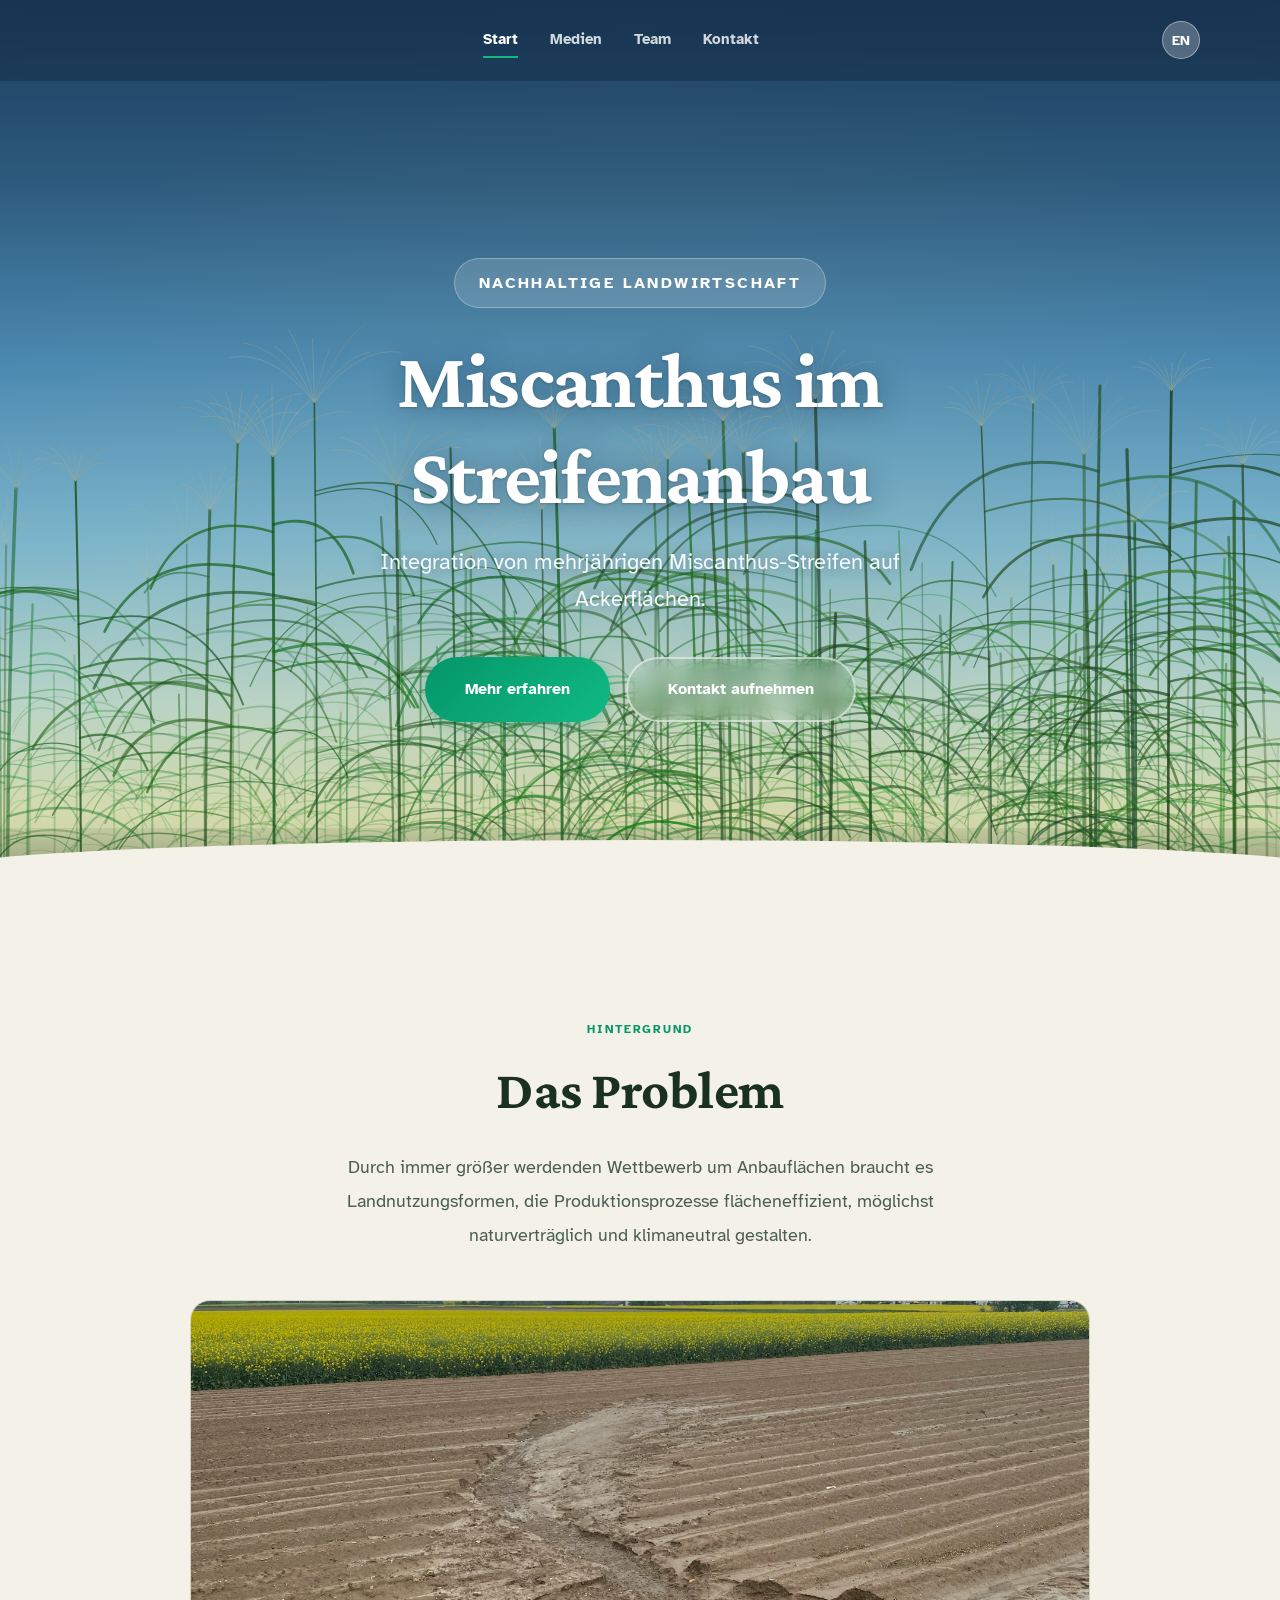
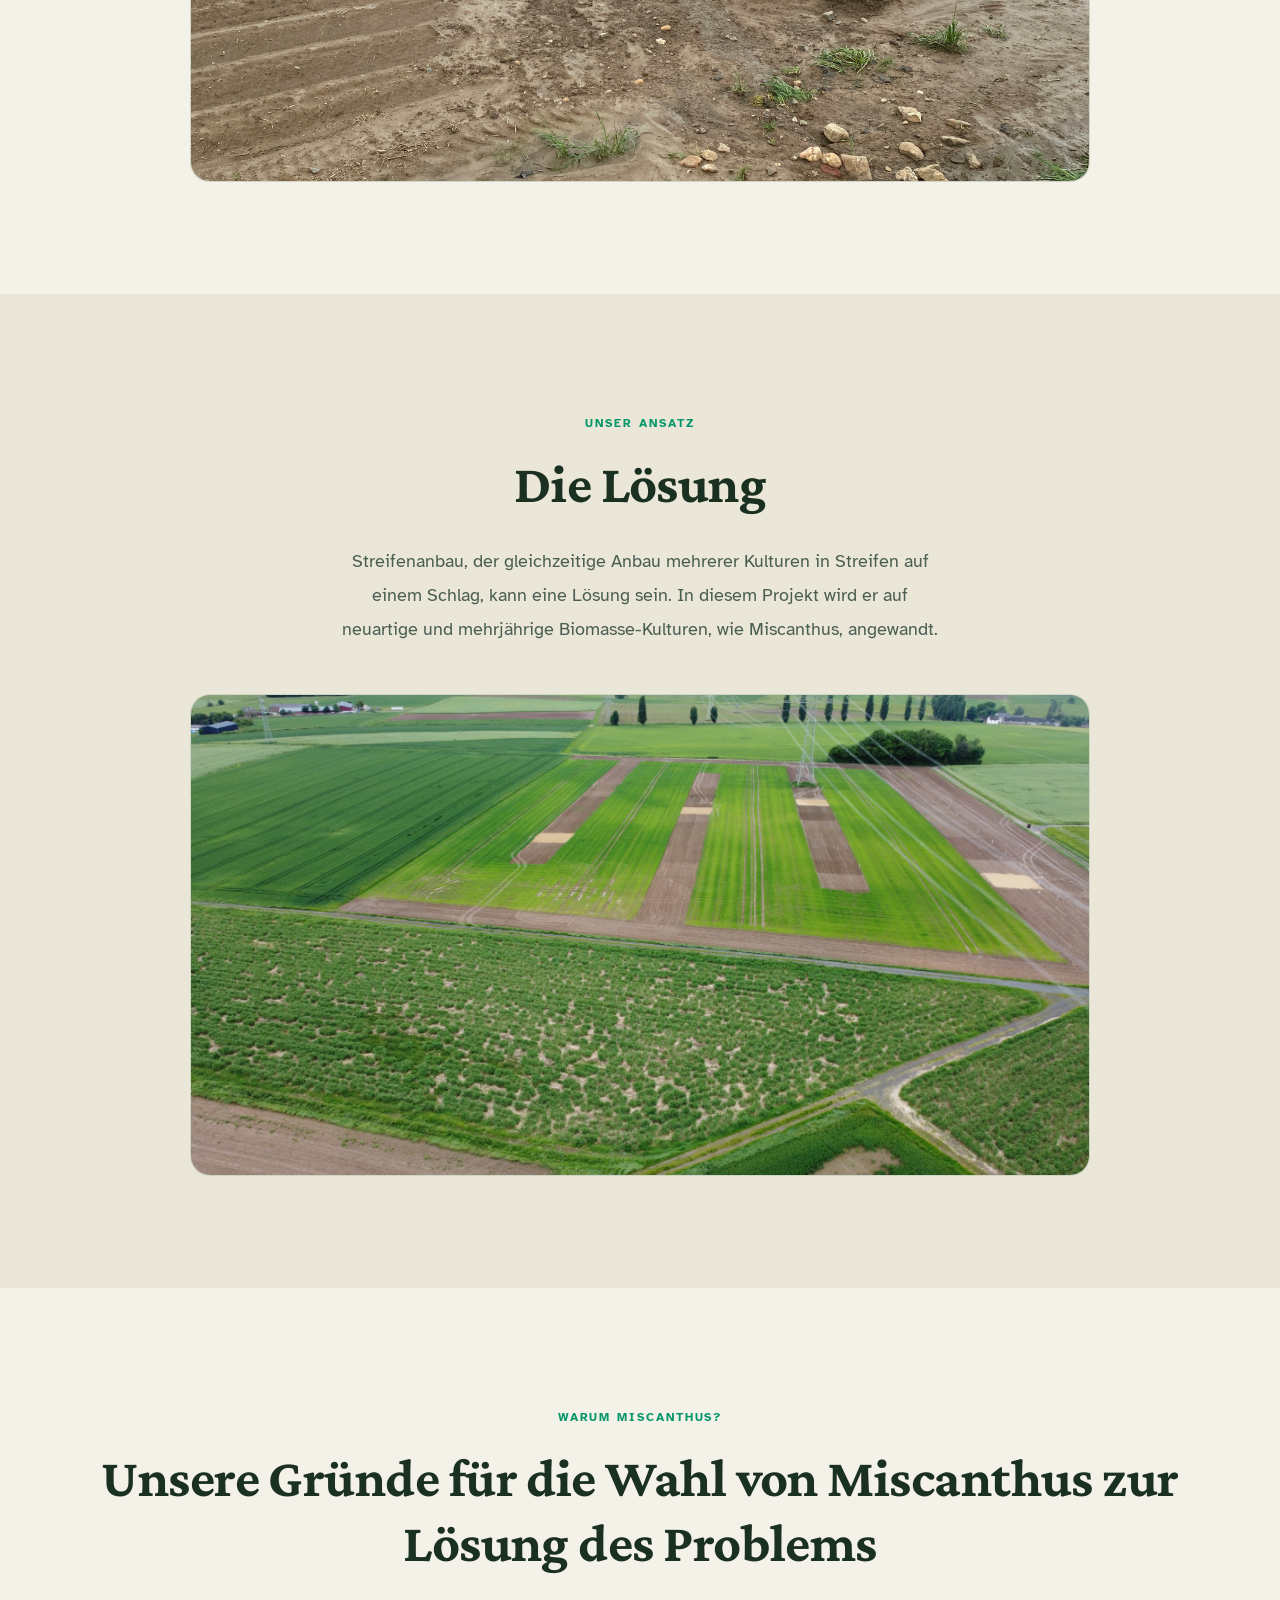
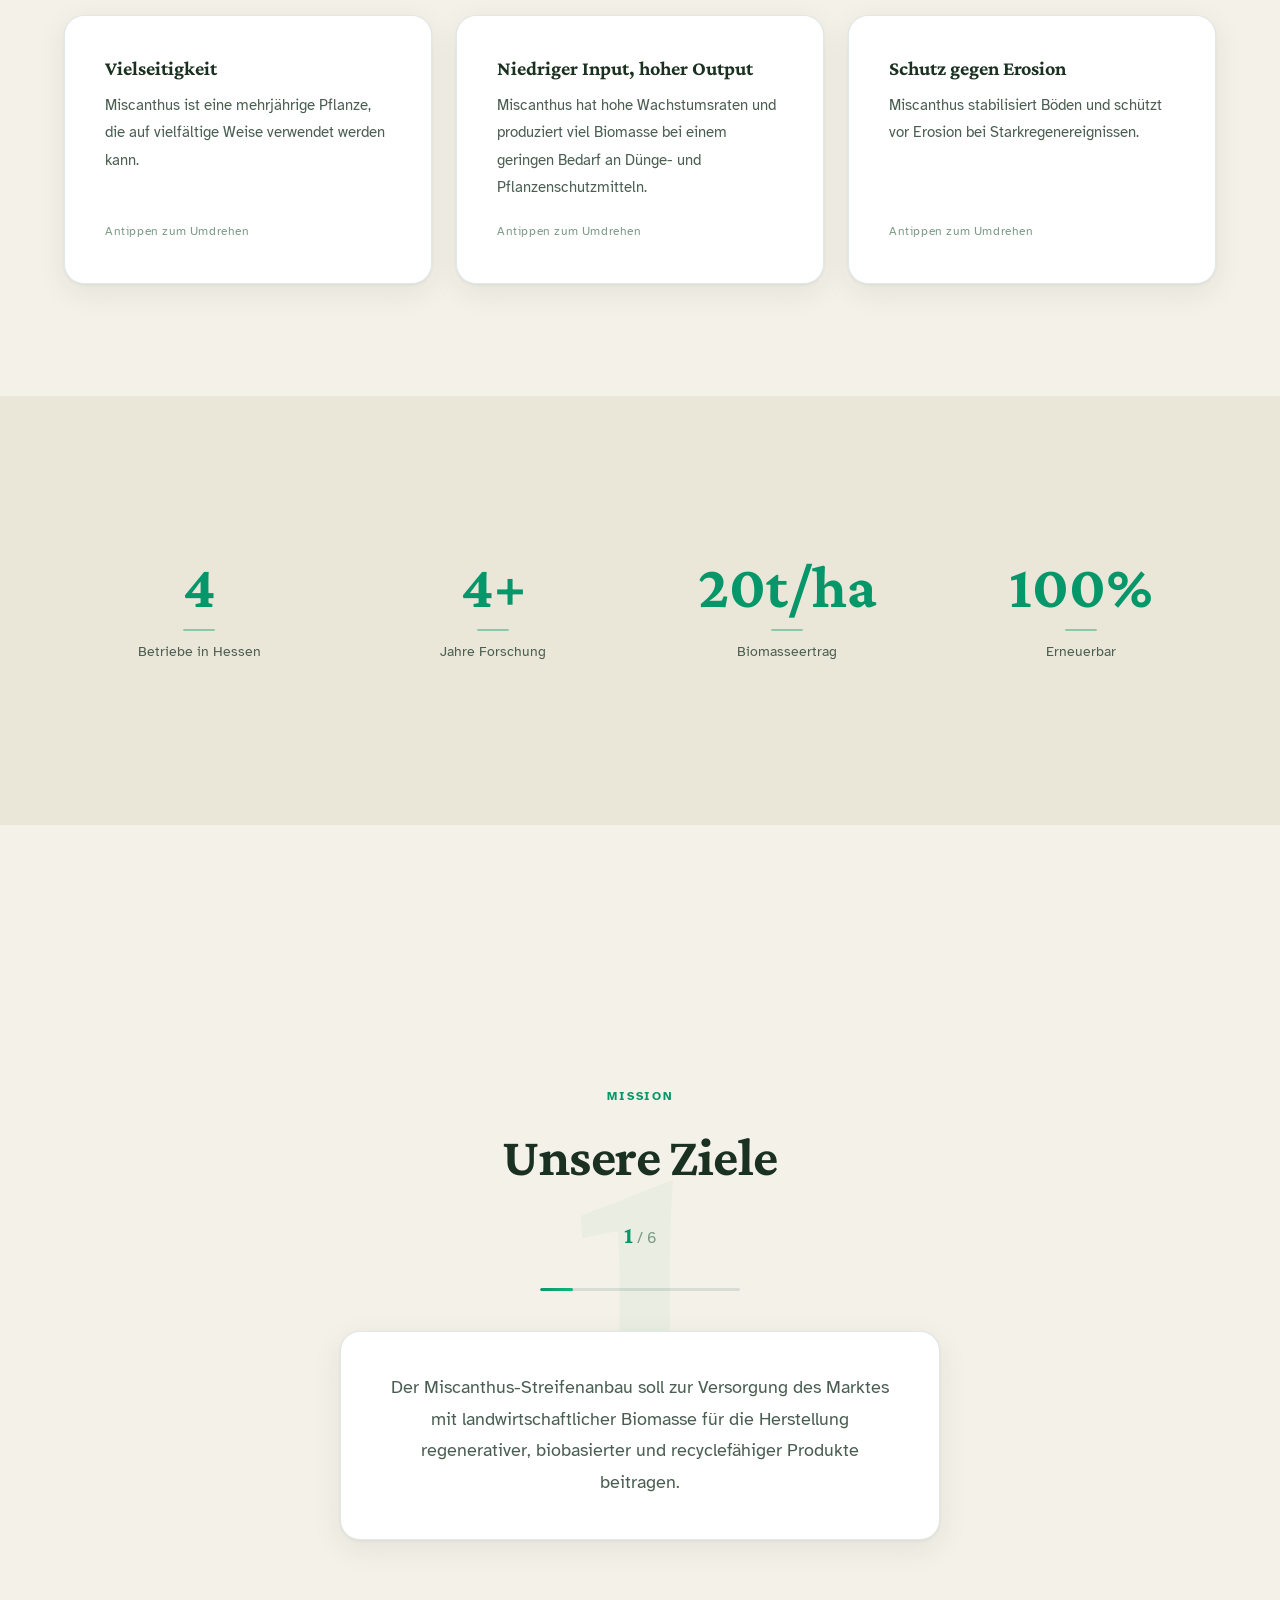
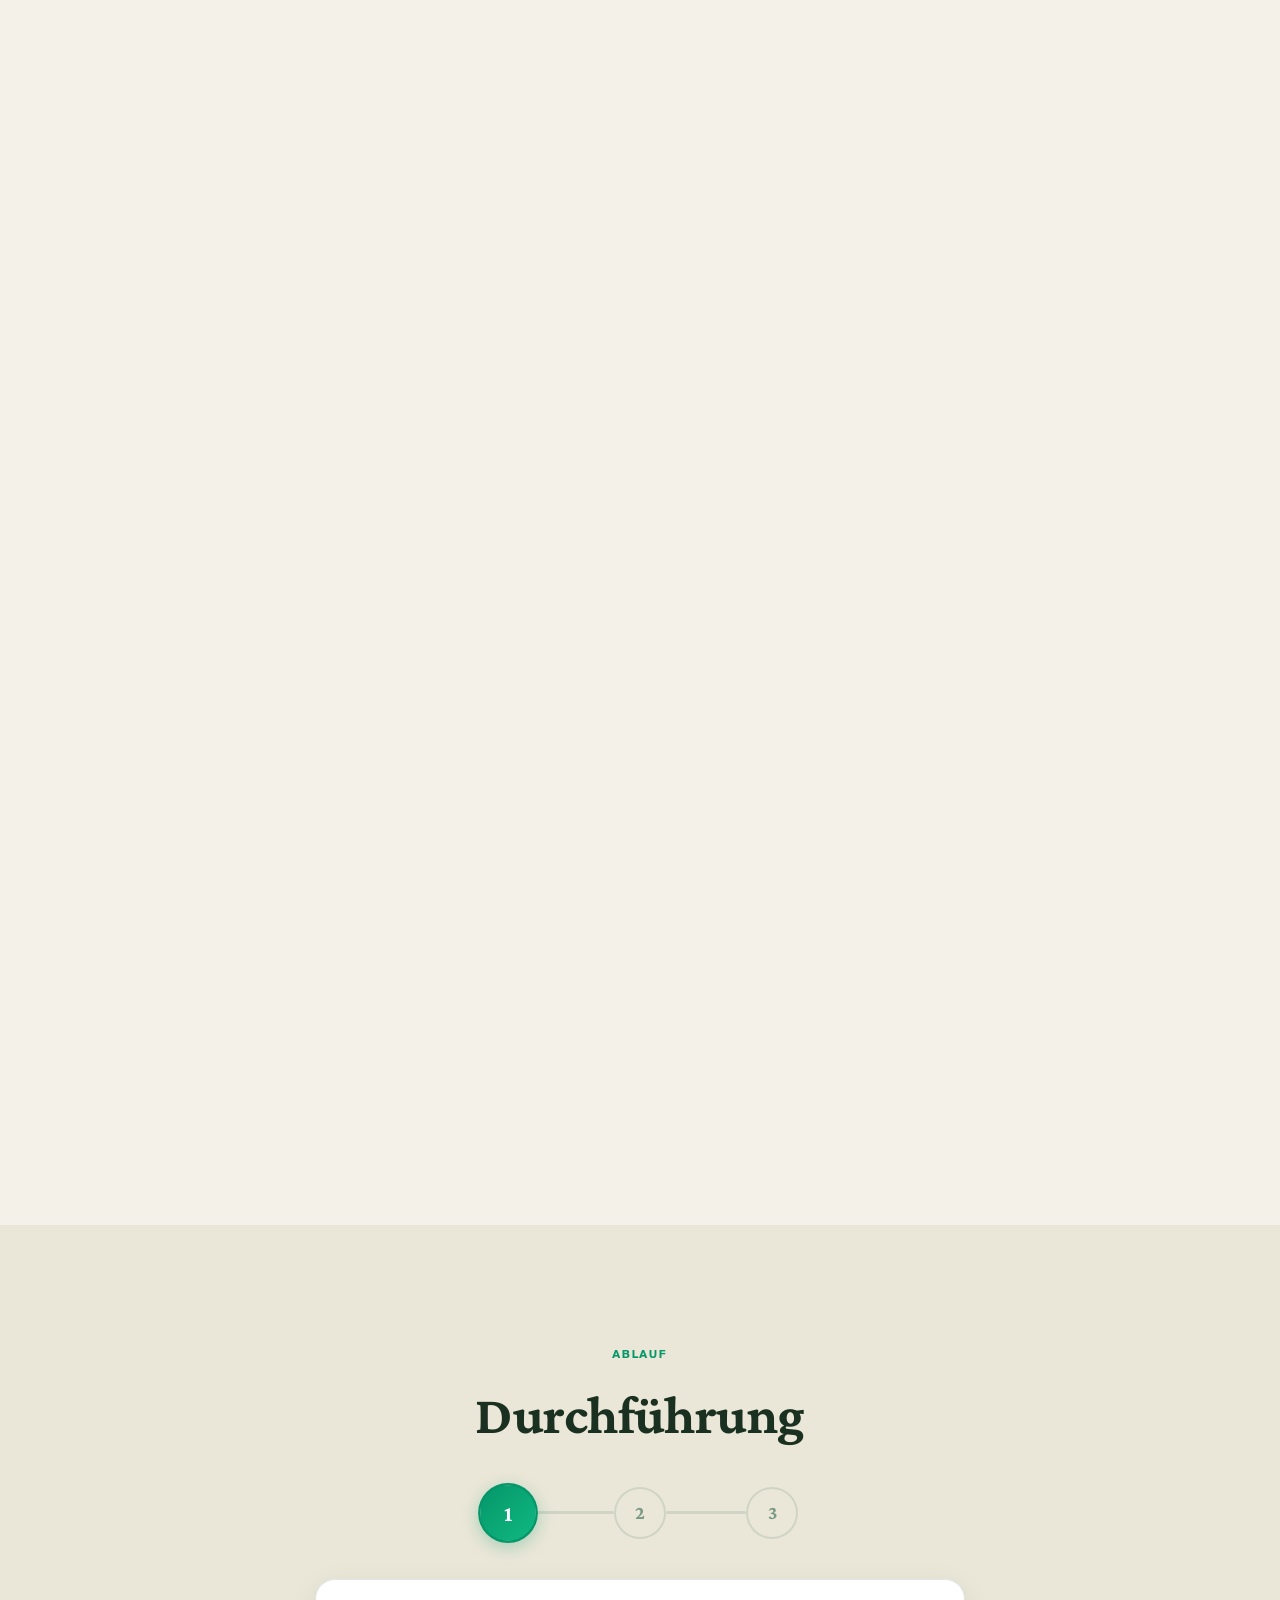
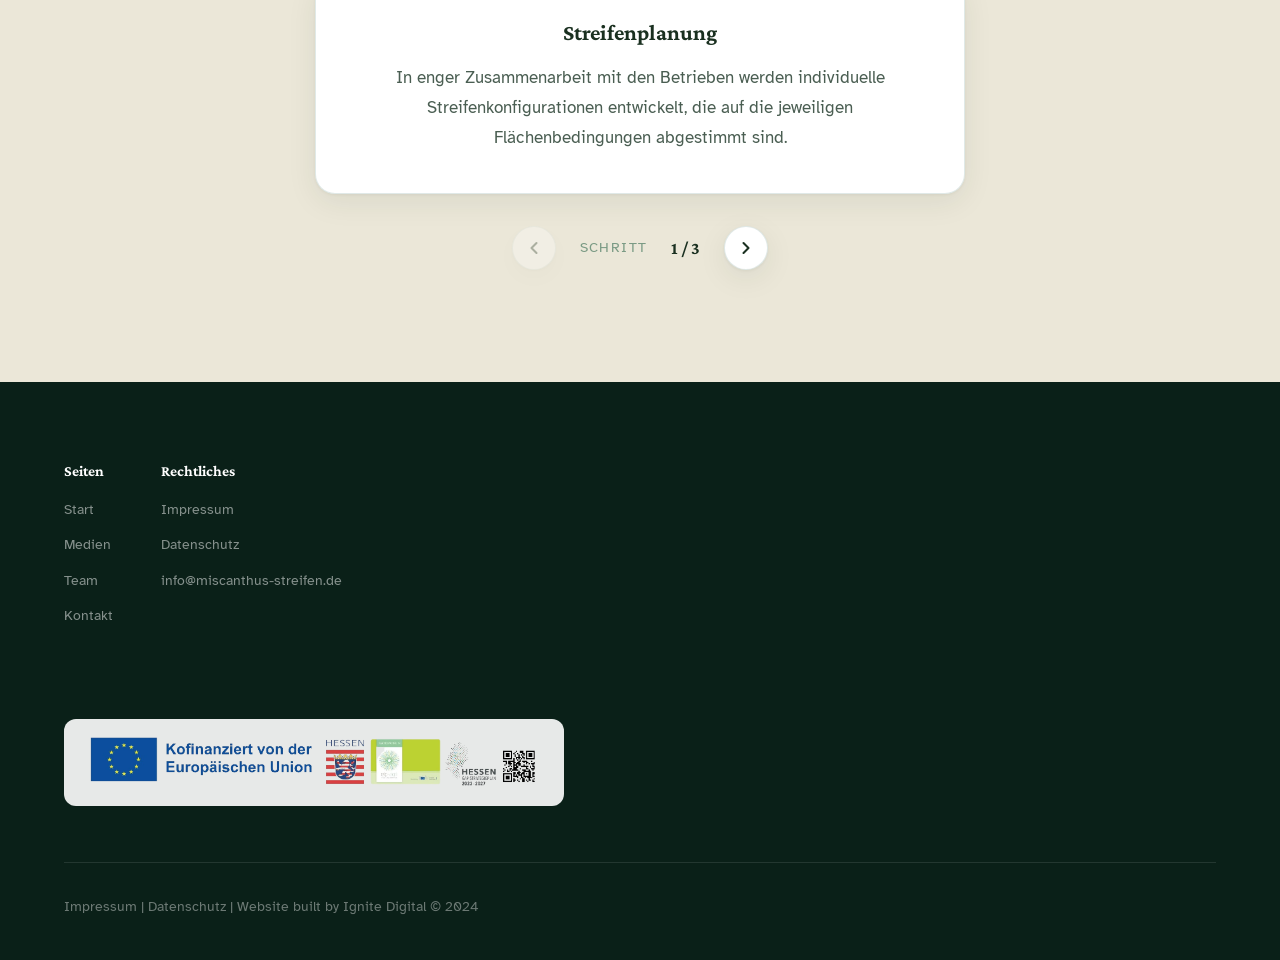
<file: index.html>
<!DOCTYPE html>
<html lang="de" translate="no">
<head>
  <meta charset="UTF-8">
  <meta name="google" content="notranslate">
  <meta name="viewport" content="width=device-width, initial-scale=1.0, viewport-fit=cover">
  <meta name="theme-color" content="#1a3a5c">
  <title>Miscanthus im Streifenanbau</title>
  <meta name="description" content="Ein Forschungsprojekt zur nachhaltigen Biomasseproduktion und zum Schutz landwirtschaftlicher Böden in Hessen.">
  <link rel="preconnect" href="https://fonts.googleapis.com">
  <link rel="preconnect" href="https://fonts.gstatic.com" crossorigin>
  <link href="https://fonts.googleapis.com/css2?family=Crimson+Pro:ital,wght@0,400;0,600;0,700;1,400&family=Atkinson+Hyperlegible:wght@400;700&display=swap" rel="stylesheet">
  <link rel="stylesheet" href="css/style.css">
</head>
<body>

  <!-- ── Navigation ──────────────────────────────────────── -->
  <nav class="navbar navbar--on-hero" id="navbar">
    <div class="navbar__inner">
      <a href="index.html" class="navbar__logo" aria-label="Home"></a>
      <div class="navbar__links" id="navLinks">
        <a href="index.html" class="navbar__link navbar__link--active"
           data-de="Start" data-en="Home">Start</a>
        <a href="medien.html" class="navbar__link"
           data-de="Medien" data-en="Media">Medien</a>
        <a href="team.html" class="navbar__link"
           data-de="Team" data-en="Team">Team</a>
        <a href="contact.html" class="navbar__link"
           data-de="Kontakt" data-en="Contact">Kontakt</a>

      </div>
      <div class="navbar__actions">
        <button class="lang-toggle" id="langToggle" aria-label="Toggle language">EN</button>
        <button class="navbar__hamburger" id="hamburger" aria-label="Menu">
          <span></span><span></span><span></span>
        </button>
      </div>
    </div>
  </nav>

  <!-- ── Hero ────────────────────────────────────────────── -->
  <section class="hero" id="hero">
    <canvas class="hero__canvas" id="heroCanvas"></canvas>
    <div class="hero__overlay"></div>
    <div class="hero__content">
      <span class="hero__label"
            data-de="Nachhaltige Landwirtschaft"
            data-en="Sustainable Agriculture">Nachhaltige Landwirtschaft</span>
      <h1 data-de="Miscanthus im Streifenanbau"
          data-en="Miscanthus Strip Cultivation">Miscanthus im Streifenanbau</h1>
      <p class="hero__subtitle"
         data-de="Integration von mehrjährigen Miscanthus-Streifen auf Ackerflächen."
         data-en="Integration of perennial Miscanthus strips into arable farmland.">Integration von mehrjährigen Miscanthus-Streifen auf Ackerflächen.</p>
      <div class="hero__buttons">
        <a href="#problem" class="btn btn--primary"
           data-de="Mehr erfahren" data-en="Learn More">Mehr erfahren</a>
        <a href="contact.html" class="btn btn--outline"
           data-de="Kontakt aufnehmen" data-en="Get in Touch">Kontakt aufnehmen</a>
      </div>
    </div>
  </section>

  <!-- ── Divider: Hero → Problem ─────────────────────────── -->

  <!-- ── Problem ─────────────────────────────────────────── -->
  <section class="section section--centered" id="problem">
    <div class="container">
      <div class="reveal">
        <span class="section__label"
              data-de="Hintergrund" data-en="Background">Hintergrund</span>
        <h2 class="section__heading"
            data-de="Das Problem" data-en="The Challenge">Das Problem</h2>
        <p class="section__text mx-auto"
           data-de="Durch immer größer werdenden Wettbewerb um Anbauflächen braucht es Landnutzungsformen, die Produktionsprozesse flächeneffizient, möglichst naturverträglich und klimaneutral gestalten."
           data-en="Growing competition for farmland demands land use approaches that make production processes area-efficient, environmentally compatible, and climate-neutral.">Durch immer größer werdenden Wettbewerb um Anbauflächen braucht es Landnutzungsformen, die Produktionsprozesse flächeneffizient, möglichst naturverträglich und klimaneutral gestalten.</p>
        <div class="section__image">
          <img src="images/Problem.avif" alt="Intensiver Ackerbau in Hessen">
        </div>
      </div>
    </div>
  </section>

  <!-- ── Solution ────────────────────────────────────────── -->
  <section class="section section--alt section--centered" id="solution">
    <div class="container">
      <div class="reveal">
        <span class="section__label"
              data-de="Unser Ansatz" data-en="Our Approach">Unser Ansatz</span>
        <h2 class="section__heading"
            data-de="Die Lösung" data-en="The Solution">Die Lösung</h2>
        <p class="section__text mx-auto"
           data-de="Streifenanbau, der gleichzeitige Anbau mehrerer Kulturen in Streifen auf einem Schlag, kann eine Lösung sein. In diesem Projekt wird er auf neuartige und mehrjährige Biomasse-Kulturen, wie Miscanthus, angewandt."
           data-en="Strip cultivation, the simultaneous growing of several crops in strips on a single field, can be part of the solution. In this project, the approach is applied to novel perennial biomass crops such as Miscanthus.">Streifenanbau, der gleichzeitige Anbau mehrerer Kulturen in Streifen auf einem Schlag, kann eine Lösung sein. In diesem Projekt wird er auf neuartige und mehrjährige Biomasse-Kulturen, wie Miscanthus, angewandt.</p>
        <div class="section__image">
          <img src="images/Solution.avif" alt="Miscanthus-Streifenanbau auf Versuchsfläche">
        </div>
      </div>
    </div>
  </section>

  <!-- ── Why Miscanthus ──────────────────────────────────── -->
  <section class="section" id="why">
    <div class="container">
      <div class="text-center reveal">
        <span class="section__label"
              data-de="Warum Miscanthus?" data-en="Why Miscanthus?">Warum Miscanthus?</span>
        <h2 class="section__heading mx-auto"
            data-de="Unsere Gründe für die Wahl von Miscanthus zur Lösung des Problems" data-en="Our reasons for choosing Miscanthus to address the challenge">Unsere Gründe für die Wahl von Miscanthus zur Lösung des Problems</h2>
      </div>
      <div class="grid-3" style="margin-top:2.5rem;">
        <div class="flip-card reveal" data-flippable>
          <div class="flip-card__inner">
            <div class="flip-card__front card">
              <h3 class="card__title"
                  data-de="Vielseitigkeit" data-en="Versatility">Vielseitigkeit</h3>
              <p class="card__text"
                 data-de="Miscanthus ist eine mehrjährige Pflanze, die auf vielfältige Weise verwendet werden kann."
                 data-en="Miscanthus is a perennial plant that can be used in many different ways.">Miscanthus ist eine mehrjährige Pflanze, die auf vielfältige Weise verwendet werden kann.</p>
              <span class="flip-card__hint" data-de="Antippen zum Umdrehen" data-en="Tap to flip">Antippen zum Umdrehen</span>
            </div>
            <div class="flip-card__back">
              <img src="images/card-versatility.avif" alt="Vielseitigkeit"
                   onerror="this.style.display='none';this.nextElementSibling.style.display='flex';">
              <div class="flip-card__back-placeholder" style="display:none;" data-de="Bild folgt" data-en="Image coming soon">Bild folgt</div>
            </div>
          </div>
        </div>
        <div class="flip-card reveal" data-flippable>
          <div class="flip-card__inner">
            <div class="flip-card__front card">
              <h3 class="card__title"
                  data-de="Niedriger Input, hoher Output" data-en="Low Input, High Output">Niedriger Input, hoher Output</h3>
              <p class="card__text"
                 data-de="Miscanthus hat hohe Wachstumsraten und produziert viel Biomasse bei einem geringen Bedarf an Dünge- und Pflanzenschutzmitteln."
                 data-en="Miscanthus has high growth rates and produces large amounts of biomass with low requirements for fertiliser and pesticides.">Miscanthus hat hohe Wachstumsraten und produziert viel Biomasse bei einem geringen Bedarf an Dünge- und Pflanzenschutzmitteln.</p>
              <span class="flip-card__hint" data-de="Antippen zum Umdrehen" data-en="Tap to flip">Antippen zum Umdrehen</span>
            </div>
            <div class="flip-card__back">
              <img src="images/card-output.avif" alt="Niedriger Input, hoher Output"
                   onerror="this.style.display='none';this.nextElementSibling.style.display='flex';">
              <div class="flip-card__back-placeholder" style="display:none;" data-de="Bild folgt" data-en="Image coming soon">Bild folgt</div>
            </div>
          </div>
        </div>
        <div class="flip-card reveal" data-flippable>
          <div class="flip-card__inner">
            <div class="flip-card__front card">
              <h3 class="card__title"
                  data-de="Schutz gegen Erosion" data-en="Erosion Protection">Schutz gegen Erosion</h3>
              <p class="card__text"
                 data-de="Miscanthus stabilisiert Böden und schützt vor Erosion bei Starkregenereignissen."
                 data-en="Miscanthus stabilises soils and protects against erosion during heavy rainfall events.">Miscanthus stabilisiert Böden und schützt vor Erosion bei Starkregenereignissen.</p>
              <span class="flip-card__hint" data-de="Antippen zum Umdrehen" data-en="Tap to flip">Antippen zum Umdrehen</span>
            </div>
            <div class="flip-card__back">
              <img src="images/card-erosion.avif" alt="Schutz gegen Erosion"
                   onerror="this.style.display='none';this.nextElementSibling.style.display='flex';">
              <div class="flip-card__back-placeholder" style="display:none;" data-de="Bild folgt" data-en="Image coming soon">Bild folgt</div>
            </div>
          </div>
        </div>
      </div>
    </div>
  </section>

  <!-- ── Stats ───────────────────────────────────────────── -->
  <section class="section section--alt">
    <div class="container">
      <div class="stats reveal">
        <div class="stat">
          <div class="stat__number" data-count="4">0</div>
          <div class="stat__label"
               data-de="Betriebe in Hessen" data-en="Farms in Hesse">Betriebe in Hessen</div>
        </div>
        <div class="stat">
          <div class="stat__number" data-count="4" data-suffix="+">0</div>
          <div class="stat__label"
               data-de="Jahre Forschung" data-en="Years of Research">Jahre Forschung</div>
        </div>
        <div class="stat">
          <div class="stat__number" data-count="20" data-suffix="t/ha">0</div>
          <div class="stat__label"
               data-de="Biomasseertrag" data-en="Biomass Yield">Biomasseertrag</div>
        </div>
        <div class="stat">
          <div class="stat__number" data-count="100" data-suffix="%">0</div>
          <div class="stat__label"
               data-de="Erneuerbar" data-en="Renewable">Erneuerbar</div>
        </div>
      </div>
    </div>
  </section>

  <!-- ── Divider: Stats → Goals ──────────────────────────── -->

  <!-- ── Goals (Sticky Scroll) ────────────────────────────── -->
  <div class="goals-scroll" id="goalsScroll">
    <div class="goals-scroll__sticky">
      <div class="goals-scroll__header">
        <span class="section__label" data-de="Mission" data-en="Mission">Mission</span>
        <h2 class="section__heading" data-de="Unsere Ziele" data-en="Our Goals">Unsere Ziele</h2>
      </div>
      <div class="goals-scroll__counter">
        <span class="goals-scroll__current" id="goalCurrent">1</span>
        <span class="goals-scroll__total">/ 6</span>
      </div>
      <div class="goals-scroll__bg-number" id="goalBgNumber">1</div>
      <div class="goals-scroll__progress">
        <div class="goals-scroll__progress-bar" id="goalProgressBar"></div>
      </div>
      <div class="goals-scroll__card-area">
        <div class="goals-scroll__card" data-goal="0">
          <p data-de="Der Miscanthus-Streifenanbau soll zur Versorgung des Marktes mit landwirtschaftlicher Biomasse für die Herstellung regenerativer, biobasierter und recyclefähiger Produkte beitragen."
             data-en="Miscanthus strip cultivation is to contribute to supplying the market with agricultural biomass for the production of regenerative, bio-based, and recyclable products.">Der Miscanthus-Streifenanbau soll zur Versorgung des Marktes mit landwirtschaftlicher Biomasse für die Herstellung regenerativer, biobasierter und recyclefähiger Produkte beitragen.</p>
        </div>
        <div class="goals-scroll__card" data-goal="1">
          <p data-de="Der Einfluss des mehrjährigen Miscanthus-Streifenanbaus auf die benachbarten Ackerflächen wird untersucht, statistisch bewertet und auf gegenseitige Wechselwirkungen und Kompatibilität geprüft."
             data-en="The influence of perennial Miscanthus strip cultivation on adjacent arable land is investigated, statistically assessed, and examined for mutual interactions and compatibility.">Der Einfluss des mehrjährigen Miscanthus-Streifenanbaus auf die benachbarten Ackerflächen wird untersucht, statistisch bewertet und auf gegenseitige Wechselwirkungen und Kompatibilität geprüft.</p>
        </div>
        <div class="goals-scroll__card" data-goal="2">
          <p data-de="Der Einfluss des Miscanthus Streifenanbaus auf Faktoren wie Bodenerosion, Bodenstruktur, Kohlenstoff und Stickstoffgehalt des Bodens sowie dessen Auswirkungen auf die Biodiversität werden untersucht und bewertet."
             data-en="The influence of Miscanthus strip cultivation on factors such as soil erosion, soil structure, carbon and nitrogen content, and its effects on biodiversity are investigated and assessed.">Der Einfluss des Miscanthus Streifenanbaus auf Faktoren wie Bodenerosion, Bodenstruktur, Kohlenstoff und Stickstoffgehalt des Bodens sowie dessen Auswirkungen auf die Biodiversität werden untersucht und bewertet.</p>
        </div>
        <div class="goals-scroll__card" data-goal="3">
          <p data-de="Wir wollen Strategien entwickeln, wie die nachhaltige Biomasseproduktion über Miscanthus-Streifenanbau effizient und effektiv in bewährte Fruchtfolgen integriert werden kann. Die in Hessen gewonnene Erkenntnisse sollen dann auch auf andere Bundesländer übertragbar sein."
             data-en="We aim to develop strategies for integrating sustainable biomass production through Miscanthus strip cultivation into established crop rotations. Findings from Hesse are to be transferable to other federal states.">Wir wollen Strategien entwickeln, wie die nachhaltige Biomasseproduktion über Miscanthus-Streifenanbau effizient und effektiv in bewährte Fruchtfolgen integriert werden kann. Die in Hessen gewonnene Erkenntnisse sollen dann auch auf andere Bundesländer übertragbar sein.</p>
        </div>
        <div class="goals-scroll__card" data-goal="4">
          <p data-de="Potenzielle Absatzmärkte für innovative, langlebige Miscanthus-Produkte sollen weiter untersucht und erschlossen werden. Ziel ist es, monetäre Anreize für Landwirtinnen und Landwirte zu schaffen. Langfristig soll eine regionale Miscanthus-Wertschöpfungskette entstehen."
             data-en="Potential sales markets for innovative, durable Miscanthus products are to be investigated. The aim is to create monetary incentives for farmers. In the long term, a regional Miscanthus value chain is to be established.">Potenzielle Absatzmärkte für innovative, langlebige Miscanthus-Produkte sollen weiter untersucht und erschlossen werden. Ziel ist es, monetäre Anreize für Landwirtinnen und Landwirte zu schaffen. Langfristig soll eine regionale Miscanthus-Wertschöpfungskette entstehen.</p>
        </div>
        <div class="goals-scroll__card" data-goal="5">
          <p data-de="Streifenanbau, also gleichzeitiger Anbau von mehreren Kulturen auf demselben Schlag in wechselnden Streifen. Dies soll auf neuartige, mehrjährige Biomasse-Kulturen, wie Miscanthus, ausgeweitet werden."
             data-en="Strip cultivation, the simultaneous growing of multiple crops on the same field in alternating strips, is to be extended to novel perennial biomass crops such as Miscanthus.">Streifenanbau, also gleichzeitiger Anbau von mehreren Kulturen auf demselben Schlag in wechselnden Streifen. Dies soll auf neuartige, mehrjährige Biomasse-Kulturen, wie Miscanthus, ausgeweitet werden.</p>
        </div>
      </div>
    </div>
  </div>

  <!-- ── Divider: Goals → How It Works ───────────────────── -->

  <!-- ── How It Works ────────────────────────────────────── -->
  <section class="section section--alt" id="how">
    <div class="container">
      <div class="text-center reveal">
        <span class="section__label"
              data-de="Ablauf" data-en="Process">Ablauf</span>
        <h2 class="section__heading mx-auto"
            data-de="Durchführung" data-en="How It Works">Durchführung</h2>
      </div>
      <!-- Step indicators -->
      <div class="step-slider" id="stepSlider" style="margin-top:2.5rem;">
        <div class="step-slider__indicators">
          <button class="step-slider__dot active" data-step="0">1</button>
          <div class="step-slider__line"><div class="step-slider__line-fill" id="stepLineFill"></div></div>
          <button class="step-slider__dot" data-step="1">2</button>
          <div class="step-slider__line"><div class="step-slider__line-fill"></div></div>
          <button class="step-slider__dot" data-step="2">3</button>
        </div>

        <!-- Step content cards -->
        <div class="step-slider__content">
          <div class="step-slider__card active" data-step="0">
            <h3 data-de="Streifenplanung" data-en="Plan the Strips">Streifenplanung</h3>
            <p data-de="In enger Zusammenarbeit mit den Betrieben werden individuelle Streifenkonfigurationen entwickelt, die auf die jeweiligen Flächenbedingungen abgestimmt sind."
               data-en="In close collaboration with each farm, individual strip configurations are developed and tailored to the specific field conditions.">In enger Zusammenarbeit mit den Betrieben werden individuelle Streifenkonfigurationen entwickelt, die auf die jeweiligen Flächenbedingungen abgestimmt sind.</p>
          </div>
          <div class="step-slider__card" data-step="1">
            <h3 data-de="Anlage auf vier Betrieben" data-en="Establishment on Four Farms">Anlage auf vier Betrieben</h3>
            <p data-de="Die Versuchsflächen werden auf vier hessischen Betrieben angelegt. Rhizome werden maschinell gepflanzt; im ersten Jahr ist Wuchs von 1–2 m zu erwarten."
               data-en="Trial plots are established on four farms in Hesse. Rhizomes are planted mechanically; growth of 1–2 m is expected in the first season.">Die Versuchsflächen werden auf vier hessischen Betrieben angelegt. Rhizome werden maschinell gepflanzt; im ersten Jahr ist Wuchs von 1–2 m zu erwarten.</p>
          </div>
          <div class="step-slider__card" data-step="2">
            <h3 data-de="Datenerhebung und Auswertung" data-en="Data Collection and Evaluation">Datenerhebung und Auswertung</h3>
            <p data-de="Über nahezu vier Jahre werden Daten zu Bodengesundheit, Biodiversität und Ertragsentwicklung erhoben, modelliert und ausgewertet."
               data-en="Over nearly four years, data on soil health, biodiversity, and yield development are collected, modelled, and evaluated.">Über nahezu vier Jahre werden Daten zu Bodengesundheit, Biodiversität und Ertragsentwicklung erhoben, modelliert und ausgewertet.</p>
          </div>
        </div>

        <!-- Nav arrows -->
        <div class="step-slider__nav">
          <button class="step-slider__arrow" id="stepPrev" disabled aria-label="Previous">
            <svg width="20" height="20" viewBox="0 0 24 24" fill="none" stroke="currentColor" stroke-width="2.5" stroke-linecap="round" stroke-linejoin="round"><polyline points="15 18 9 12 15 6"/></svg>
          </button>
          <span class="step-slider__label" id="stepLabel" data-de="Schritt" data-en="Step">Schritt</span>
          <span class="step-slider__count"><span id="stepCurrent">1</span> / 3</span>
          <button class="step-slider__arrow" id="stepNext" aria-label="Next">
            <svg width="20" height="20" viewBox="0 0 24 24" fill="none" stroke="currentColor" stroke-width="2.5" stroke-linecap="round" stroke-linejoin="round"><polyline points="9 18 15 12 9 6"/></svg>
          </button>
        </div>
      </div>
    </div>
  </section>

  <!-- ── Divider: How It Works → Footer ──────────────────── -->

  <!-- ── Footer ──────────────────────────────────────────── -->
  <footer class="footer">
    <div class="footer__inner">
      <div class="footer__top">
        <div class="footer__nav">
          <div class="footer__nav-group">
            <h4 data-de="Seiten" data-en="Pages">Seiten</h4>
            <a href="index.html" data-de="Start" data-en="Home">Start</a>
            <a href="medien.html" data-de="Medien" data-en="Media">Medien</a>
            <a href="team.html" data-de="Team" data-en="Team">Team</a>
            <a href="contact.html" data-de="Kontakt" data-en="Contact">Kontakt</a>
          </div>
          <div class="footer__nav-group">
            <h4 data-de="Rechtliches" data-en="Legal">Rechtliches</h4>
            <a href="impressum.html">Impressum</a>
            <a href="datenschutz.html" data-de="Datenschutz" data-en="Privacy Policy">Datenschutz</a>
            <a href="mailto:info@miscanthus-streifen.de">info@miscanthus-streifen.de</a>
          </div>
        </div>
      </div>
      <div class="footer__funding">
        <img src="images/eu-banner.webp" alt="Kofinanziert von der Europäischen Union, Land Hessen, EIP-AGRI, Hessen GAP Strategieplan 2023-2027">
      </div>
      <div class="footer__bottom">
        <span><a href="impressum.html" style="color:inherit;">Impressum</a> | <a href="datenschutz.html" style="color:inherit;" data-de="Datenschutz" data-en="Privacy">Datenschutz</a> | Website built by Ignite Digital &copy; 2024</span>
      </div>
    </div>
  </footer>

  <script src="js/main.js"></script>
</body>
</html>
</file>
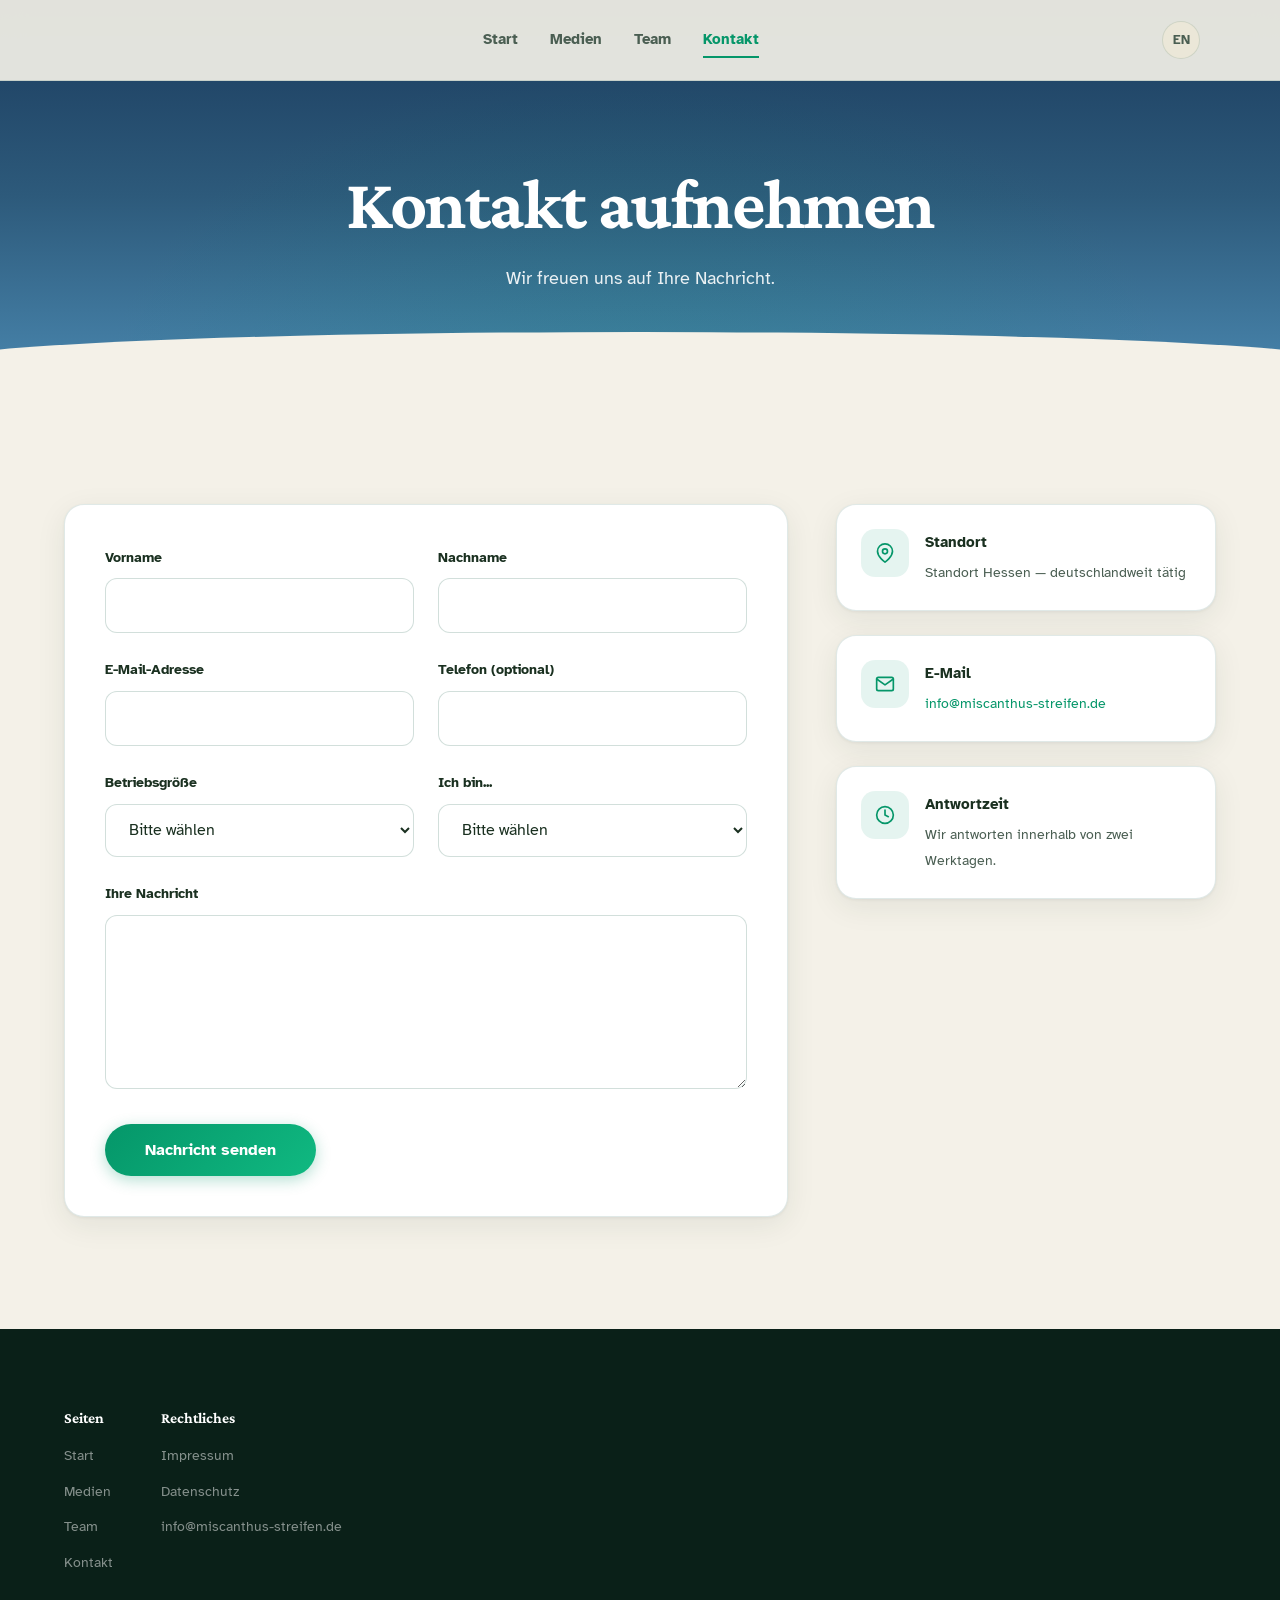
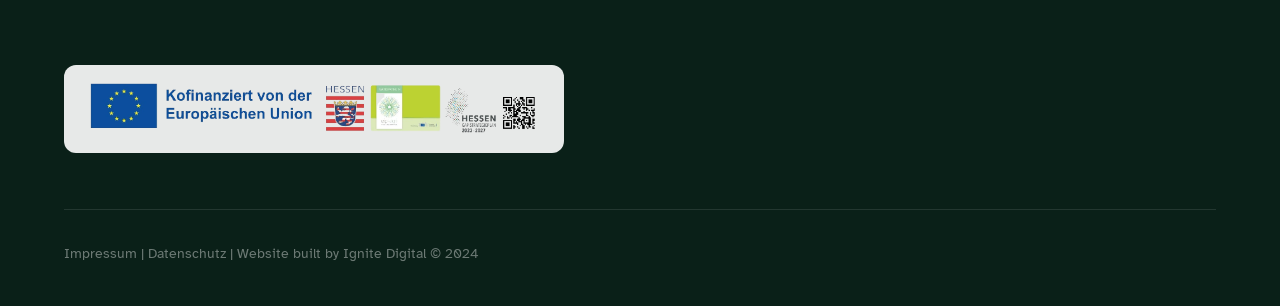
<file: contact.html>
<!DOCTYPE html>
<html lang="de" translate="no">
<head>
  <meta charset="UTF-8">
  <meta name="google" content="notranslate">
  <meta name="viewport" content="width=device-width, initial-scale=1.0, viewport-fit=cover">
  <meta name="theme-color" content="#0a2018">
  <title>Kontakt - Miscanthus im Streifenanbau</title>
  <meta name="description" content="Kontaktieren Sie das Miscanthus-Forschungsteam in Hessen.">
  <link rel="preconnect" href="https://fonts.googleapis.com">
  <link rel="preconnect" href="https://fonts.gstatic.com" crossorigin>
  <link href="https://fonts.googleapis.com/css2?family=Crimson+Pro:ital,wght@0,400;0,600;0,700;1,400&family=Atkinson+Hyperlegible:wght@400;700&display=swap" rel="stylesheet">
  <link rel="stylesheet" href="css/style.css">
</head>
<body>

  <!-- ── Navigation ──────────────────────────────────────── -->
  <nav class="navbar" id="navbar">
    <div class="navbar__inner">
      <a href="index.html" class="navbar__logo" aria-label="Home"></a>
      <div class="navbar__links" id="navLinks">
        <a href="index.html" class="navbar__link"
           data-de="Start" data-en="Home">Start</a>
        <a href="medien.html" class="navbar__link"
           data-de="Medien" data-en="Media">Medien</a>
        <a href="team.html" class="navbar__link"
           data-de="Team" data-en="Team">Team</a>
        <a href="contact.html" class="navbar__link navbar__link--active"
           data-de="Kontakt" data-en="Contact">Kontakt</a>

      </div>
      <div class="navbar__actions">
        <button class="lang-toggle" id="langToggle" aria-label="Toggle language">EN</button>
        <button class="navbar__hamburger" id="hamburger" aria-label="Menu">
          <span></span><span></span><span></span>
        </button>
      </div>
    </div>
  </nav>

  <!-- ── Page Hero ───────────────────────────────────────── -->
  <section class="page-hero">
    <div class="container">
      <h1 data-de="Kontakt aufnehmen" data-en="Get in Touch">Kontakt aufnehmen</h1>
      <p data-de="Wir freuen uns auf Ihre Nachricht." data-en="We look forward to hearing from you.">Wir freuen uns auf Ihre Nachricht.</p>
    </div>
  </section>


  <!-- ── Contact Section ─────────────────────────────────── -->
  <section class="section">
    <div class="container">
      <div class="contact-grid">
        <!-- Form -->
        <div class="contact-form-card">
        <form id="contactForm" novalidate>
          <div class="form-row">
            <div class="form-group">
              <label class="form-label" for="firstName"
                     data-de="Vorname" data-en="First name">Vorname</label>
              <input class="form-input" type="text" id="firstName" name="firstName" required>
            </div>
            <div class="form-group">
              <label class="form-label" for="lastName"
                     data-de="Nachname" data-en="Last name">Nachname</label>
              <input class="form-input" type="text" id="lastName" name="lastName" required>
            </div>
          </div>

          <div class="form-row">
            <div class="form-group">
              <label class="form-label" for="email"
                     data-de="E-Mail-Adresse" data-en="Email address">E-Mail-Adresse</label>
              <input class="form-input" type="email" id="email" name="email" required>
            </div>
            <div class="form-group">
              <label class="form-label" for="phone"
                     data-de="Telefon (optional)" data-en="Phone (optional)">Telefon (optional)</label>
              <input class="form-input" type="tel" id="phone" name="phone">
            </div>
          </div>

          <div class="form-row">
            <div class="form-group">
              <label class="form-label" for="farmSize"
                     data-de="Betriebsgröße" data-en="Farm size">Betriebsgröße</label>
              <select class="form-select" id="farmSize" name="farmSize">
                <option value="" data-de="Bitte wählen" data-en="Please select">Bitte wählen</option>
                <option value="under50" data-de="Unter 50 ha" data-en="Under 50 ha">Unter 50 ha</option>
                <option value="50-150" data-de="50–150 ha" data-en="50–150 ha">50–150 ha</option>
                <option value="150-500" data-de="150–500 ha" data-en="150–500 ha">150–500 ha</option>
                <option value="over500" data-de="Über 500 ha" data-en="Over 500 ha">Über 500 ha</option>
              </select>
            </div>
            <div class="form-group">
              <label class="form-label" for="role"
                     data-de="Ich bin..." data-en="I am...">Ich bin...</label>
              <select class="form-select" id="role" name="role">
                <option value="" data-de="Bitte wählen" data-en="Please select">Bitte wählen</option>
                <option value="farmer" data-de="Landwirt" data-en="Farmer">Landwirt</option>
                <option value="researcher" data-de="Forscher" data-en="Researcher">Forscher</option>
                <option value="press" data-de="Presse" data-en="Press">Presse</option>
                <option value="buyer" data-de="Biomasseabnehmer" data-en="Biomass buyer">Biomasseabnehmer</option>
                <option value="other" data-de="Sonstiges" data-en="Other">Sonstiges</option>
              </select>
            </div>
          </div>

          <div class="form-group">
            <label class="form-label" for="message"
                   data-de="Ihre Nachricht" data-en="Your message">Ihre Nachricht</label>
            <textarea class="form-textarea" id="message" name="message" rows="6" required></textarea>
          </div>

          <button type="submit" class="btn btn--primary"
                  data-de="Nachricht senden" data-en="Send Message">Nachricht senden</button>

          <div class="admin-success" id="formSuccess"
               data-de="Vielen Dank! Ihre Nachricht wurde gesendet."
               data-en="Thank you! Your message has been sent.">Vielen Dank! Ihre Nachricht wurde gesendet.</div>
        </form>
        </div>

        <!-- Contact Info Sidebar -->
        <div class="contact-info">
          <div class="contact-info-card">
            <div class="contact-info-card__icon"><svg width="20" height="20" viewBox="0 0 24 24" fill="none" stroke="currentColor" stroke-width="2" stroke-linecap="round" stroke-linejoin="round"><path d="M21 10c0 7-9 13-9 13s-9-6-9-13a9 9 0 0 1 18 0z"/><circle cx="12" cy="10" r="3"/></svg></div>
            <div>
              <div class="contact-info-card__title"
                   data-de="Standort" data-en="Location">Standort</div>
              <div class="contact-info-card__text"
                   data-de="Standort Hessen &mdash; deutschlandweit tätig"
                   data-en="Based in Hesse &mdash; operating across Germany">Standort Hessen &mdash; deutschlandweit tätig</div>
            </div>
          </div>
          <div class="contact-info-card">
            <div class="contact-info-card__icon"><svg width="20" height="20" viewBox="0 0 24 24" fill="none" stroke="currentColor" stroke-width="2" stroke-linecap="round" stroke-linejoin="round"><path d="M4 4h16c1.1 0 2 .9 2 2v12c0 1.1-.9 2-2 2H4c-1.1 0-2-.9-2-2V6c0-1.1.9-2 2-2z"/><polyline points="22,6 12,13 2,6"/></svg></div>
            <div>
              <div class="contact-info-card__title">E-Mail</div>
              <div class="contact-info-card__text">
                <a href="mailto:info@miscanthus-streifen.de">info@miscanthus-streifen.de</a>
              </div>
            </div>
          </div>
          <div class="contact-info-card">
            <div class="contact-info-card__icon"><svg width="20" height="20" viewBox="0 0 24 24" fill="none" stroke="currentColor" stroke-width="2" stroke-linecap="round" stroke-linejoin="round"><circle cx="12" cy="12" r="10"/><polyline points="12 6 12 12 16 14"/></svg></div>
            <div>
              <div class="contact-info-card__title"
                   data-de="Antwortzeit" data-en="Response Time">Antwortzeit</div>
              <div class="contact-info-card__text"
                   data-de="Wir antworten innerhalb von zwei Werktagen."
                   data-en="We respond within two working days.">Wir antworten innerhalb von zwei Werktagen.</div>
            </div>
          </div>
        </div>
      </div>
    </div>
  </section>


  <!-- ── Footer ──────────────────────────────────────────── -->
  <footer class="footer">
    <div class="footer__inner">
      <div class="footer__top">
        <div class="footer__nav">
          <div class="footer__nav-group">
            <h4 data-de="Seiten" data-en="Pages">Seiten</h4>
            <a href="index.html" data-de="Start" data-en="Home">Start</a>
            <a href="medien.html" data-de="Medien" data-en="Media">Medien</a>
            <a href="team.html" data-de="Team" data-en="Team">Team</a>
            <a href="contact.html" data-de="Kontakt" data-en="Contact">Kontakt</a>
          </div>
          <div class="footer__nav-group">
            <h4 data-de="Rechtliches" data-en="Legal">Rechtliches</h4>
            <a href="impressum.html">Impressum</a>
            <a href="datenschutz.html" data-de="Datenschutz" data-en="Privacy Policy">Datenschutz</a>
            <a href="mailto:info@miscanthus-streifen.de">info@miscanthus-streifen.de</a>
          </div>
        </div>
      </div>
      <div class="footer__funding">
        <img src="images/eu-banner.webp" alt="Kofinanziert von der Europäischen Union, Land Hessen, EIP-AGRI, Hessen GAP Strategieplan 2023-2027">
      </div>
      <div class="footer__bottom">
        <span><a href="impressum.html" style="color:inherit;">Impressum</a> | <a href="datenschutz.html" style="color:inherit;" data-de="Datenschutz" data-en="Privacy">Datenschutz</a> | Website built by Ignite Digital &copy; 2024</span>
      </div>
    </div>
  </footer>

  <script src="js/main.js"></script>
</body>
</html>
</file>
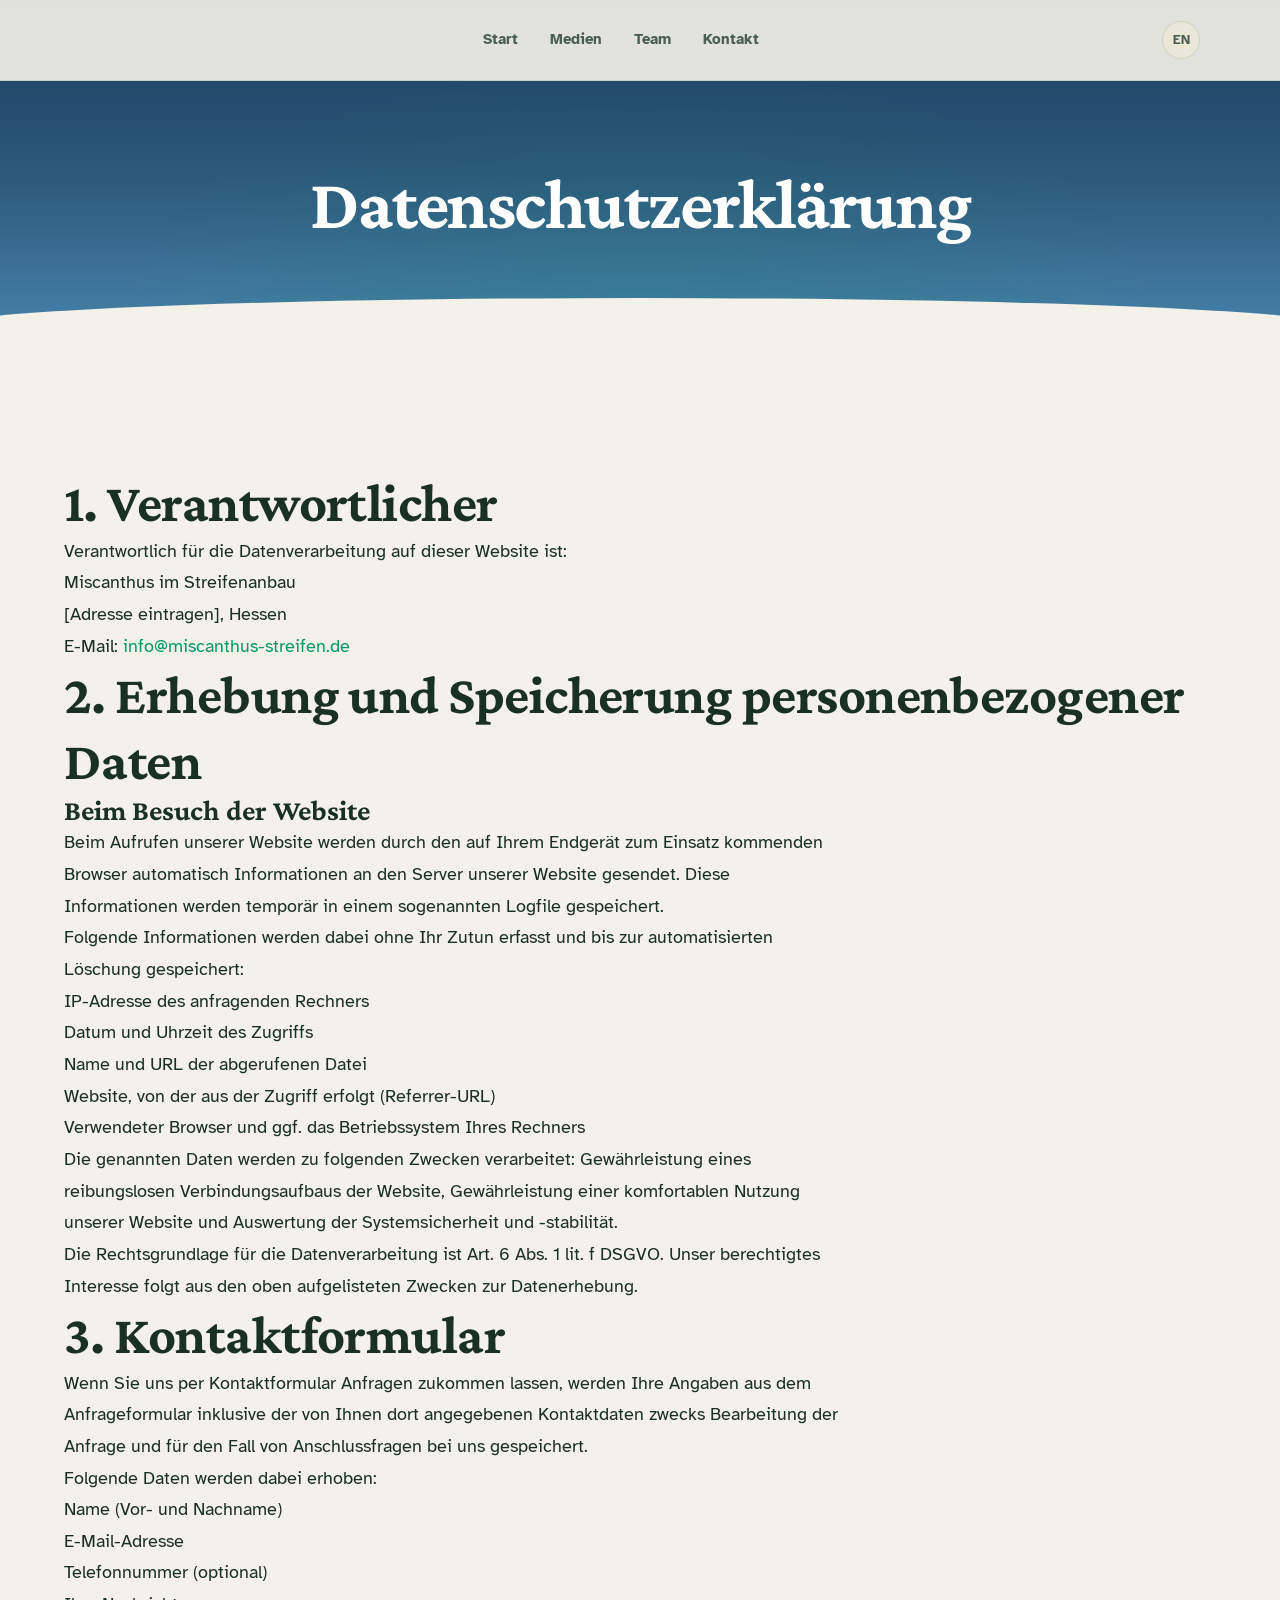
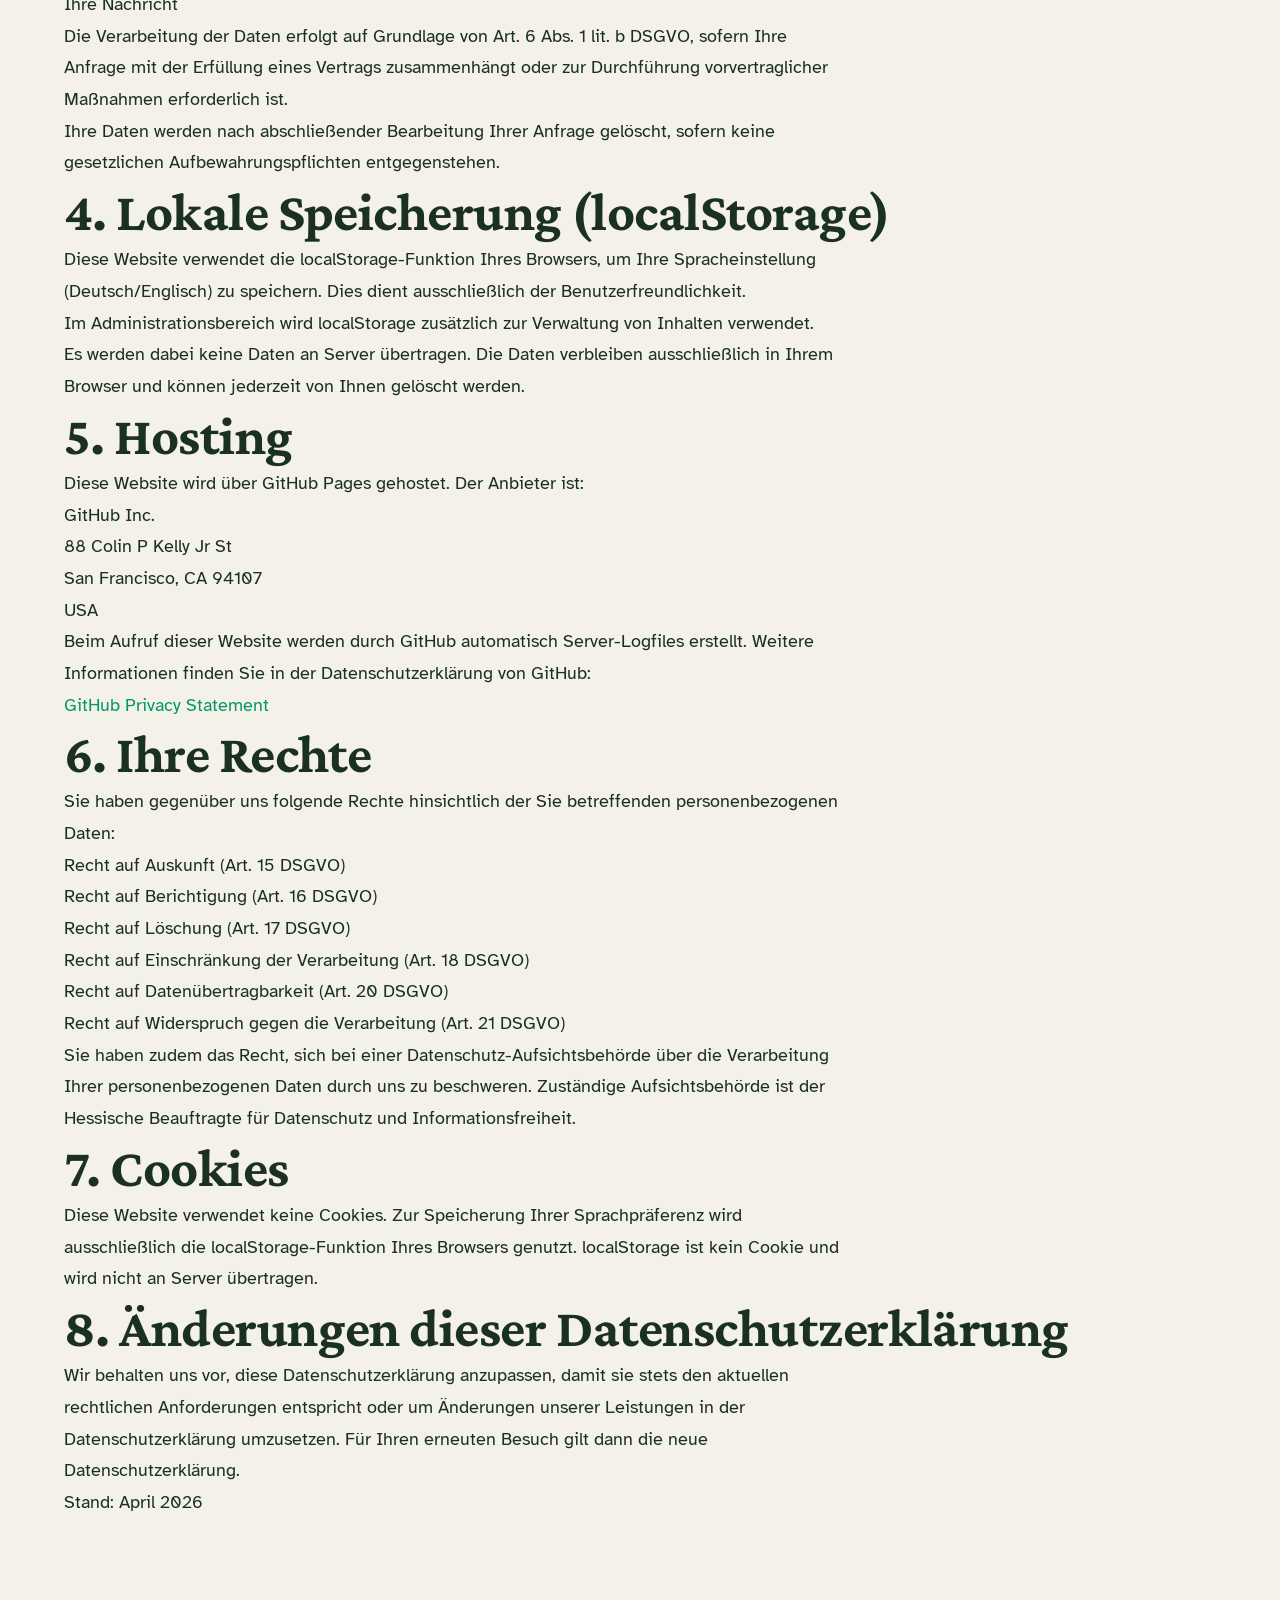
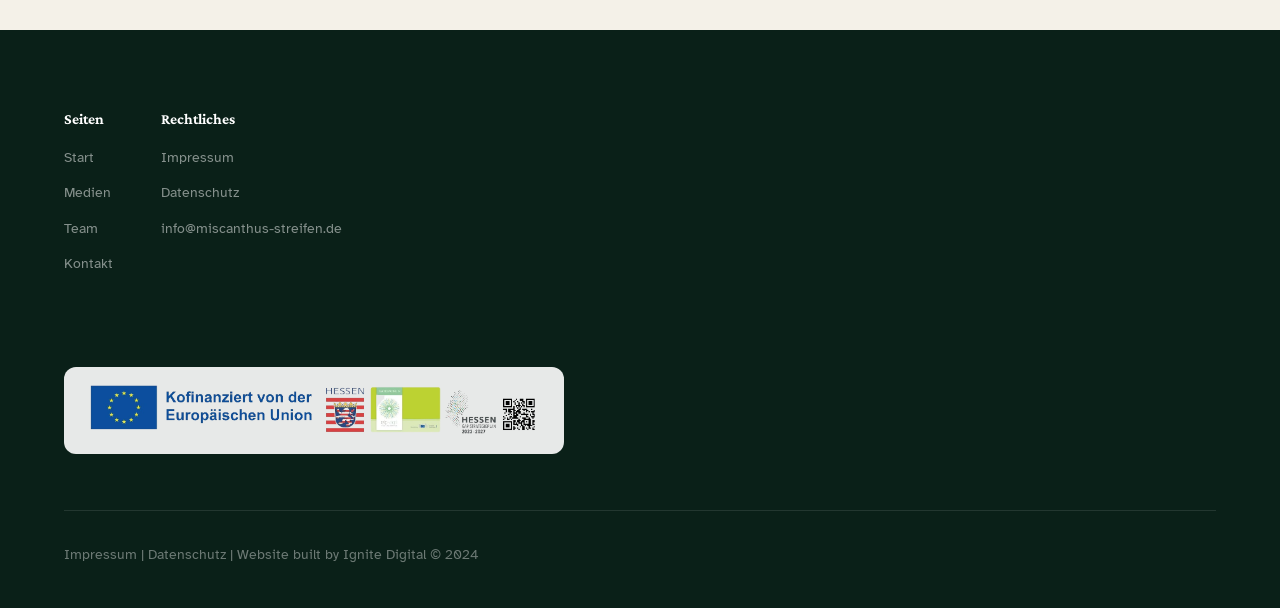
<file: datenschutz.html>
<!DOCTYPE html>
<html lang="de" translate="no">
<head>
  <meta charset="UTF-8">
  <meta name="google" content="notranslate">
  <meta name="viewport" content="width=device-width, initial-scale=1.0, viewport-fit=cover">
  <meta name="theme-color" content="#0a2018">
  <title>Datenschutz - Miscanthus im Streifenanbau</title>
  <meta name="description" content="Datenschutzerklärung der Website Miscanthus im Streifenanbau.">
  <link rel="preconnect" href="https://fonts.googleapis.com">
  <link rel="preconnect" href="https://fonts.gstatic.com" crossorigin>
  <link href="https://fonts.googleapis.com/css2?family=Crimson+Pro:ital,wght@0,400;0,600;0,700;1,400&family=Atkinson+Hyperlegible:wght@400;700&display=swap" rel="stylesheet">
  <link rel="stylesheet" href="css/style.css">
</head>
<body>

  <!-- ── Navigation ──────────────────────────────────────── -->
  <nav class="navbar" id="navbar">
    <div class="navbar__inner">
      <a href="index.html" class="navbar__logo" aria-label="Home"></a>
      <div class="navbar__links" id="navLinks">
        <a href="index.html" class="navbar__link"
           data-de="Start" data-en="Home">Start</a>
        <a href="medien.html" class="navbar__link"
           data-de="Medien" data-en="Media">Medien</a>
        <a href="team.html" class="navbar__link"
           data-de="Team" data-en="Team">Team</a>
        <a href="contact.html" class="navbar__link"
           data-de="Kontakt" data-en="Contact">Kontakt</a>

      </div>
      <div class="navbar__actions">
        <button class="lang-toggle" id="langToggle" aria-label="Toggle language">EN</button>
        <button class="navbar__hamburger" id="hamburger" aria-label="Menu">
          <span></span><span></span><span></span>
        </button>
      </div>
    </div>
  </nav>

  <!-- ── Page Hero ───────────────────────────────────────── -->
  <section class="page-hero">
    <div class="container">
      <h1 data-de="Datenschutzerklärung" data-en="Privacy Policy">Datenschutzerklärung</h1>
    </div>
  </section>

  <!-- ── Privacy Policy Content ──────────────────────────── -->
  <section class="section">
    <div class="container">

      <!-- 1. Verantwortlicher -->
      <h2 data-de="1. Verantwortlicher" data-en="1. Data Controller">1. Verantwortlicher</h2>
      <p data-de="Verantwortlich für die Datenverarbeitung auf dieser Website ist:"
         data-en="The party responsible for data processing on this website is:">Verantwortlich für die Datenverarbeitung auf dieser Website ist:</p>
      <p data-de="Miscanthus im Streifenanbau" data-en="Miscanthus im Streifenanbau">Miscanthus im Streifenanbau</p>
      <p data-de="[Adresse eintragen], Hessen" data-en="[Address to be added], Hesse">[Adresse eintragen], Hessen</p>
      <p>E-Mail: <a href="mailto:info@miscanthus-streifen.de">info@miscanthus-streifen.de</a></p>

      <!-- 2. Erhebung und Speicherung personenbezogener Daten -->
      <h2 data-de="2. Erhebung und Speicherung personenbezogener Daten"
          data-en="2. Collection and Storage of Personal Data">2. Erhebung und Speicherung personenbezogener Daten</h2>

      <h3 data-de="Beim Besuch der Website" data-en="When Visiting the Website">Beim Besuch der Website</h3>
      <p data-de="Beim Aufrufen unserer Website werden durch den auf Ihrem Endgerät zum Einsatz kommenden Browser automatisch Informationen an den Server unserer Website gesendet. Diese Informationen werden temporär in einem sogenannten Logfile gespeichert."
         data-en="When you visit our website, the browser on your device automatically sends information to our website's server. This information is temporarily stored in a so-called log file.">Beim Aufrufen unserer Website werden durch den auf Ihrem Endgerät zum Einsatz kommenden Browser automatisch Informationen an den Server unserer Website gesendet. Diese Informationen werden temporär in einem sogenannten Logfile gespeichert.</p>
      <p data-de="Folgende Informationen werden dabei ohne Ihr Zutun erfasst und bis zur automatisierten Löschung gespeichert:"
         data-en="The following information is collected automatically and stored until it is automatically deleted:">Folgende Informationen werden dabei ohne Ihr Zutun erfasst und bis zur automatisierten Löschung gespeichert:</p>
      <ul>
        <li data-de="IP-Adresse des anfragenden Rechners" data-en="IP address of the requesting device">IP-Adresse des anfragenden Rechners</li>
        <li data-de="Datum und Uhrzeit des Zugriffs" data-en="Date and time of access">Datum und Uhrzeit des Zugriffs</li>
        <li data-de="Name und URL der abgerufenen Datei" data-en="Name and URL of the requested file">Name und URL der abgerufenen Datei</li>
        <li data-de="Website, von der aus der Zugriff erfolgt (Referrer-URL)" data-en="Website from which the access was made (referrer URL)">Website, von der aus der Zugriff erfolgt (Referrer-URL)</li>
        <li data-de="Verwendeter Browser und ggf. das Betriebssystem Ihres Rechners" data-en="Browser used and, if applicable, the operating system of your device">Verwendeter Browser und ggf. das Betriebssystem Ihres Rechners</li>
      </ul>
      <p data-de="Die genannten Daten werden zu folgenden Zwecken verarbeitet: Gewährleistung eines reibungslosen Verbindungsaufbaus der Website, Gewährleistung einer komfortablen Nutzung unserer Website und Auswertung der Systemsicherheit und -stabilität."
         data-en="The aforementioned data is processed for the following purposes: ensuring a smooth connection to the website, ensuring comfortable use of our website, and evaluating system security and stability.">Die genannten Daten werden zu folgenden Zwecken verarbeitet: Gewährleistung eines reibungslosen Verbindungsaufbaus der Website, Gewährleistung einer komfortablen Nutzung unserer Website und Auswertung der Systemsicherheit und -stabilität.</p>
      <p data-de="Die Rechtsgrundlage für die Datenverarbeitung ist Art. 6 Abs. 1 lit. f DSGVO. Unser berechtigtes Interesse folgt aus den oben aufgelisteten Zwecken zur Datenerhebung."
         data-en="The legal basis for data processing is Art. 6(1)(f) GDPR. Our legitimate interest follows from the purposes listed above for data collection.">Die Rechtsgrundlage für die Datenverarbeitung ist Art. 6 Abs. 1 lit. f DSGVO. Unser berechtigtes Interesse folgt aus den oben aufgelisteten Zwecken zur Datenerhebung.</p>

      <!-- 3. Kontaktformular -->
      <h2 data-de="3. Kontaktformular" data-en="3. Contact Form">3. Kontaktformular</h2>
      <p data-de="Wenn Sie uns per Kontaktformular Anfragen zukommen lassen, werden Ihre Angaben aus dem Anfrageformular inklusive der von Ihnen dort angegebenen Kontaktdaten zwecks Bearbeitung der Anfrage und für den Fall von Anschlussfragen bei uns gespeichert."
         data-en="If you send us enquiries via the contact form, your details from the form, including the contact data you provide, will be stored by us for the purpose of processing your enquiry and in case of follow-up questions.">Wenn Sie uns per Kontaktformular Anfragen zukommen lassen, werden Ihre Angaben aus dem Anfrageformular inklusive der von Ihnen dort angegebenen Kontaktdaten zwecks Bearbeitung der Anfrage und für den Fall von Anschlussfragen bei uns gespeichert.</p>
      <p data-de="Folgende Daten werden dabei erhoben:" data-en="The following data is collected:">Folgende Daten werden dabei erhoben:</p>
      <ul>
        <li data-de="Name (Vor- und Nachname)" data-en="Name (first and last name)">Name (Vor- und Nachname)</li>
        <li data-de="E-Mail-Adresse" data-en="Email address">E-Mail-Adresse</li>
        <li data-de="Telefonnummer (optional)" data-en="Phone number (optional)">Telefonnummer (optional)</li>
        <li data-de="Ihre Nachricht" data-en="Your message">Ihre Nachricht</li>
      </ul>
      <p data-de="Die Verarbeitung der Daten erfolgt auf Grundlage von Art. 6 Abs. 1 lit. b DSGVO, sofern Ihre Anfrage mit der Erfüllung eines Vertrags zusammenhängt oder zur Durchführung vorvertraglicher Maßnahmen erforderlich ist."
         data-en="Data processing is based on Art. 6(1)(b) GDPR, insofar as your enquiry is related to the performance of a contract or is necessary for the implementation of pre-contractual measures.">Die Verarbeitung der Daten erfolgt auf Grundlage von Art. 6 Abs. 1 lit. b DSGVO, sofern Ihre Anfrage mit der Erfüllung eines Vertrags zusammenhängt oder zur Durchführung vorvertraglicher Maßnahmen erforderlich ist.</p>
      <p data-de="Ihre Daten werden nach abschließender Bearbeitung Ihrer Anfrage gelöscht, sofern keine gesetzlichen Aufbewahrungspflichten entgegenstehen."
         data-en="Your data will be deleted after your enquiry has been fully processed, unless statutory retention obligations apply.">Ihre Daten werden nach abschließender Bearbeitung Ihrer Anfrage gelöscht, sofern keine gesetzlichen Aufbewahrungspflichten entgegenstehen.</p>

      <!-- 4. Lokale Speicherung -->
      <h2 data-de="4. Lokale Speicherung (localStorage)" data-en="4. Local Storage (localStorage)">4. Lokale Speicherung (localStorage)</h2>
      <p data-de="Diese Website verwendet die localStorage-Funktion Ihres Browsers, um Ihre Spracheinstellung (Deutsch/Englisch) zu speichern. Dies dient ausschließlich der Benutzerfreundlichkeit."
         data-en="This website uses your browser's localStorage feature to save your language preference (German/English). This is solely for user convenience.">Diese Website verwendet die localStorage-Funktion Ihres Browsers, um Ihre Spracheinstellung (Deutsch/Englisch) zu speichern. Dies dient ausschließlich der Benutzerfreundlichkeit.</p>
      <p data-de="Im Administrationsbereich wird localStorage zusätzlich zur Verwaltung von Inhalten verwendet."
         data-en="In the admin area, localStorage is additionally used for content management.">Im Administrationsbereich wird localStorage zusätzlich zur Verwaltung von Inhalten verwendet.</p>
      <p data-de="Es werden dabei keine Daten an Server übertragen. Die Daten verbleiben ausschließlich in Ihrem Browser und können jederzeit von Ihnen gelöscht werden."
         data-en="No data is transmitted to servers. The data remains exclusively in your browser and can be deleted by you at any time.">Es werden dabei keine Daten an Server übertragen. Die Daten verbleiben ausschließlich in Ihrem Browser und können jederzeit von Ihnen gelöscht werden.</p>

      <!-- 5. Hosting -->
      <h2 data-de="5. Hosting" data-en="5. Hosting">5. Hosting</h2>
      <p data-de="Diese Website wird über GitHub Pages gehostet. Der Anbieter ist:"
         data-en="This website is hosted on GitHub Pages. The provider is:">Diese Website wird über GitHub Pages gehostet. Der Anbieter ist:</p>
      <p>GitHub Inc.<br>88 Colin P Kelly Jr St<br>San Francisco, CA 94107<br>USA</p>
      <p data-de="Beim Aufruf dieser Website werden durch GitHub automatisch Server-Logfiles erstellt. Weitere Informationen finden Sie in der Datenschutzerklärung von GitHub:"
         data-en="When you visit this website, GitHub automatically creates server log files. For more information, please refer to GitHub's privacy statement:">Beim Aufruf dieser Website werden durch GitHub automatisch Server-Logfiles erstellt. Weitere Informationen finden Sie in der Datenschutzerklärung von GitHub:</p>
      <p><a href="https://docs.github.com/en/site-policy/privacy-policies/github-general-privacy-statement" target="_blank" rel="noopener noreferrer">GitHub Privacy Statement</a></p>

      <!-- 6. Ihre Rechte -->
      <h2 data-de="6. Ihre Rechte" data-en="6. Your Rights">6. Ihre Rechte</h2>
      <p data-de="Sie haben gegenüber uns folgende Rechte hinsichtlich der Sie betreffenden personenbezogenen Daten:"
         data-en="You have the following rights with regard to your personal data:">Sie haben gegenüber uns folgende Rechte hinsichtlich der Sie betreffenden personenbezogenen Daten:</p>
      <ul>
        <li data-de="Recht auf Auskunft (Art. 15 DSGVO)" data-en="Right of access (Art. 15 GDPR)">Recht auf Auskunft (Art. 15 DSGVO)</li>
        <li data-de="Recht auf Berichtigung (Art. 16 DSGVO)" data-en="Right to rectification (Art. 16 GDPR)">Recht auf Berichtigung (Art. 16 DSGVO)</li>
        <li data-de="Recht auf Löschung (Art. 17 DSGVO)" data-en="Right to erasure (Art. 17 GDPR)">Recht auf Löschung (Art. 17 DSGVO)</li>
        <li data-de="Recht auf Einschränkung der Verarbeitung (Art. 18 DSGVO)" data-en="Right to restriction of processing (Art. 18 GDPR)">Recht auf Einschränkung der Verarbeitung (Art. 18 DSGVO)</li>
        <li data-de="Recht auf Datenübertragbarkeit (Art. 20 DSGVO)" data-en="Right to data portability (Art. 20 GDPR)">Recht auf Datenübertragbarkeit (Art. 20 DSGVO)</li>
        <li data-de="Recht auf Widerspruch gegen die Verarbeitung (Art. 21 DSGVO)" data-en="Right to object to processing (Art. 21 GDPR)">Recht auf Widerspruch gegen die Verarbeitung (Art. 21 DSGVO)</li>
      </ul>
      <p data-de="Sie haben zudem das Recht, sich bei einer Datenschutz-Aufsichtsbehörde über die Verarbeitung Ihrer personenbezogenen Daten durch uns zu beschweren. Zuständige Aufsichtsbehörde ist der Hessische Beauftragte für Datenschutz und Informationsfreiheit."
         data-en="You also have the right to lodge a complaint with a data protection supervisory authority regarding the processing of your personal data. The competent supervisory authority is the Hessian Commissioner for Data Protection and Freedom of Information.">Sie haben zudem das Recht, sich bei einer Datenschutz-Aufsichtsbehörde über die Verarbeitung Ihrer personenbezogenen Daten durch uns zu beschweren. Zuständige Aufsichtsbehörde ist der Hessische Beauftragte für Datenschutz und Informationsfreiheit.</p>

      <!-- 7. Cookies -->
      <h2 data-de="7. Cookies" data-en="7. Cookies">7. Cookies</h2>
      <p data-de="Diese Website verwendet keine Cookies. Zur Speicherung Ihrer Sprachpräferenz wird ausschließlich die localStorage-Funktion Ihres Browsers genutzt. localStorage ist kein Cookie und wird nicht an Server übertragen."
         data-en="This website does not use cookies. Your language preference is stored exclusively using your browser's localStorage feature. localStorage is not a cookie and is not transmitted to servers.">Diese Website verwendet keine Cookies. Zur Speicherung Ihrer Sprachpräferenz wird ausschließlich die localStorage-Funktion Ihres Browsers genutzt. localStorage ist kein Cookie und wird nicht an Server übertragen.</p>

      <!-- 8. Änderungen -->
      <h2 data-de="8. Änderungen dieser Datenschutzerklärung" data-en="8. Changes to This Privacy Policy">8. Änderungen dieser Datenschutzerklärung</h2>
      <p data-de="Wir behalten uns vor, diese Datenschutzerklärung anzupassen, damit sie stets den aktuellen rechtlichen Anforderungen entspricht oder um Änderungen unserer Leistungen in der Datenschutzerklärung umzusetzen. Für Ihren erneuten Besuch gilt dann die neue Datenschutzerklärung."
         data-en="We reserve the right to update this privacy policy to ensure it always complies with current legal requirements or to reflect changes to our services. The new privacy policy will then apply to your next visit.">Wir behalten uns vor, diese Datenschutzerklärung anzupassen, damit sie stets den aktuellen rechtlichen Anforderungen entspricht oder um Änderungen unserer Leistungen in der Datenschutzerklärung umzusetzen. Für Ihren erneuten Besuch gilt dann die neue Datenschutzerklärung.</p>
      <p data-de="Stand: April 2026" data-en="Last updated: April 2026">Stand: April 2026</p>

    </div>
  </section>

  <!-- ── Footer ──────────────────────────────────────────── -->
  <footer class="footer">
    <div class="footer__inner">
      <div class="footer__top">
        <div class="footer__nav">
          <div class="footer__nav-group">
            <h4 data-de="Seiten" data-en="Pages">Seiten</h4>
            <a href="index.html" data-de="Start" data-en="Home">Start</a>
            <a href="medien.html" data-de="Medien" data-en="Media">Medien</a>
            <a href="team.html" data-de="Team" data-en="Team">Team</a>
            <a href="contact.html" data-de="Kontakt" data-en="Contact">Kontakt</a>
          </div>
          <div class="footer__nav-group">
            <h4 data-de="Rechtliches" data-en="Legal">Rechtliches</h4>
            <a href="impressum.html">Impressum</a>
            <a href="datenschutz.html" data-de="Datenschutz" data-en="Privacy Policy">Datenschutz</a>
            <a href="mailto:info@miscanthus-streifen.de">info@miscanthus-streifen.de</a>
          </div>
        </div>
      </div>
      <div class="footer__funding">
        <img src="images/eu-banner.webp" alt="Kofinanziert von der Europäischen Union, Land Hessen, EIP-AGRI, Hessen GAP Strategieplan 2023-2027">
      </div>
      <div class="footer__bottom">
        <span><a href="impressum.html" style="color:inherit;">Impressum</a> | <a href="datenschutz.html" style="color:inherit;" data-de="Datenschutz" data-en="Privacy">Datenschutz</a> | Website built by Ignite Digital &copy; 2024</span>
      </div>
    </div>
  </footer>

  <script src="js/main.js"></script>
</body>
</html>
</file>
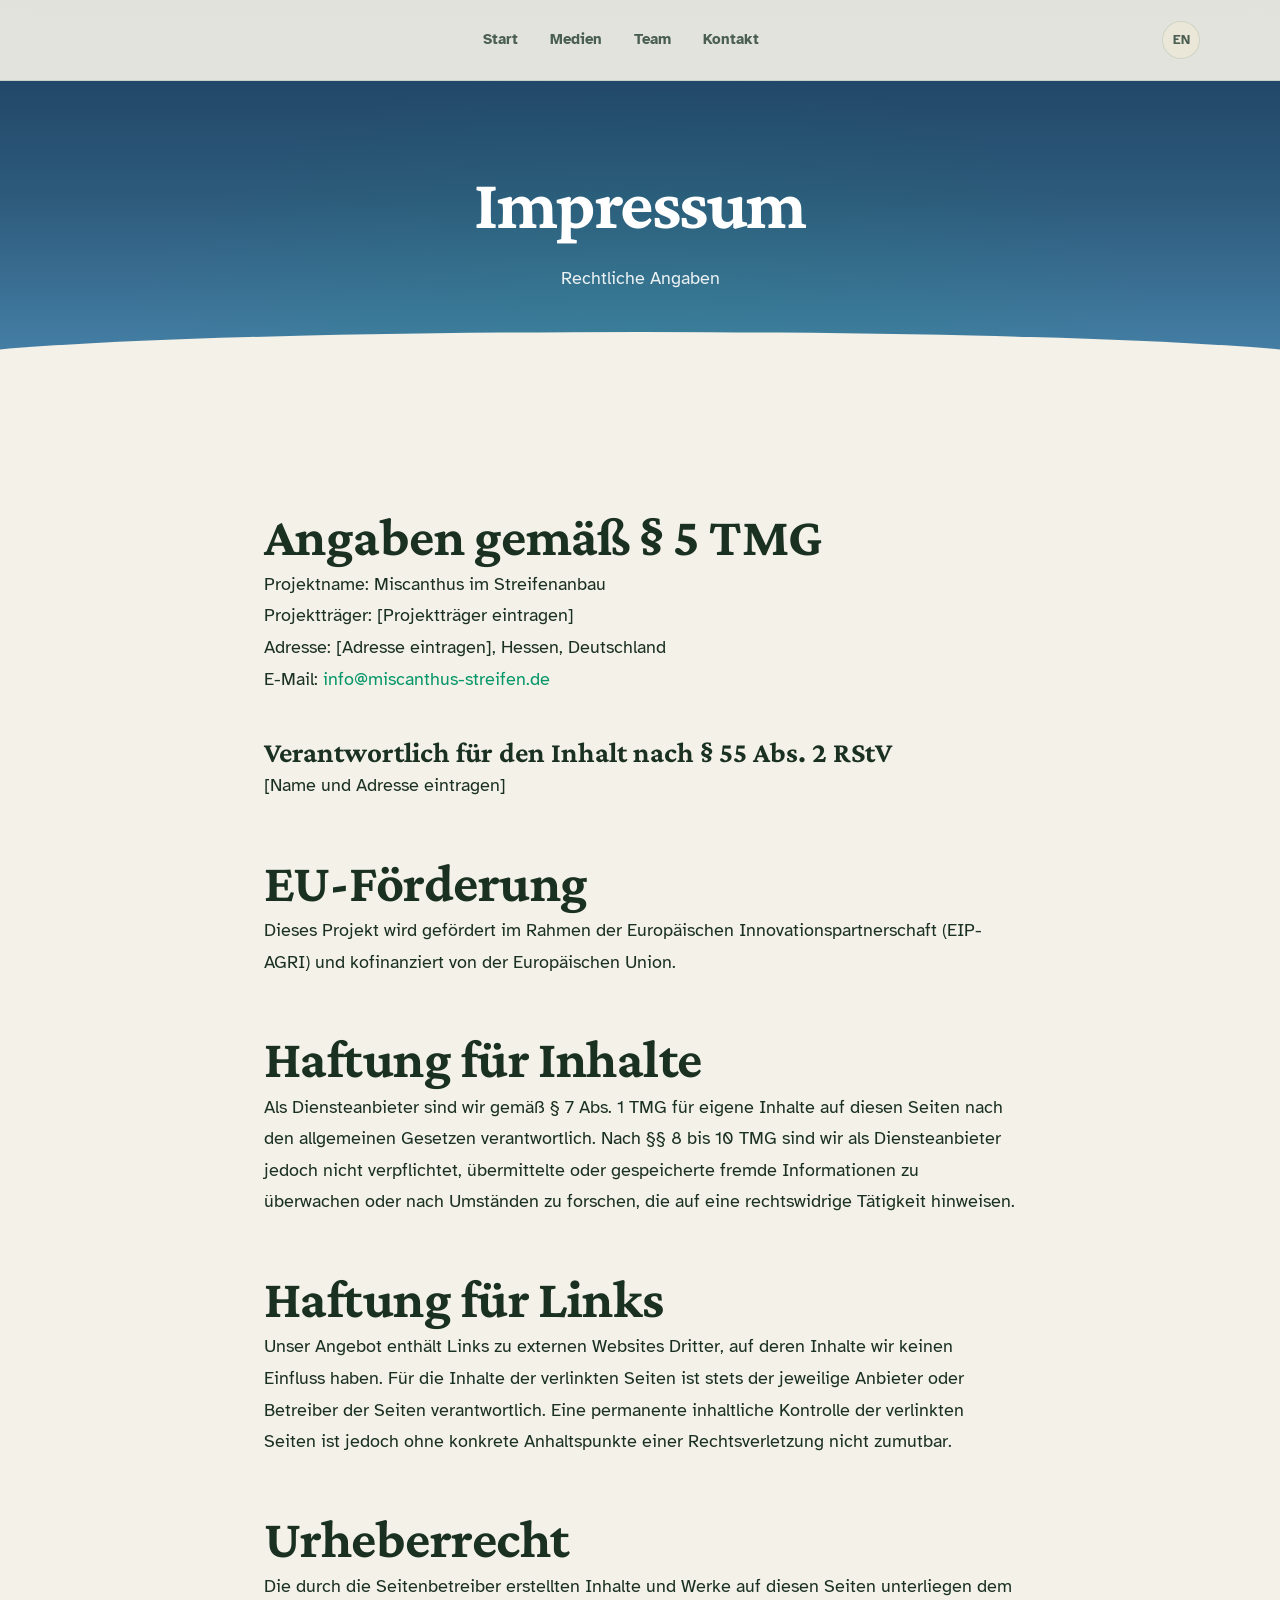
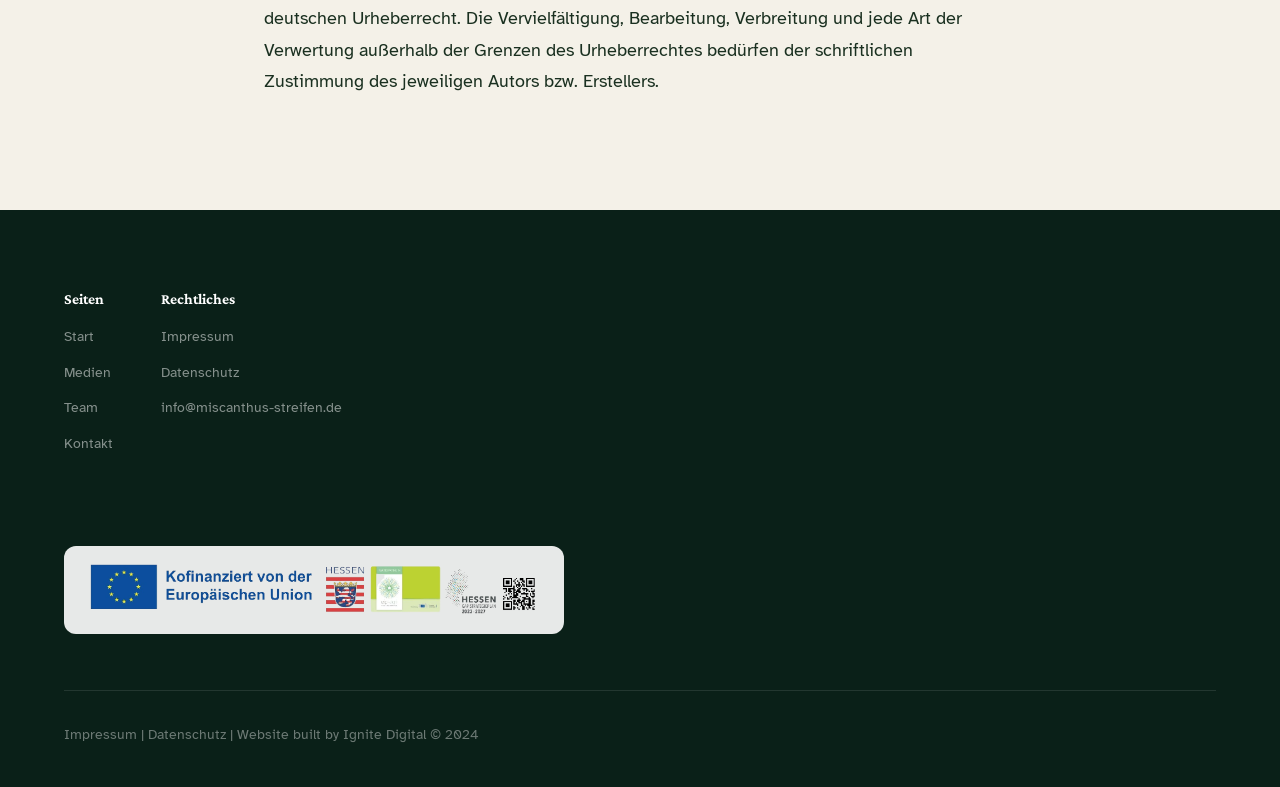
<file: impressum.html>
<!DOCTYPE html>
<html lang="de" translate="no">
<head>
  <meta charset="UTF-8">
  <meta name="google" content="notranslate">
  <meta name="viewport" content="width=device-width, initial-scale=1.0, viewport-fit=cover">
  <meta name="theme-color" content="#0a2018">
  <title>Impressum - Miscanthus im Streifenanbau</title>
  <meta name="robots" content="noindex">
  <link rel="preconnect" href="https://fonts.googleapis.com">
  <link rel="preconnect" href="https://fonts.gstatic.com" crossorigin>
  <link href="https://fonts.googleapis.com/css2?family=Crimson+Pro:ital,wght@0,400;0,600;0,700;1,400&family=Atkinson+Hyperlegible:wght@400;700&display=swap" rel="stylesheet">
  <link rel="stylesheet" href="css/style.css">
</head>
<body>

  <nav class="navbar" id="navbar">
    <div class="navbar__inner">
      <a href="index.html" class="navbar__logo" aria-label="Home"></a>
      <div class="navbar__links" id="navLinks">
        <a href="index.html" class="navbar__link" data-de="Start" data-en="Home">Start</a>
        <a href="medien.html" class="navbar__link" data-de="Medien" data-en="Media">Medien</a>
        <a href="team.html" class="navbar__link" data-de="Team" data-en="Team">Team</a>
        <a href="contact.html" class="navbar__link" data-de="Kontakt" data-en="Contact">Kontakt</a>

      </div>
      <div class="navbar__actions">
        <button class="lang-toggle" id="langToggle" aria-label="Toggle language">EN</button>
        <button class="navbar__hamburger" id="hamburger" aria-label="Menu">
          <span></span><span></span><span></span>
        </button>
      </div>
    </div>
  </nav>

  <section class="page-hero">
    <div class="container">
      <h1>Impressum</h1>
      <p data-de="Rechtliche Angaben" data-en="Legal Notice">Rechtliche Angaben</p>
    </div>
  </section>

  <section class="section">
    <div class="container" style="max-width:800px;">

      <h2 data-de="Angaben gemäß § 5 TMG" data-en="Information pursuant to § 5 TMG">Angaben gemäß § 5 TMG</h2>
      <p data-de="Projektname: Miscanthus im Streifenanbau" data-en="Project name: Miscanthus im Streifenanbau">Projektname: Miscanthus im Streifenanbau</p>
      <p data-de="Projektträger: [Projektträger eintragen]" data-en="Project sponsor: [to be added]">Projektträger: [Projektträger eintragen]</p>
      <p data-de="Adresse: [Adresse eintragen], Hessen, Deutschland" data-en="Address: [to be added], Hesse, Germany">Adresse: [Adresse eintragen], Hessen, Deutschland</p>
      <p>E-Mail: <a href="mailto:info@miscanthus-streifen.de">info@miscanthus-streifen.de</a></p>

      <h3 data-de="Verantwortlich für den Inhalt nach § 55 Abs. 2 RStV" data-en="Responsible for content pursuant to § 55(2) RStV" style="margin-top:2.5rem;">Verantwortlich für den Inhalt nach § 55 Abs. 2 RStV</h3>
      <p data-de="[Name und Adresse eintragen]" data-en="[Name and address to be added]">[Name und Adresse eintragen]</p>

      <h2 data-de="EU-Förderung" data-en="EU Funding" style="margin-top:3rem;">EU-Förderung</h2>
      <p data-de="Dieses Projekt wird gefördert im Rahmen der Europäischen Innovationspartnerschaft (EIP-AGRI) und kofinanziert von der Europäischen Union." data-en="This project is funded under the European Innovation Partnership (EIP-AGRI) and co-financed by the European Union.">Dieses Projekt wird gefördert im Rahmen der Europäischen Innovationspartnerschaft (EIP-AGRI) und kofinanziert von der Europäischen Union.</p>

      <h2 data-de="Haftung für Inhalte" data-en="Liability for Content" style="margin-top:3rem;">Haftung für Inhalte</h2>
      <p data-de="Als Diensteanbieter sind wir gemäß § 7 Abs. 1 TMG für eigene Inhalte auf diesen Seiten nach den allgemeinen Gesetzen verantwortlich. Nach §§ 8 bis 10 TMG sind wir als Diensteanbieter jedoch nicht verpflichtet, übermittelte oder gespeicherte fremde Informationen zu überwachen oder nach Umständen zu forschen, die auf eine rechtswidrige Tätigkeit hinweisen." data-en="As a service provider, we are responsible for our own content on these pages in accordance with § 7(1) TMG under general law. According to §§ 8 to 10 TMG, however, we are not obligated to monitor transmitted or stored third-party information or to investigate circumstances that indicate unlawful activity.">Als Diensteanbieter sind wir gemäß § 7 Abs. 1 TMG für eigene Inhalte auf diesen Seiten nach den allgemeinen Gesetzen verantwortlich. Nach §§ 8 bis 10 TMG sind wir als Diensteanbieter jedoch nicht verpflichtet, übermittelte oder gespeicherte fremde Informationen zu überwachen oder nach Umständen zu forschen, die auf eine rechtswidrige Tätigkeit hinweisen.</p>

      <h2 data-de="Haftung für Links" data-en="Liability for Links" style="margin-top:3rem;">Haftung für Links</h2>
      <p data-de="Unser Angebot enthält Links zu externen Websites Dritter, auf deren Inhalte wir keinen Einfluss haben. Für die Inhalte der verlinkten Seiten ist stets der jeweilige Anbieter oder Betreiber der Seiten verantwortlich. Eine permanente inhaltliche Kontrolle der verlinkten Seiten ist jedoch ohne konkrete Anhaltspunkte einer Rechtsverletzung nicht zumutbar." data-en="Our website contains links to external third-party websites over whose content we have no influence. The respective provider or operator of the linked pages is always responsible for their content. Permanent monitoring of linked pages for potential legal violations is not reasonable without concrete evidence of an infringement.">Unser Angebot enthält Links zu externen Websites Dritter, auf deren Inhalte wir keinen Einfluss haben. Für die Inhalte der verlinkten Seiten ist stets der jeweilige Anbieter oder Betreiber der Seiten verantwortlich. Eine permanente inhaltliche Kontrolle der verlinkten Seiten ist jedoch ohne konkrete Anhaltspunkte einer Rechtsverletzung nicht zumutbar.</p>

      <h2 data-de="Urheberrecht" data-en="Copyright" style="margin-top:3rem;">Urheberrecht</h2>
      <p data-de="Die durch die Seitenbetreiber erstellten Inhalte und Werke auf diesen Seiten unterliegen dem deutschen Urheberrecht. Die Vervielfältigung, Bearbeitung, Verbreitung und jede Art der Verwertung außerhalb der Grenzen des Urheberrechtes bedürfen der schriftlichen Zustimmung des jeweiligen Autors bzw. Erstellers." data-en="The content and works created by the site operators on these pages are subject to German copyright law. Reproduction, editing, distribution, and any kind of use beyond the limits of copyright law require the written consent of the respective author or creator.">Die durch die Seitenbetreiber erstellten Inhalte und Werke auf diesen Seiten unterliegen dem deutschen Urheberrecht. Die Vervielfältigung, Bearbeitung, Verbreitung und jede Art der Verwertung außerhalb der Grenzen des Urheberrechtes bedürfen der schriftlichen Zustimmung des jeweiligen Autors bzw. Erstellers.</p>

    </div>
  </section>

  <footer class="footer">
    <div class="footer__inner">
      <div class="footer__top">
        <div class="footer__nav">
          <div class="footer__nav-group">
            <h4 data-de="Seiten" data-en="Pages">Seiten</h4>
            <a href="index.html" data-de="Start" data-en="Home">Start</a>
            <a href="medien.html" data-de="Medien" data-en="Media">Medien</a>
            <a href="team.html" data-de="Team" data-en="Team">Team</a>
            <a href="contact.html" data-de="Kontakt" data-en="Contact">Kontakt</a>
          </div>
          <div class="footer__nav-group">
            <h4 data-de="Rechtliches" data-en="Legal">Rechtliches</h4>
            <a href="impressum.html">Impressum</a>
            <a href="datenschutz.html" data-de="Datenschutz" data-en="Privacy Policy">Datenschutz</a>
            <a href="mailto:info@miscanthus-streifen.de">info@miscanthus-streifen.de</a>
          </div>
        </div>
      </div>
      <div class="footer__funding">
        <img src="images/eu-banner.webp" alt="Kofinanziert von der Europäischen Union, Land Hessen, EIP-AGRI, Hessen GAP Strategieplan 2023-2027">
      </div>
      <div class="footer__bottom">
        <span><a href="impressum.html" style="color:inherit;">Impressum</a> | <a href="datenschutz.html" style="color:inherit;" data-de="Datenschutz" data-en="Privacy">Datenschutz</a> | Website built by Ignite Digital &copy; 2024</span>
      </div>
    </div>
  </footer>

  <script src="js/main.js"></script>
</body>
</html>
</file>
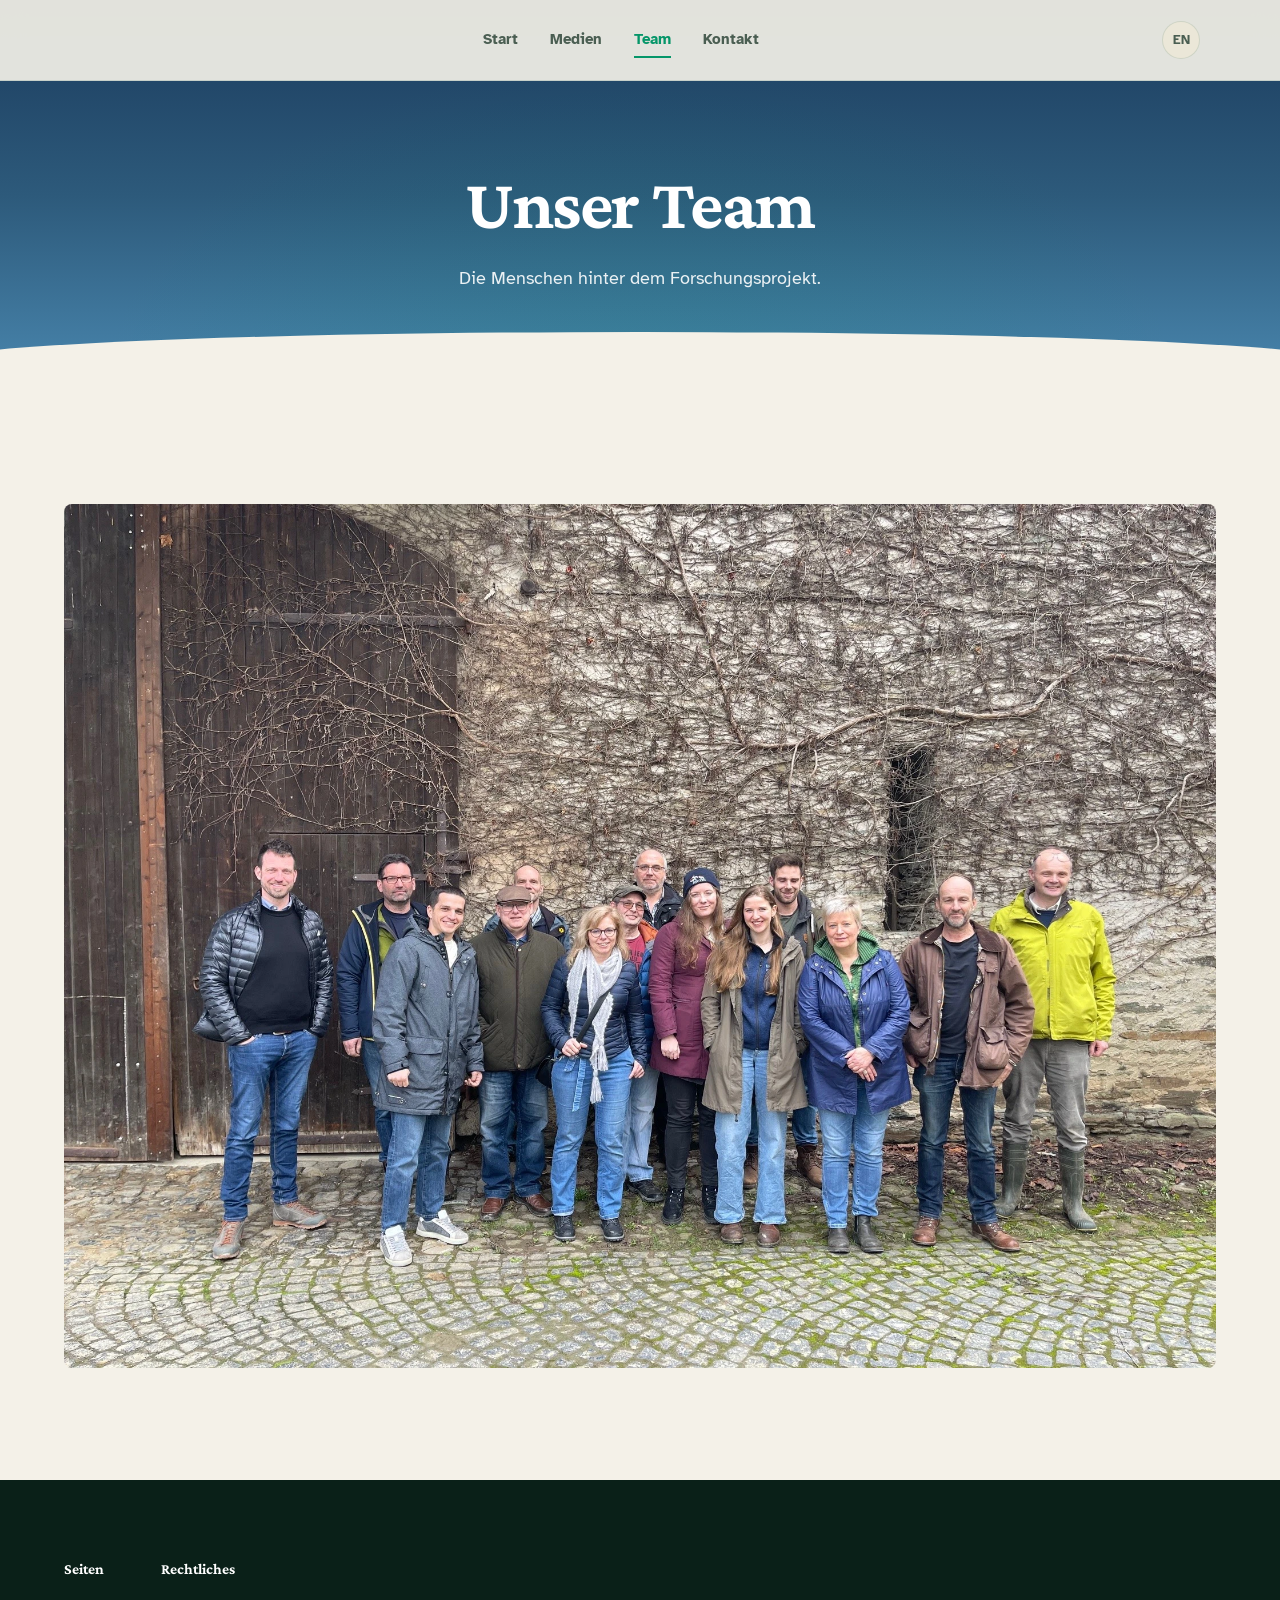
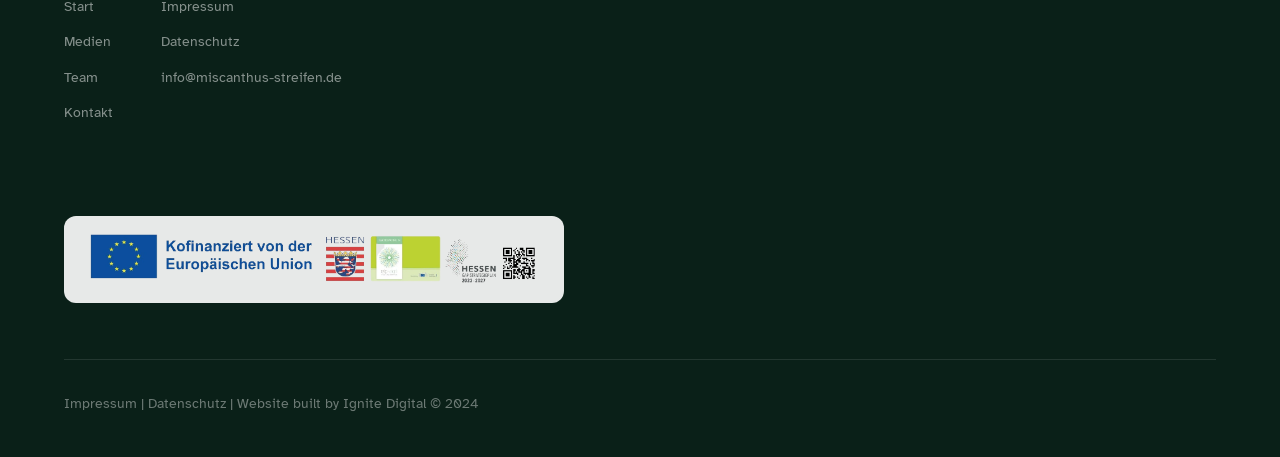
<file: team.html>
<!DOCTYPE html>
<html lang="de" translate="no">
<head>
  <meta charset="UTF-8">
  <meta name="google" content="notranslate">
  <meta name="viewport" content="width=device-width, initial-scale=1.0, viewport-fit=cover">
  <meta name="theme-color" content="#0a2018">
  <title>Team - Miscanthus im Streifenanbau</title>
  <meta name="description" content="Das Team hinter dem Miscanthus-Forschungsprojekt in Hessen.">
  <link rel="preconnect" href="https://fonts.googleapis.com">
  <link rel="preconnect" href="https://fonts.gstatic.com" crossorigin>
  <link href="https://fonts.googleapis.com/css2?family=Crimson+Pro:ital,wght@0,400;0,600;0,700;1,400&family=Atkinson+Hyperlegible:wght@400;700&display=swap" rel="stylesheet">
  <link rel="stylesheet" href="css/style.css">
</head>
<body>

  <!-- ── Navigation ──────────────────────────────────────── -->
  <nav class="navbar" id="navbar">
    <div class="navbar__inner">
      <a href="index.html" class="navbar__logo" aria-label="Home"></a>
      <div class="navbar__links" id="navLinks">
        <a href="index.html" class="navbar__link"
           data-de="Start" data-en="Home">Start</a>
        <a href="medien.html" class="navbar__link"
           data-de="Medien" data-en="Media">Medien</a>
        <a href="team.html" class="navbar__link navbar__link--active"
           data-de="Team" data-en="Team">Team</a>
        <a href="contact.html" class="navbar__link"
           data-de="Kontakt" data-en="Contact">Kontakt</a>

      </div>
      <div class="navbar__actions">
        <button class="lang-toggle" id="langToggle" aria-label="Toggle language">EN</button>
        <button class="navbar__hamburger" id="hamburger" aria-label="Menu">
          <span></span><span></span><span></span>
        </button>
      </div>
    </div>
  </nav>

  <!-- ── Page Hero ───────────────────────────────────────── -->
  <section class="page-hero">
    <div class="container">
      <h1 data-de="Unser Team" data-en="Our Team">Unser Team</h1>
      <p data-de="Die Menschen hinter dem Forschungsprojekt." data-en="The people behind the research project.">Die Menschen hinter dem Forschungsprojekt.</p>
    </div>
  </section>


  <!-- ── Team Content ────────────────────────────────────── -->
  <section class="section">
    <div class="container">
      <div class="reveal" style="text-align:center;">
        <img src="images/team-photo.webp"
             alt="Projektteam"
             style="max-width:100%;border-radius:8px;"
             onerror="this.style.display='none';this.nextElementSibling.style.display='flex';">
        <div style="display:none;align-items:center;justify-content:center;height:320px;background:rgba(0,0,0,0.05);border-radius:8px;">
          <svg width="64" height="64" viewBox="0 0 24 24" fill="none" stroke="currentColor" stroke-width="1.5" stroke-linecap="round" stroke-linejoin="round" style="opacity:0.4;"><path d="M17 21v-2a4 4 0 0 0-4-4H5a4 4 0 0 0-4 4v2"/><circle cx="9" cy="7" r="4"/><path d="M23 21v-2a4 4 0 0 0-3-3.87"/><path d="M16 3.13a4 4 0 0 1 0 7.75"/></svg>
        </div>
      </div>
    </div>
  </section>


  <!-- ── Footer ──────────────────────────────────────────── -->
  <footer class="footer">
    <div class="footer__inner">
      <div class="footer__top">
        <div class="footer__nav">
          <div class="footer__nav-group">
            <h4 data-de="Seiten" data-en="Pages">Seiten</h4>
            <a href="index.html" data-de="Start" data-en="Home">Start</a>
            <a href="medien.html" data-de="Medien" data-en="Media">Medien</a>
            <a href="team.html" data-de="Team" data-en="Team">Team</a>
            <a href="contact.html" data-de="Kontakt" data-en="Contact">Kontakt</a>
          </div>
          <div class="footer__nav-group">
            <h4 data-de="Rechtliches" data-en="Legal">Rechtliches</h4>
            <a href="impressum.html">Impressum</a>
            <a href="datenschutz.html" data-de="Datenschutz" data-en="Privacy Policy">Datenschutz</a>
            <a href="mailto:info@miscanthus-streifen.de">info@miscanthus-streifen.de</a>
          </div>
        </div>
      </div>
      <div class="footer__funding">
        <img src="images/eu-banner.webp" alt="Kofinanziert von der Europäischen Union, Land Hessen, EIP-AGRI, Hessen GAP Strategieplan 2023-2027">
      </div>
      <div class="footer__bottom">
        <span><a href="impressum.html" style="color:inherit;">Impressum</a> | <a href="datenschutz.html" style="color:inherit;" data-de="Datenschutz" data-en="Privacy">Datenschutz</a> | Website built by Ignite Digital &copy; 2024</span>
      </div>
    </div>
  </footer>

  <script src="js/main.js"></script>
</body>
</html>
</file>
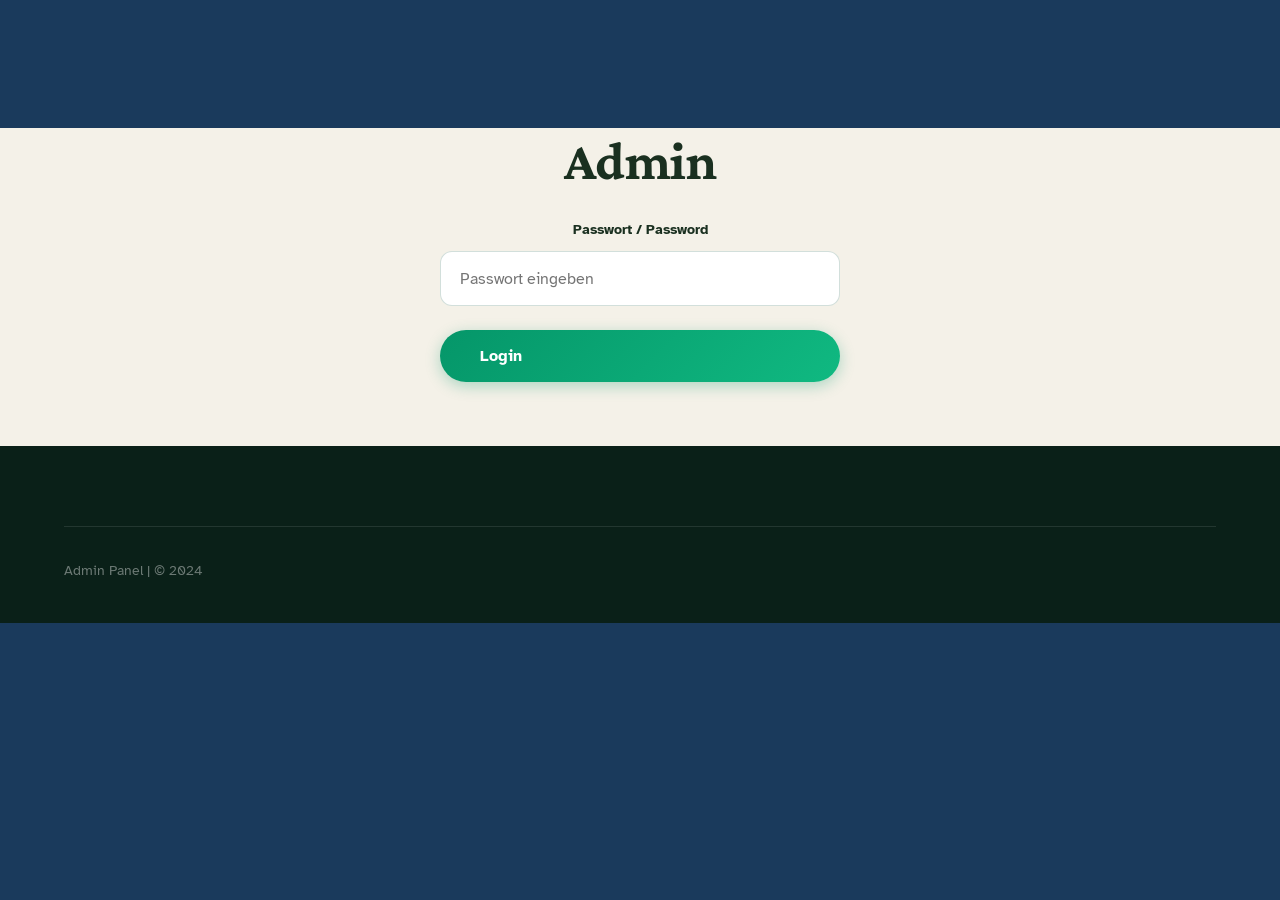
<file: update.html>
<!DOCTYPE html>
<html lang="de" translate="no">
<head>
  <meta charset="UTF-8">
  <meta name="google" content="notranslate">
  <meta name="viewport" content="width=device-width, initial-scale=1.0, viewport-fit=cover">
  <meta name="theme-color" content="#0a2018">
  <title>Admin - Miscanthus im Streifenanbau</title>
  <meta name="robots" content="noindex, nofollow">
  <link rel="preconnect" href="https://fonts.googleapis.com">
  <link rel="preconnect" href="https://fonts.gstatic.com" crossorigin>
  <link href="https://fonts.googleapis.com/css2?family=Crimson+Pro:ital,wght@0,400;0,600;0,700;1,400&family=Atkinson+Hyperlegible:wght@400;700&display=swap" rel="stylesheet">
  <link rel="stylesheet" href="css/style.css">
  <style>
    .admin-stats { display:grid; grid-template-columns:repeat(4,1fr); gap:1rem; margin-bottom:2rem; }
    .admin-stat { background:var(--card); border:1px solid var(--border); border-radius:var(--radius-sm); padding:1.25rem; text-align:center; }
    .admin-stat__number { font-family:var(--font-heading); font-size:2rem; font-weight:700; color:var(--primary); }
    .admin-stat__label { font-size:0.8rem; color:var(--text-dim); margin-top:0.25rem; }
    .inbox-item { background:var(--card); border:1px solid var(--border); border-radius:var(--radius-sm); margin-bottom:0.75rem; overflow:hidden; }
    .inbox-item.unread { border-left:3px solid var(--primary); }
    .inbox-item__header { display:flex; justify-content:space-between; align-items:center; gap:1rem; padding:1rem 1.25rem; cursor:pointer; transition:background 0.2s; }
    .inbox-item__header:hover { background:rgba(255,255,255,0.02); }
    .inbox-item__left { display:flex; align-items:center; gap:0.75rem; flex:1; min-width:0; }
    .inbox-item__dot { width:8px; height:8px; background:var(--primary); border-radius:50%; flex-shrink:0; }
    .inbox-item__dot.read { background:transparent; }
    .inbox-item__meta { min-width:0; }
    .inbox-item__name { font-weight:700; font-size:0.95rem; }
    .inbox-item__email { font-size:0.8rem; color:var(--text-dim); }
    .inbox-item__right { display:flex; align-items:center; gap:1rem; flex-shrink:0; }
    .inbox-item__preview { font-size:0.85rem; color:var(--text-muted); white-space:nowrap; overflow:hidden; text-overflow:ellipsis; max-width:250px; }
    .inbox-item__date { font-size:0.75rem; color:var(--text-dim); white-space:nowrap; }
    .inbox-detail { display:none; padding:0 1.25rem 1.25rem; border-top:1px solid var(--border); }
    .inbox-detail.open { display:block; padding-top:1rem; }
    .inbox-detail__row { display:flex; gap:0.5rem; margin-bottom:0.4rem; font-size:0.9rem; }
    .inbox-detail__label { font-weight:700; min-width:110px; flex-shrink:0; }
    .inbox-detail__message { margin-top:0.75rem; padding:1rem; background:var(--bg-alt); border-radius:var(--radius-sm); font-size:0.9rem; line-height:1.6; white-space:pre-wrap; }
    .inbox-detail__actions { display:flex; gap:0.75rem; margin-top:1rem; }
    .btn--sm { padding:0.45rem 0.9rem; font-size:0.8rem; border-radius:var(--radius-sm); border:none; cursor:pointer; font-weight:600; transition:opacity 0.2s; }
    .btn--sm:hover { opacity:0.85; }
    .btn--read { background:rgba(74,222,128,0.15); color:var(--primary); }
    .btn--del { background:rgba(220,38,38,0.12); color:#f87171; }
    .recipient-item { display:flex; align-items:center; gap:1rem; background:var(--card); border:1px solid var(--border); border-radius:var(--radius-sm); padding:0.85rem 1.25rem; margin-bottom:0.5rem; }
    .recipient-item__info { flex:1; }
    .recipient-item__name { font-weight:700; font-size:0.9rem; }
    .recipient-item__contact { font-size:0.8rem; color:var(--text-dim); }
    .toggle-switch { position:relative; width:40px; height:22px; flex-shrink:0; }
    .toggle-switch input { opacity:0; width:0; height:0; }
    .toggle-switch__slider { position:absolute; inset:0; background:var(--border); border-radius:22px; cursor:pointer; transition:0.2s; }
    .toggle-switch__slider::before { content:''; position:absolute; height:16px; width:16px; left:3px; bottom:3px; background:#fff; border-radius:50%; transition:0.2s; }
    .toggle-switch input:checked + .toggle-switch__slider { background:var(--primary); }
    .toggle-switch input:checked + .toggle-switch__slider::before { transform:translateX(18px); }
    .manage-thumb { width:48px; height:48px; object-fit:cover; border-radius:6px; background:var(--bg-alt); flex-shrink:0; }
    .empty-msg { text-align:center; padding:2rem; color:var(--text-dim); font-size:0.9rem; }
    @media(max-width:768px) {
      .admin-stats { grid-template-columns:repeat(2,1fr); }
      .inbox-item__preview { display:none; }
    }
  </style>
</head>
<body>


  <!-- ── Login Screen ────────────────────────────────────── -->
  <div class="admin-login" id="adminLogin">
    <h2>Admin</h2>
    <div class="form-group">
      <label class="form-label" for="adminPassword">Passwort / Password</label>
      <input class="form-input" type="password" id="adminPassword" placeholder="Passwort eingeben">
    </div>
    <button class="btn btn--primary" id="adminLoginBtn" style="width:100%;">Login</button>
    <div class="admin-success" id="loginError" style="background:rgba(220,38,38,0.08);color:#dc2626;">
      Falsches Passwort / Incorrect password
    </div>
  </div>

  <!-- ── Admin Panel ─────────────────────────────────────── -->
  <div class="container">
    <div class="admin-panel" id="adminPanel">
      <h2 style="margin-bottom:1.5rem;">Dashboard</h2>

      <!-- Stats Cards -->
      <div class="admin-stats">
        <div class="admin-stat">
          <div class="admin-stat__number" id="statPhotos">0</div>
          <div class="admin-stat__label">Fotos / Photos</div>
        </div>
        <div class="admin-stat">
          <div class="admin-stat__number" id="statUpdates">0</div>
          <div class="admin-stat__label">Beitr&auml;ge / Updates</div>
        </div>
        <div class="admin-stat">
          <div class="admin-stat__number" id="statUnread">0</div>
          <div class="admin-stat__label">Ungelesen / Unread</div>
        </div>
        <div class="admin-stat">
          <div class="admin-stat__number" id="statRecipients">0</div>
          <div class="admin-stat__label">Empf&auml;nger / Recipients</div>
        </div>
      </div>

      <!-- Tabs -->
      <div class="admin-tabs">
        <button class="admin-tab-btn active" data-admin-tab="upload">Foto hochladen / Upload Photo</button>
        <button class="admin-tab-btn" data-admin-tab="post">Beitrag erstellen / Post Update</button>
        <button class="admin-tab-btn" data-admin-tab="content">Inhalte / Content</button>
        <button class="admin-tab-btn" data-admin-tab="inbox">Posteingang / Inbox</button>
        <button class="admin-tab-btn" data-admin-tab="settings">Einstellungen / Settings</button>
      </div>

      <!-- ── Tab 1: Upload Photo ─────────────────────────── -->
      <div class="admin-tab-content active" id="admin-tab-upload">
        <div class="form-group">
          <label class="form-label">Bild / Image</label>
          <input class="form-input" type="file" id="photoFile" accept="image/*">
        </div>
        <div class="form-group">
          <label class="form-label">Titel / Title</label>
          <input class="form-input" type="text" id="photoTitle" placeholder="Bildtitel">
        </div>
        <div class="form-group">
          <label class="form-label">Beschreibung / Description</label>
          <textarea class="form-textarea" id="photoDescription" rows="4" placeholder="Bildbeschreibung"></textarea>
        </div>
        <div class="form-group">
          <label class="form-label">Kategorie / Category</label>
          <select class="form-select" id="photoCategory">
            <option value="News">News</option>
            <option value="Projekt">Projekt / Project</option>
            <option value="Forschung">Forschung / Research</option>
            <option value="Feldbericht">Feldbericht / Field Report</option>
            <option value="Galerie">Galerie / Gallery</option>
            <option value="Allgemein">Allgemein / General</option>
          </select>
        </div>
        <button class="btn btn--primary" id="uploadPhotoBtn">Hochladen / Upload</button>
        <div class="admin-success" id="uploadSuccess">Foto gespeichert! / Photo saved!</div>
      </div>

      <!-- ── Tab 2: Post Update ──────────────────────────── -->
      <div class="admin-tab-content" id="admin-tab-post">
        <div class="form-group">
          <label class="form-label">Titel / Title</label>
          <input class="form-input" type="text" id="postTitle" placeholder="Beitragstitel">
        </div>
        <div class="form-group">
          <label class="form-label">Inhalt / Body</label>
          <textarea class="form-textarea" id="postBody" rows="6" placeholder="Beitragstext"></textarea>
        </div>
        <div class="form-row">
          <div class="form-group">
            <label class="form-label">Kategorie / Category</label>
            <select class="form-select" id="postCategory">
              <option value="News">News</option>
              <option value="Projekt">Projekt / Project</option>
              <option value="Forschung">Forschung / Research</option>
              <option value="Feldbericht">Feldbericht / Field Report</option>
              <option value="Galerie">Galerie / Gallery</option>
              <option value="Allgemein">Allgemein / General</option>
            </select>
          </div>
          <div class="form-group">
            <label class="form-label">Datum / Date</label>
            <input class="form-input" type="date" id="postDate">
          </div>
        </div>
        <button class="btn btn--primary" id="postUpdateBtn">Ver&ouml;ffentlichen / Publish</button>
        <div class="admin-success" id="postSuccess">Beitrag gespeichert! / Post saved!</div>
      </div>

      <!-- ── Tab: Content Manager ─────────────────────────── -->
      <div class="admin-tab-content" id="admin-tab-content">
        <h3 style="margin-bottom:1.25rem;">Veröffentlichte Fotos / Published Photos</h3>
        <div id="contentPhotos"></div>
        <h3 style="margin:2.5rem 0 1.25rem;">Veröffentlichte Beiträge / Published Posts</h3>
        <div id="contentPosts"></div>
      </div>

      <!-- Edit Modal -->
      <div id="editModal" style="display:none;position:fixed;inset:0;background:rgba(0,0,0,0.5);z-index:2000;align-items:center;justify-content:center;padding:1.5rem;">
        <div style="background:var(--card);border-radius:var(--radius);padding:2rem;max-width:600px;width:100%;max-height:90vh;overflow-y:auto;box-shadow:0 20px 60px rgba(0,0,0,0.3);">
          <div style="display:flex;justify-content:space-between;align-items:center;margin-bottom:1.5rem;">
            <h3 id="editModalTitle">Bearbeiten / Edit</h3>
            <button onclick="closeEditModal()" style="background:none;border:none;font-size:1.5rem;cursor:pointer;color:var(--text-dim);">&times;</button>
          </div>
          <div id="editModalBody"></div>
          <div style="display:flex;gap:0.75rem;margin-top:1.5rem;">
            <button class="btn btn--primary" onclick="saveEdit()" style="flex:1;">Speichern / Save</button>
            <button class="btn--sm btn--del" onclick="closeEditModal()" style="padding:0.85rem 1.5rem;">Abbrechen / Cancel</button>
          </div>
        </div>
      </div>

      <!-- ── Tab 3: Inbox ────────────────────────────────── -->
      <div class="admin-tab-content" id="admin-tab-inbox">
        <h3 style="margin-bottom:1rem;">Kontaktanfragen / Contact Submissions</h3>
        <div id="inboxList"></div>
        <div class="empty-msg" id="inboxEmpty" style="display:none;">Keine Nachrichten / No messages</div>
      </div>

      <!-- ── Tab 4: Settings ─────────────────────────────── -->
      <div class="admin-tab-content" id="admin-tab-settings">

        <!-- Sub-section: Notification Recipients -->
        <h3 style="margin-bottom:0.75rem;">Benachrichtigungsempf&auml;nger / Notification Recipients</h3>
        <p style="font-size:0.9rem;color:var(--text-muted);margin-bottom:1.25rem;max-width:none;">F&uuml;gen Sie E-Mail-Adressen hinzu, um bei neuen Kontaktanfragen benachrichtigt zu werden. Wenn jemand das Kontaktformular ausf&uuml;llt, werden alle aktiven Empf&auml;nger per E-Mail benachrichtigt.<br><em style="color:var(--text-dim);">Add email addresses to be notified when new contact form submissions are received. All active recipients will be notified by email.</em></p>
        <div id="recipientsList"></div>
        <div class="empty-msg" id="recipientsEmpty" style="display:none;">Keine Empf&auml;nger / No recipients</div>
        <div style="background:var(--bg-alt);border-radius:var(--radius-sm);padding:1.25rem;margin-top:1rem;">
          <h4 style="margin-bottom:0.75rem;font-size:0.9rem;">Empf&auml;nger hinzuf&uuml;gen / Add Recipient</h4>
          <div class="form-row" style="flex-wrap:wrap;">
            <div class="form-group" style="margin-bottom:0.5rem;min-width:140px;">
              <input class="form-input" type="text" id="recipientName" placeholder="Name">
            </div>
            <div class="form-group" style="margin-bottom:0.5rem;min-width:140px;">
              <input class="form-input" type="email" id="recipientEmail" placeholder="E-Mail">
            </div>
            <div class="form-group" style="margin-bottom:0.5rem;min-width:140px;">
              <input class="form-input" type="tel" id="recipientPhone" placeholder="Telefon / Phone">
            </div>
            <div class="form-group" style="margin-bottom:0.5rem;">
              <button class="btn btn--primary" id="addRecipientBtn" style="width:100%;padding:0.85rem;">Hinzuf&uuml;gen / Add</button>
            </div>
          </div>
        </div>

        <!-- Sub-section: Manage Content -->
        <h3 style="margin:2.5rem 0 1rem;">Inhalte verwalten / Manage Content</h3>
        <h4 style="margin-bottom:0.75rem;font-size:0.9rem;color:var(--text-muted);">Fotos / Photos</h4>
        <div id="managePhotos"></div>
        <div class="empty-msg" id="photosEmpty" style="display:none;">Keine Fotos / No photos</div>
        <h4 style="margin:1.5rem 0 0.75rem;font-size:0.9rem;color:var(--text-muted);">Beitr&auml;ge / Updates</h4>
        <div id="manageUpdates"></div>
        <div class="empty-msg" id="updatesEmpty" style="display:none;">Keine Beitr&auml;ge / No updates</div>
      </div>

    </div>
  </div>

  <!-- ── Footer ──────────────────────────────────────────── -->
  <footer class="footer">
    <div class="footer__inner">
      <div class="footer__bottom">
        <span>Admin Panel | &copy; 2024</span>
      </div>
    </div>
  </footer>

  <script src="js/main.js"></script>
  <script src="js/admin.js"></script>
  <script>
  (function() {
    /* ── Helpers ──────────────────────────────────────────── */
    function ls(key, fb) {
      try { return JSON.parse(localStorage.getItem(key)) || fb; } catch(e) { return fb; }
    }
    function ss(key, v) { localStorage.setItem(key, JSON.stringify(v)); }
    function uid() { return Date.now().toString(36) + Math.random().toString(36).slice(2,7); }
    function esc(s) { var d = document.createElement('div'); d.textContent = s || ''; return d.innerHTML; }
    function trunc(s, n) { s = s || ''; return s.length > n ? s.slice(0, n) + '...' : s; }

    /* ── Refresh Stats ───────────────────────────────────── */
    function refreshStats() {
      var photos = ls('miscanthus_gallery', []);
      var updates = ls('miscanthus_updates', []);
      var inbox = ls('miscanthus_inbox', []);
      var recipients = ls('miscanthus_recipients', []);
      document.getElementById('statPhotos').textContent = photos.length;
      document.getElementById('statUpdates').textContent = updates.length;
      document.getElementById('statUnread').textContent = inbox.filter(function(m) { return !m.read; }).length;
      document.getElementById('statRecipients').textContent = recipients.length;
    }

    /* ── Tab Switching ───────────────────────────────────── */
    var tabBtns = document.querySelectorAll('.admin-tab-btn[data-admin-tab]');
    tabBtns.forEach(function(btn) {
      btn.addEventListener('click', function() {
        tabBtns.forEach(function(b) { b.classList.remove('active'); });
        btn.classList.add('active');
        document.querySelectorAll('.admin-tab-content').forEach(function(c) { c.classList.remove('active'); });
        var t = document.getElementById('admin-tab-' + btn.getAttribute('data-admin-tab'));
        if (t) t.classList.add('active');
      });
    });

    /* ── Upload Photo ────────────────────────────────────── */
    document.getElementById('uploadPhotoBtn').addEventListener('click', function() {
      var fi = document.getElementById('photoFile');
      var title = document.getElementById('photoTitle').value.trim();
      var desc = document.getElementById('photoDescription').value.trim();
      var cat = document.getElementById('photoCategory').value;
      if (!fi.files.length || !title) return;

      var reader = new FileReader();
      reader.onload = function(e) {
        var photos = ls('miscanthus_gallery', []);
        photos.unshift({
          id: uid(), src: e.target.result, title: title,
          description: desc, category: cat, date: new Date().toISOString()
        });
        ss('miscanthus_gallery', photos);
        fi.value = '';
        document.getElementById('photoTitle').value = '';
        document.getElementById('photoDescription').value = '';
        var msg = document.getElementById('uploadSuccess');
        msg.style.display = 'block';
        setTimeout(function() { msg.style.display = 'none'; }, 3000);
        refreshStats();
        renderManagePhotos();
      };
      reader.readAsDataURL(fi.files[0]);
    });

    /* ── Post Update ─────────────────────────────────────── */
    var postDateInput = document.getElementById('postDate');
    postDateInput.value = new Date().toISOString().split('T')[0];

    document.getElementById('postUpdateBtn').addEventListener('click', function() {
      var title = document.getElementById('postTitle').value.trim();
      var body = document.getElementById('postBody').value.trim();
      var cat = document.getElementById('postCategory').value;
      var date = postDateInput.value;
      if (!title || !body) return;

      var updates = ls('miscanthus_updates', []);
      updates.unshift({
        id: uid(), title: title, body: body, category: cat,
        date: date || new Date().toISOString().split('T')[0]
      });
      ss('miscanthus_updates', updates);
      document.getElementById('postTitle').value = '';
      document.getElementById('postBody').value = '';
      postDateInput.value = new Date().toISOString().split('T')[0];
      var msg = document.getElementById('postSuccess');
      msg.style.display = 'block';
      setTimeout(function() { msg.style.display = 'none'; }, 3000);
      refreshStats();
      renderManageUpdates();
    });

    /* ── Inbox ───────────────────────────────────────────── */
    function renderInbox() {
      var inbox = ls('miscanthus_inbox', []);
      var c = document.getElementById('inboxList');
      var em = document.getElementById('inboxEmpty');
      c.innerHTML = '';
      if (!inbox.length) { em.style.display = 'block'; return; }
      em.style.display = 'none';

      inbox.forEach(function(item, i) {
        var div = document.createElement('div');
        div.className = 'inbox-item' + (item.read ? '' : ' unread');
        div.innerHTML =
          '<div class="inbox-item__header" data-idx="' + i + '">' +
            '<div class="inbox-item__left">' +
              '<span class="inbox-item__dot ' + (item.read ? 'read' : '') + '"></span>' +
              '<div class="inbox-item__meta">' +
                '<div class="inbox-item__name">' + esc(item.firstName) + ' ' + esc(item.lastName || '') + '</div>' +
                '<div class="inbox-item__email">' + esc(item.email) + '</div>' +
              '</div>' +
            '</div>' +
            '<div class="inbox-item__right">' +
              '<span class="inbox-item__preview">' + esc(trunc(item.message, 60)) + '</span>' +
              '<span class="inbox-item__date">' + esc(item.date || '') + '</span>' +
            '</div>' +
          '</div>' +
          '<div class="inbox-detail" id="inbox-d-' + i + '">' +
            '<div class="inbox-detail__row"><span class="inbox-detail__label">Name:</span><span>' + esc(item.firstName) + '</span></div>' +
            '<div class="inbox-detail__row"><span class="inbox-detail__label">Nachname:</span><span>' + esc(item.lastName || '') + '</span></div>' +
            '<div class="inbox-detail__row"><span class="inbox-detail__label">E-Mail:</span><span>' + esc(item.email) + '</span></div>' +
            '<div class="inbox-detail__row"><span class="inbox-detail__label">Telefon:</span><span>' + esc(item.phone || '') + '</span></div>' +
            '<div class="inbox-detail__row"><span class="inbox-detail__label">Betriebsgr&ouml;&szlig;e:</span><span>' + esc(item.farmSize || '') + '</span></div>' +
            '<div class="inbox-detail__row"><span class="inbox-detail__label">Rolle:</span><span>' + esc(item.role || '') + '</span></div>' +
            '<div class="inbox-detail__message">' + esc(item.message || '') + '</div>' +
            '<div class="inbox-detail__actions">' +
              '<button class="btn--sm btn--read" data-mark="' + i + '">' + (item.read ? 'Gelesen' : 'Als gelesen markieren') + '</button>' +
              '<button class="btn--sm btn--del" data-del-inbox="' + i + '">L&ouml;schen / Delete</button>' +
            '</div>' +
          '</div>';
        c.appendChild(div);
      });

      c.querySelectorAll('.inbox-item__header').forEach(function(h) {
        h.addEventListener('click', function() {
          var d = document.getElementById('inbox-d-' + h.getAttribute('data-idx'));
          d.classList.toggle('open');
        });
      });
      c.querySelectorAll('[data-mark]').forEach(function(b) {
        b.addEventListener('click', function(e) {
          e.stopPropagation();
          var inbox = ls('miscanthus_inbox', []);
          var i = parseInt(b.getAttribute('data-mark'));
          if (inbox[i]) { inbox[i].read = true; ss('miscanthus_inbox', inbox); renderInbox(); refreshStats(); }
        });
      });
      c.querySelectorAll('[data-del-inbox]').forEach(function(b) {
        b.addEventListener('click', function(e) {
          e.stopPropagation();
          var inbox = ls('miscanthus_inbox', []);
          inbox.splice(parseInt(b.getAttribute('data-del-inbox')), 1);
          ss('miscanthus_inbox', inbox); renderInbox(); refreshStats();
        });
      });
    }

    /* ── Recipients ──────────────────────────────────────── */
    function renderRecipients() {
      var recs = ls('miscanthus_recipients', []);
      var c = document.getElementById('recipientsList');
      var em = document.getElementById('recipientsEmpty');
      c.innerHTML = '';
      if (!recs.length) { em.style.display = 'block'; return; }
      em.style.display = 'none';

      recs.forEach(function(r, i) {
        var div = document.createElement('div');
        div.className = 'recipient-item';
        div.innerHTML =
          '<div class="recipient-item__info">' +
            '<div class="recipient-item__name">' + esc(r.name) + '</div>' +
            '<div class="recipient-item__contact">' + esc(r.email) + (r.phone ? ' | ' + esc(r.phone) : '') + '</div>' +
          '</div>' +
          '<label class="toggle-switch">' +
            '<input type="checkbox" data-rtoggle="' + i + '"' + (r.active !== false ? ' checked' : '') + '>' +
            '<span class="toggle-switch__slider"></span>' +
          '</label>' +
          '<button class="btn--sm btn--del" data-del-rec="' + i + '">L&ouml;schen</button>';
        c.appendChild(div);
      });

      c.querySelectorAll('[data-rtoggle]').forEach(function(cb) {
        cb.addEventListener('change', function() {
          var recs = ls('miscanthus_recipients', []);
          var i = parseInt(cb.getAttribute('data-rtoggle'));
          if (recs[i]) { recs[i].active = cb.checked; ss('miscanthus_recipients', recs); }
        });
      });
      c.querySelectorAll('[data-del-rec]').forEach(function(b) {
        b.addEventListener('click', function() {
          var recs = ls('miscanthus_recipients', []);
          recs.splice(parseInt(b.getAttribute('data-del-rec')), 1);
          ss('miscanthus_recipients', recs); renderRecipients(); refreshStats();
        });
      });
    }

    document.getElementById('addRecipientBtn').addEventListener('click', function() {
      var n = document.getElementById('recipientName').value.trim();
      var e = document.getElementById('recipientEmail').value.trim();
      var p = document.getElementById('recipientPhone').value.trim();
      if (!n || !e) return;
      var recs = ls('miscanthus_recipients', []);
      recs.push({ id: uid(), name: n, email: e, phone: p, active: true });
      ss('miscanthus_recipients', recs);
      document.getElementById('recipientName').value = '';
      document.getElementById('recipientEmail').value = '';
      document.getElementById('recipientPhone').value = '';
      renderRecipients(); refreshStats();
    });

    /* ── Manage Photos ───────────────────────────────────── */
    function renderManagePhotos() {
      var photos = ls('miscanthus_gallery', []);
      var c = document.getElementById('managePhotos');
      var em = document.getElementById('photosEmpty');
      c.innerHTML = '';
      if (!photos.length) { em.style.display = 'block'; return; }
      em.style.display = 'none';

      photos.forEach(function(p, i) {
        var div = document.createElement('div');
        div.className = 'admin-item';
        div.style.cssText = 'display:flex;align-items:center;gap:0.75rem;padding:0.75rem;border:1px solid var(--border);border-radius:var(--radius-sm);margin-bottom:0.5rem;';
        div.innerHTML =
          '<img class="manage-thumb" src="' + esc(p.src || '') + '" alt="">' +
          '<div style="flex:1;min-width:0;">' +
            '<div style="font-weight:600;white-space:nowrap;overflow:hidden;text-overflow:ellipsis;">' + esc(p.title || p.caption || '') + '</div>' +
            '<div style="font-size:0.8rem;color:var(--text-dim);">' + esc(p.category || '') + '</div>' +
          '</div>' +
          '<button class="admin-delete-btn" data-del-photo="' + i + '">L&ouml;schen</button>';
        c.appendChild(div);
      });

      c.querySelectorAll('[data-del-photo]').forEach(function(b) {
        b.addEventListener('click', function() {
          var photos = ls('miscanthus_gallery', []);
          photos.splice(parseInt(b.getAttribute('data-del-photo')), 1);
          ss('miscanthus_gallery', photos); renderManagePhotos(); refreshStats();
        });
      });
    }

    /* ── Manage Updates ──────────────────────────────────── */
    function renderManageUpdates() {
      var updates = ls('miscanthus_updates', []);
      var c = document.getElementById('manageUpdates');
      var em = document.getElementById('updatesEmpty');
      c.innerHTML = '';
      if (!updates.length) { em.style.display = 'block'; return; }
      em.style.display = 'none';

      updates.forEach(function(u, i) {
        var div = document.createElement('div');
        div.className = 'admin-item';
        div.style.cssText = 'display:flex;align-items:center;gap:0.75rem;padding:0.75rem;border:1px solid var(--border);border-radius:var(--radius-sm);margin-bottom:0.5rem;';
        div.innerHTML =
          '<div style="flex:1;min-width:0;">' +
            '<div style="font-weight:600;white-space:nowrap;overflow:hidden;text-overflow:ellipsis;">' + esc(u.title || '') + '</div>' +
            '<div style="font-size:0.8rem;color:var(--text-dim);">' + esc(u.date || '') + ' | ' + esc(u.category || u.tag || '') + '</div>' +
          '</div>' +
          '<button class="admin-delete-btn" data-del-update="' + i + '">L&ouml;schen</button>';
        c.appendChild(div);
      });

      c.querySelectorAll('[data-del-update]').forEach(function(b) {
        b.addEventListener('click', function() {
          var updates = ls('miscanthus_updates', []);
          updates.splice(parseInt(b.getAttribute('data-del-update')), 1);
          ss('miscanthus_updates', updates); renderManageUpdates(); refreshStats();
        });
      });
    }

    /* ── Init ────────────────────────────────────────────── */
    /* ── Content Manager ───────────────────────────────────── */
    var editType = null;
    var editIndex = null;

    window.closeEditModal = function() {
      document.getElementById('editModal').style.display = 'none';
      editType = null;
      editIndex = null;
    };

    window.openEditPhoto = function(idx) {
      var photos = ls('miscanthus_gallery', []);
      var item = photos[idx];
      if (!item) return;
      editType = 'photo';
      editIndex = idx;
      document.getElementById('editModalTitle').textContent = 'Foto bearbeiten / Edit Photo';
      document.getElementById('editModalBody').innerHTML =
        '<div style="text-align:center;margin-bottom:1rem;"><img src="' + esc(item.image) + '" style="max-width:100%;max-height:200px;border-radius:8px;object-fit:cover;"></div>' +
        '<div class="form-group"><label class="form-label">Titel / Title</label><input class="form-input" id="editTitle" value="' + esc(item.title || item.caption || '') + '"></div>' +
        '<div class="form-group"><label class="form-label">Beschreibung / Description</label><textarea class="form-textarea" id="editDesc" rows="3">' + esc(item.description || '') + '</textarea></div>' +
        '<div class="form-group"><label class="form-label">Kategorie / Category</label><select class="form-select" id="editCategory"><option value="News">News</option><option value="Projekt">Projekt</option><option value="Forschung">Forschung</option><option value="Feldbericht">Feldbericht</option><option value="Galerie">Galerie</option><option value="Allgemein">Allgemein</option></select></div>';
      var sel = document.getElementById('editCategory');
      if (sel && item.category) sel.value = item.category;
      document.getElementById('editModal').style.display = 'flex';
    };

    window.openEditPost = function(idx) {
      var posts = ls('miscanthus_updates', []);
      var item = posts[idx];
      if (!item) return;
      editType = 'post';
      editIndex = idx;
      document.getElementById('editModalTitle').textContent = 'Beitrag bearbeiten / Edit Post';
      document.getElementById('editModalBody').innerHTML =
        '<div class="form-group"><label class="form-label">Titel / Title</label><input class="form-input" id="editTitle" value="' + esc(item.title || '') + '"></div>' +
        '<div class="form-group"><label class="form-label">Inhalt / Body</label><textarea class="form-textarea" id="editDesc" rows="5">' + esc(item.body || '') + '</textarea></div>' +
        '<div class="form-group"><label class="form-label">Kategorie / Category</label><select class="form-select" id="editCategory"><option value="News">News</option><option value="Projekt">Projekt</option><option value="Forschung">Forschung</option><option value="Feldbericht">Feldbericht</option><option value="Allgemein">Allgemein</option></select></div>';
      var sel = document.getElementById('editCategory');
      if (sel && (item.category || item.tag)) sel.value = item.category || item.tag;
      document.getElementById('editModal').style.display = 'flex';
    };

    window.saveEdit = function() {
      if (editType === 'photo') {
        var photos = ls('miscanthus_gallery', []);
        if (photos[editIndex]) {
          photos[editIndex].title = document.getElementById('editTitle').value;
          photos[editIndex].caption = document.getElementById('editTitle').value;
          photos[editIndex].description = document.getElementById('editDesc').value;
          photos[editIndex].category = document.getElementById('editCategory').value;
          ss('miscanthus_gallery', photos);
        }
      } else if (editType === 'post') {
        var posts = ls('miscanthus_updates', []);
        if (posts[editIndex]) {
          posts[editIndex].title = document.getElementById('editTitle').value;
          posts[editIndex].body = document.getElementById('editDesc').value;
          posts[editIndex].category = document.getElementById('editCategory').value;
          posts[editIndex].tag = document.getElementById('editCategory').value;
          ss('miscanthus_updates', posts);
        }
      }
      closeEditModal();
      renderContentPhotos();
      renderContentPosts();
      renderManagePhotos();
      renderManageUpdates();
      refreshStats();
    };

    window.deleteContentPhoto = function(idx) {
      var photos = ls('miscanthus_gallery', []);
      photos.splice(idx, 1);
      ss('miscanthus_gallery', photos);
      renderContentPhotos();
      renderManagePhotos();
      refreshStats();
    };

    window.deleteContentPost = function(idx) {
      var posts = ls('miscanthus_updates', []);
      posts.splice(idx, 1);
      ss('miscanthus_updates', posts);
      renderContentPosts();
      renderManageUpdates();
      refreshStats();
    };

    function renderContentPhotos() {
      var c = document.getElementById('contentPhotos');
      if (!c) return;
      var photos = ls('miscanthus_gallery', []);
      if (!photos.length) { c.innerHTML = '<p class="empty-msg">Keine Fotos vorhanden. / No photos yet.</p>'; return; }
      c.innerHTML = '';
      photos.forEach(function(item, i) {
        var div = document.createElement('div');
        div.style.cssText = 'display:flex;gap:1rem;align-items:flex-start;background:var(--card);border:1px solid var(--border);border-radius:12px;padding:1rem;margin-bottom:0.75rem;';
        div.innerHTML =
          '<img src="' + esc(item.image) + '" style="width:100px;height:75px;object-fit:cover;border-radius:8px;flex-shrink:0;background:var(--bg-alt);">' +
          '<div style="flex:1;min-width:0;">' +
          '<div style="font-weight:700;font-size:0.95rem;">' + esc(item.title || item.caption || 'Ohne Titel') + '</div>' +
          '<div style="font-size:0.8rem;color:var(--text-dim);margin-top:0.25rem;">' + esc(item.category || '') + (item.date ? ' &middot; ' + new Date(item.date).toLocaleDateString('de-DE') : '') + '</div>' +
          (item.description ? '<div style="font-size:0.85rem;color:var(--text-muted);margin-top:0.35rem;">' + esc(item.description).substring(0, 100) + '</div>' : '') +
          '</div>' +
          '<div style="display:flex;gap:0.5rem;flex-shrink:0;">' +
          '<button class="btn--sm" style="background:rgba(5,150,105,0.1);color:var(--primary);" onclick="openEditPhoto(' + i + ')">Bearbeiten</button>' +
          '<button class="btn--sm btn--del" onclick="deleteContentPhoto(' + i + ')">L&ouml;schen</button>' +
          '</div>';
        c.appendChild(div);
      });
    }

    function renderContentPosts() {
      var c = document.getElementById('contentPosts');
      if (!c) return;
      var posts = ls('miscanthus_updates', []);
      if (!posts.length) { c.innerHTML = '<p class="empty-msg">Keine Beitr&auml;ge vorhanden. / No posts yet.</p>'; return; }
      c.innerHTML = '';
      posts.forEach(function(item, i) {
        var div = document.createElement('div');
        div.style.cssText = 'background:var(--card);border:1px solid var(--border);border-radius:12px;padding:1.25rem;margin-bottom:0.75rem;';
        div.innerHTML =
          '<div style="display:flex;justify-content:space-between;align-items:flex-start;gap:1rem;">' +
          '<div style="flex:1;">' +
          '<div style="font-weight:700;font-size:1rem;">' + esc(item.title || 'Ohne Titel') + '</div>' +
          '<div style="font-size:0.8rem;color:var(--text-dim);margin-top:0.25rem;">' + esc(item.category || item.tag || '') + ' &middot; ' + esc(item.date || '') + '</div>' +
          '<div style="font-size:0.9rem;color:var(--text-muted);margin-top:0.5rem;line-height:1.6;">' + esc(item.body || '').substring(0, 200) + (item.body && item.body.length > 200 ? '...' : '') + '</div>' +
          '</div>' +
          '<div style="display:flex;gap:0.5rem;flex-shrink:0;">' +
          '<button class="btn--sm" style="background:rgba(5,150,105,0.1);color:var(--primary);" onclick="openEditPost(' + i + ')">Bearbeiten</button>' +
          '<button class="btn--sm btn--del" onclick="deleteContentPost(' + i + ')">L&ouml;schen</button>' +
          '</div>' +
          '</div>';
        c.appendChild(div);
      });
    }

    function initDashboard() {
      refreshStats();
      renderInbox();
      renderRecipients();
      renderContentPhotos();
      renderContentPosts();
      renderManagePhotos();
      renderManageUpdates();
    }

    /* Observe for admin panel becoming visible (login handled by admin.js) */
    var obs = new MutationObserver(function() {
      var panel = document.getElementById('adminPanel');
      if (panel && (panel.style.display === 'block' || panel.style.display === '')) {
        if (panel.offsetParent !== null) { initDashboard(); obs.disconnect(); }
      }
    });
    obs.observe(document.body, { attributes: true, childList: true, subtree: true });

    /* Fallback: try after short delay in case already logged in */
    setTimeout(initDashboard, 600);
  })();
  </script>
</body>
</html>
</file>
<file: css/style.css>
/* ============================================================
   MISCANTHUS IM STREIFENANBAU — Global Styles
   Light Organic Biophilic Theme — Visual Overhaul
   ============================================================ */

/* ── CSS Variables ─────────────────────────────────────────── */
:root {
  --bg: #f4f1e8;
  --bg-alt: #ebe7d8;
  --card: #ffffff;
  --text: #1a3020;
  --text-muted: #4a5e52;
  --text-dim: #7a9a84;
  --primary: #059669;
  --secondary: #10b981;
  --gold: #a07820;
  --gold-light: #c9a84c;
  --border: rgba(6, 78, 59, 0.12);
  --hero-bg: #0a2018;
  --radius: 20px;
  --radius-sm: 12px;
  --shadow: 0 4px 24px rgba(26, 48, 32, 0.08);
  --shadow-card: 0 1px 3px rgba(26, 48, 32, 0.06), 0 8px 30px rgba(26, 48, 32, 0.08);
  --shadow-hover: 0 4px 8px rgba(26, 48, 32, 0.08), 0 20px 50px rgba(26, 48, 32, 0.14);
  --shadow-lg: 0 12px 40px rgba(26, 48, 32, 0.12);
  --glow-primary: 0 0 30px rgba(5, 150, 105, 0.4);
  --gradient-primary: linear-gradient(135deg, #059669, #10b981);
  --gradient-gold: linear-gradient(135deg, #a07820, #c9a84c);
  --font-heading: 'Crimson Pro', Georgia, serif;
  --font-body: 'Atkinson Hyperlegible', system-ui, sans-serif;
  --max-width: 1200px;
  --transition: 0.2s ease;
}

/* ── Reset & Base ──────────────────────────────────────────── */
*,
*::before,
*::after {
  margin: 0;
  padding: 0;
  box-sizing: border-box;
}

html {
  scroll-behavior: smooth;
  -webkit-text-size-adjust: 100%;
  background: #1a3a5c;
}

body {
  font-family: var(--font-body);
  font-size: 1.1rem;
  line-height: 1.8;
  color: var(--text);
  background: var(--bg);
  overflow-x: hidden;
  font-feature-settings: 'liga' 1, 'kern' 1;
}

img {
  max-width: 100%;
  height: auto;
  display: block;
}

a {
  color: var(--primary);
  text-decoration: none;
  transition: color var(--transition);
}

a:hover {
  color: var(--secondary);
}

h1, h2, h3, h4, h5, h6 {
  font-family: var(--font-heading);
  font-weight: 700;
  line-height: 1.2;
  color: var(--text);
}

h1 {
  font-size: clamp(3rem, 6.5vw, 4.5rem);
  letter-spacing: -0.02em;
}

h2 {
  font-size: clamp(2.2rem, 5vw, 3.4rem);
  letter-spacing: -0.01em;
}

h3 {
  font-size: clamp(1.4rem, 2.5vw, 1.8rem);
}

p {
  max-width: 65ch;
}

ul, ol {
  list-style: none;
}

button {
  font-family: inherit;
  cursor: pointer;
  border: none;
  background: none;
}

/* ── Utility ───────────────────────────────────────────────── */
.container {
  width: 100%;
  max-width: var(--max-width);
  margin: 0 auto;
  padding: 0 1.5rem;
}

.section {
  padding: 7rem 0;
}

.section--alt {
  background: var(--bg-alt);
}

.section__label {
  display: inline-block;
  font-family: var(--font-body);
  font-size: 0.75rem;
  font-weight: 700;
  letter-spacing: 0.16em;
  text-transform: uppercase;
  color: var(--primary);
  margin-bottom: 1rem;
}

.section__heading {
  margin-bottom: 1.75rem;
}

.section__text {
  color: var(--text-muted);
  margin-bottom: 2.5rem;
  font-size: 1.15rem;
  line-height: 1.85;
  margin-left: auto;
  margin-right: auto;
}

.text-center {
  text-align: center;
}

.mx-auto {
  margin-left: auto;
  margin-right: auto;
}


/* ── Scroll Reveal ─────────────────────────────────────────── */
.reveal {
  opacity: 0;
  transform: translateY(24px);
  transition: opacity 0.6s cubic-bezier(0.25, 0.1, 0.25, 1), transform 0.6s cubic-bezier(0.25, 0.1, 0.25, 1);
  will-change: opacity, transform;
}

.reveal.revealed {
  opacity: 1;
  transform: translateY(0);
}

.reveal[data-delay="1"] { transition-delay: 0.1s; }
.reveal[data-delay="2"] { transition-delay: 0.2s; }
.reveal[data-delay="3"] { transition-delay: 0.3s; }

/* ── Content Layout ────────────────────────────────────────── */
.section--centered {
  text-align: center;
}

.section--centered .section__text {
  max-width: 600px;
}

.section__image {
  margin-top: 3rem;
  border-radius: var(--radius);
  overflow: hidden;
  background: var(--bg-alt);
  border: 1px solid var(--border);
  max-width: 900px;
  margin-left: auto;
  margin-right: auto;
}

.section__image img {
  width: 100%;
  height: 480px;
  object-fit: cover;
  display: block;
}

.section__image--placeholder {
  height: 300px;
  display: flex;
  align-items: center;
  justify-content: center;
  color: var(--text-dim);
  font-size: 0.9rem;
  gap: 0.5rem;
}

/* ── Navigation ────────────────────────────────────────────── */
.navbar {
  position: fixed;
  top: 0;
  left: 0;
  right: 0;
  z-index: 1000;
  background: rgba(244, 241, 232, 0.92);
  backdrop-filter: blur(12px);
  -webkit-backdrop-filter: blur(12px);
  border-bottom: 1px solid var(--border);
  transition: background 0.4s ease, box-shadow 0.4s ease, border-color 0.4s ease;
  padding-top: env(safe-area-inset-top, 0px);
}

.navbar.scrolled {
  box-shadow: 0 2px 20px rgba(26, 48, 32, 0.08);
}

.navbar--on-hero {
  background: rgba(20, 45, 70, 0.45);
  border-bottom-color: transparent;
  backdrop-filter: blur(10px);
  -webkit-backdrop-filter: blur(10px);
}

.navbar--on-hero.scrolled {
  background: rgba(244, 241, 232, 0.92);
  backdrop-filter: blur(12px);
  -webkit-backdrop-filter: blur(12px);
  border-bottom-color: var(--border);
}

.navbar__inner {
  display: flex;
  align-items: center;
  justify-content: space-between;
  height: 80px;
  max-width: var(--max-width);
  margin: 0 auto;
  padding: 0 2.5rem;
}

.navbar__logo {
  font-family: var(--font-heading);
  font-size: 1.3rem;
  font-weight: 700;
  color: var(--text);
  display: flex;
  align-items: center;
  gap: 0.5rem;
  transition: color 0.4s ease;
}

.navbar--on-hero:not(.scrolled) .navbar__logo {
  color: rgba(255, 255, 255, 0.95);
}

.navbar__logo-icon {
  width: 36px;
  height: 36px;
  background: var(--primary);
  border-radius: 50%;
  display: flex;
  align-items: center;
  justify-content: center;
  color: #fff;
  font-size: 1rem;
  transition: background var(--transition);
}

.navbar__links {
  display: flex;
  align-items: center;
  gap: 2rem;
}

.navbar__link {
  font-size: 0.95rem;
  font-weight: 700;
  color: var(--text-muted);
  transition: color 0.4s ease;
  position: relative;
}

.navbar--on-hero:not(.scrolled) .navbar__link {
  color: rgba(255, 255, 255, 0.8);
}

.navbar--on-hero:not(.scrolled) .navbar__link:hover,
.navbar--on-hero:not(.scrolled) .navbar__link--active {
  color: #fff;
}

.navbar__link::after {
  content: '';
  position: absolute;
  bottom: -4px;
  left: 0;
  width: 0;
  height: 2px;
  background: var(--primary);
  transition: width var(--transition);
}

.navbar--on-hero:not(.scrolled) .navbar__link::after {
  background: var(--secondary);
}

.navbar__link:hover,
.navbar__link--active {
  color: var(--primary);
}

.navbar__link:hover::after,
.navbar__link--active::after {
  width: 100%;
}

.navbar__cta {
  display: inline-flex;
  align-items: center;
  gap: 0.4rem;
  background: var(--primary);
  color: #fff;
  font-size: 0.9rem;
  font-weight: 700;
  padding: 0.65rem 1.5rem;
  border-radius: 50px;
  box-shadow: 0 4px 15px rgba(5, 150, 105, 0.25);
  transition: all var(--transition);
}

.navbar__cta:hover {
  background: var(--secondary);
  color: #fff;
  transform: translateY(-1px);
  box-shadow: 0 6px 20px rgba(5, 150, 105, 0.35);
}

.lang-toggle {
  display: inline-flex;
  align-items: center;
  justify-content: center;
  width: 38px;
  height: 38px;
  border-radius: 50%;
  background: var(--bg-alt);
  border: 1px solid var(--border);
  font-size: 0.8rem;
  font-weight: 700;
  color: var(--text-muted);
  transition: all 0.4s ease;
}

.navbar--on-hero:not(.scrolled) .lang-toggle {
  background: rgba(255, 255, 255, 0.25);
  border-color: rgba(255, 255, 255, 0.4);
  color: #fff;
  font-size: 0.85rem;
}

.lang-toggle:hover {
  background: var(--primary);
  color: #fff;
  border-color: var(--primary);
}

/* Navbar actions (lang toggle always visible, hamburger on mobile) */
.navbar__actions {
  display: flex;
  align-items: center;
  gap: 0.75rem;
}

.navbar__hamburger {
  display: none;
  flex-direction: column;
  gap: 5px;
  width: 28px;
  cursor: pointer;
  background: none;
  border: none;
  padding: 4px 0;
}

.navbar__hamburger span {
  display: block;
  height: 2.5px;
  width: 100%;
  background: var(--text);
  border-radius: 2px;
  transition: all var(--transition);
}

.navbar--on-hero:not(.scrolled) .navbar__hamburger span {
  background: #fff;
  box-shadow: 0 1px 3px rgba(0, 0, 0, 0.3);
}

.navbar__hamburger.active span:nth-child(1) {
  transform: rotate(45deg) translate(5px, 5px);
}

.navbar__hamburger.active span:nth-child(2) {
  opacity: 0;
}

.navbar__hamburger.active span:nth-child(3) {
  transform: rotate(-45deg) translate(5px, -5px);
}

/* ── Hero ──────────────────────────────────────────────────── */
.hero {
  position: relative;
  min-height: 100vh;
  min-height: 100dvh;
  display: flex;
  align-items: center;
  justify-content: center;
  background: #1a3a5c;
  color: #fff;
  text-align: center;
  padding-top: 80px;
  padding-top: calc(80px + env(safe-area-inset-top, 0px));
  overflow: hidden;
  z-index: 2;
}

.hero::after {
  content: '';
  position: absolute;
  bottom: 0;
  left: -5%;
  width: 110%;
  height: 60px;
  background: var(--bg);
  border-radius: 50% 50% 0 0;
  z-index: 6;
}

.hero__canvas {
  position: absolute;
  top: 0;
  left: 0;
  width: 100%;
  height: 100%;
  pointer-events: none;
  z-index: 1;
}

.hero__overlay {
  position: absolute;
  top: 0;
  left: 0;
  width: 100%;
  height: 100%;
  background: transparent;
  z-index: 2;
  pointer-events: none;
}

.hero__content {
  position: relative;
  z-index: 3;
  max-width: 850px;
  padding: 2rem 1.5rem;
}

.hero__label {
  display: inline-block;
  font-size: 1rem;
  font-weight: 700;
  letter-spacing: 0.15em;
  text-transform: uppercase;
  color: #fff;
  background: rgba(255, 255, 255, 0.15);
  margin-bottom: 1.5rem;
  padding: 0.6rem 1.5rem;
  border: 1px solid rgba(255, 255, 255, 0.3);
  border-radius: 50px;
  backdrop-filter: blur(8px);
  -webkit-backdrop-filter: blur(8px);
}

.hero h1 {
  color: #fff;
  margin-bottom: 1.25rem;
  font-size: clamp(3rem, 7vw, 5rem);
  text-shadow: 0 2px 30px rgba(0, 30, 60, 0.4), 0 1px 3px rgba(0, 0, 0, 0.2);
}

.hero__subtitle {
  font-size: clamp(1.15rem, 2.2vw, 1.35rem);
  color: rgba(255, 255, 255, 0.92);
  line-height: 1.7;
  max-width: 650px;
  margin: 0 auto 2.5rem;
  text-shadow: 0 1px 15px rgba(0, 30, 60, 0.3);
}

.hero__buttons {
  display: flex;
  gap: 1rem;
  justify-content: center;
  flex-wrap: wrap;
}

/* ── Buttons ───────────────────────────────────────────────── */
.btn {
  display: inline-flex;
  align-items: center;
  gap: 0.5rem;
  font-family: var(--font-body);
  font-size: 1rem;
  font-weight: 700;
  padding: 1rem 2.5rem;
  border-radius: 50px;
  transition: all var(--transition);
  cursor: pointer;
  border: none;
}

.btn--primary {
  background: var(--gradient-primary);
  color: #fff;
  box-shadow: 0 4px 15px rgba(5, 150, 105, 0.3);
}

.btn--primary:hover {
  color: #fff;
  transform: translateY(-2px) scale(1.02);
  box-shadow: 0 8px 30px rgba(5, 150, 105, 0.45);
}

.btn--outline {
  background: rgba(255, 255, 255, 0.06);
  color: #fff;
  border: 2px solid rgba(255, 255, 255, 0.5);
  backdrop-filter: blur(8px);
}

.btn--outline:hover {
  background: rgba(255, 255, 255, 0.12);
  border-color: rgba(255, 255, 255, 0.8);
  color: #fff;
  transform: translateY(-2px);
}

.btn--outline-dark {
  background: transparent;
  color: var(--primary);
  border: 2px solid var(--border);
}

.btn--outline-dark:hover {
  border-color: var(--primary);
  background: rgba(5, 150, 105, 0.05);
  transform: translateY(-2px);
}
/* ── Cards ─────────────────────────────────────────────────── */
.card {
  background: var(--card);
  border-radius: var(--radius);
  border: 1px solid var(--border);
  padding: 2.5rem;
  box-shadow: var(--shadow-card);
  transition: transform var(--transition), box-shadow var(--transition);
}

.card:hover {
  transform: translateY(-3px);
  box-shadow: var(--shadow-hover);
}

.card__icon {
  width: 56px;
  height: 56px;
  border-radius: 14px;
  background: var(--gradient-primary);
  display: flex;
  align-items: center;
  justify-content: center;
  font-size: 1.5rem;
  margin-bottom: 1.5rem;
  color: #fff;
}

.card__title {
  font-size: 1.25rem;
  margin-bottom: 0.75rem;
}

.card__text {
  color: var(--text-muted);
  font-size: 0.95rem;
}

/* ── Flip Cards ────────────────────────────────────────────── */
.flip-card {
  perspective: 1000px;
  cursor: pointer;
}

.flip-card__inner {
  position: relative;
  width: 100%;
  transition: transform 0.7s cubic-bezier(0.4, 0, 0.2, 1);
  transform-style: preserve-3d;
  transform: rotateY(0deg);
}

.flip-card.flipped .flip-card__inner {
  transform: rotateY(180deg);
}

.flip-card__front {
  position: relative;
  backface-visibility: hidden;
  -webkit-backface-visibility: hidden;
  z-index: 2;
}

.flip-card__front.card {
  transform: none !important;
}

.flip-card__back {
  position: absolute;
  top: 0;
  left: 0;
  width: 100%;
  height: 100%;
  backface-visibility: hidden;
  -webkit-backface-visibility: hidden;
  transform: rotateY(180deg);
  background: var(--card);
  border: 1px solid var(--border);
  border-radius: var(--radius);
  overflow: hidden;
  box-shadow: var(--shadow-card);
}

.flip-card__back img {
  width: 100%;
  height: 100%;
  object-fit: cover;
}

.flip-card__back-placeholder {
  width: 100%;
  height: 100%;
  display: flex;
  align-items: center;
  justify-content: center;
  background: var(--bg-alt);
  color: var(--text-dim);
  font-size: 0.9rem;
}

.flip-card__hint {
  display: block;
  margin-top: 1.25rem;
  font-size: 0.75rem;
  color: var(--text-dim);
  letter-spacing: 0.05em;
}

.flip-card:hover .flip-card__inner {
  transform: rotateY(8deg);
}

.flip-card.flipped:hover .flip-card__inner {
  transform: rotateY(172deg);
}

/* ── Grid Layouts ──────────────────────────────────────────── */
.grid-3 {
  display: grid;
  grid-template-columns: repeat(3, 1fr);
  gap: 1.5rem;
  align-items: stretch;
}

.grid-3 > .flip-card {
  display: flex;
}

.grid-3 > .flip-card .flip-card__inner {
  width: 100%;
  display: flex;
}

.grid-3 > .flip-card .flip-card__front {
  width: 100%;
  display: flex;
  flex-direction: column;
}

.grid-3 > .flip-card .card__text {
  flex: 1;
}

.grid-2 {
  display: grid;
  grid-template-columns: repeat(2, 1fr);
  gap: 1.5rem;
}

/* ── Goals ──────────────────────────────────────────────────── */
.goals-grid {
  display: grid;
  grid-template-columns: repeat(2, 1fr);
  gap: 1.5rem;
}

.goal-card {
  background: var(--card);
  border-radius: var(--radius);
  border: 1px solid var(--border);
  padding: 2rem 2.25rem;
  display: flex;
  gap: 1.5rem;
  box-shadow: var(--shadow-card);
  transition: transform var(--transition), box-shadow var(--transition);
}

.goal-card:hover {
  transform: translateY(-3px);
  box-shadow: var(--shadow-hover);
}

.goal-card__number {
  flex-shrink: 0;
  width: 48px;
  height: 48px;
  border-radius: 14px;
  background: var(--gradient-primary);
  display: flex;
  align-items: center;
  justify-content: center;
  font-family: var(--font-heading);
  font-size: 1.2rem;
  font-weight: 700;
  color: #fff;
  box-shadow: 0 4px 12px rgba(5, 150, 105, 0.25);
}

.goal-card__text {
  color: var(--text-muted);
  font-size: 0.95rem;
}

/* ── Goals Sticky Scroll ───────────────────────────────────── */
.goals-scroll {
  height: 400vh;
  position: relative;
}

.goals-scroll__sticky {
  position: sticky;
  top: 0;
  height: 100vh;
  display: flex;
  flex-direction: column;
  align-items: center;
  justify-content: center;
  padding: 2rem 1.5rem;
  overflow: hidden;
  background: var(--bg);
}

.goals-scroll__header {
  text-align: center;
  margin-bottom: 1.5rem;
  position: relative;
  z-index: 2;
}

.goals-scroll__header .section__heading {
  margin-bottom: 0;
}

.goals-scroll__counter {
  display: flex;
  align-items: baseline;
  gap: 0.25rem;
  margin-bottom: 2rem;
  position: relative;
  z-index: 2;
}

.goals-scroll__current {
  font-family: var(--font-heading);
  font-size: 1.5rem;
  font-weight: 700;
  color: var(--primary);
}

.goals-scroll__total {
  font-family: var(--font-body);
  font-size: 1rem;
  color: var(--text-dim);
}

.goals-scroll__bg-number {
  position: absolute;
  font-family: var(--font-heading);
  font-size: clamp(15rem, 30vw, 25rem);
  font-weight: 700;
  color: var(--primary);
  opacity: 0.04;
  z-index: 0;
  line-height: 1;
  transition: opacity 0.3s ease;
  pointer-events: none;
}

.goals-scroll__progress {
  width: 200px;
  height: 3px;
  background: var(--border);
  border-radius: 3px;
  margin-bottom: 2.5rem;
  overflow: hidden;
  position: relative;
  z-index: 2;
}

.goals-scroll__progress-bar {
  height: 100%;
  width: 16.66%;
  background: var(--gradient-primary);
  border-radius: 3px;
  transition: width 0.4s cubic-bezier(0.4, 0, 0.2, 1);
}

.goals-scroll__card-area {
  position: relative;
  max-width: 600px;
  width: 100%;
  min-height: 140px;
  z-index: 2;
}

.goals-scroll__card {
  position: absolute;
  top: 0;
  left: 0;
  width: 100%;
  background: var(--card);
  border-radius: var(--radius);
  border: 1px solid var(--border);
  padding: 2.5rem;
  box-shadow: var(--shadow-card);
  text-align: center;
  opacity: 0;
  transform: translateY(30px) scale(0.95);
  transition: opacity 0.4s ease, transform 0.4s ease;
  pointer-events: none;
}

.goals-scroll__card.active {
  opacity: 1;
  transform: translateY(0) scale(1);
  pointer-events: auto;
}

.goals-scroll__card p {
  font-size: 1.1rem;
  line-height: 1.8;
  color: var(--text-muted);
  max-width: none;
  margin: 0 auto;
}

/* ── Step Slider ───────────────────────────────────────────── */
.step-slider {
  max-width: 650px;
  margin: 0 auto;
}

.step-slider__indicators {
  display: flex;
  align-items: center;
  justify-content: center;
  gap: 0;
  margin-bottom: 2.5rem;
}

.step-slider__dot {
  width: 52px;
  height: 52px;
  border-radius: 50%;
  background: var(--bg-alt);
  border: 2px solid var(--border);
  font-family: var(--font-heading);
  font-size: 1.2rem;
  font-weight: 700;
  color: var(--text-dim);
  cursor: pointer;
  transition: all 0.3s ease;
  flex-shrink: 0;
  position: relative;
  z-index: 2;
}

.step-slider__dot.active {
  background: var(--gradient-primary);
  border-color: var(--primary);
  color: #fff;
  box-shadow: 0 4px 15px rgba(5, 150, 105, 0.3);
  transform: scale(1.15);
}

.step-slider__dot.done {
  background: var(--primary);
  border-color: var(--primary);
  color: #fff;
}

.step-slider__line {
  width: 80px;
  height: 3px;
  background: var(--border);
  border-radius: 3px;
  overflow: hidden;
  flex-shrink: 0;
}

.step-slider__line-fill {
  height: 100%;
  width: 0%;
  background: var(--primary);
  border-radius: 3px;
  transition: width 0.4s ease;
}

.step-slider__content {
  position: relative;
  min-height: 180px;
  margin-bottom: 2rem;
}

.step-slider__card {
  position: absolute;
  top: 0;
  left: 0;
  width: 100%;
  background: var(--card);
  border-radius: var(--radius);
  border: 1px solid var(--border);
  padding: 2.5rem;
  box-shadow: var(--shadow-card);
  text-align: center;
  opacity: 0;
  transform: translateX(40px);
  transition: opacity 0.4s ease, transform 0.4s ease;
  pointer-events: none;
}

.step-slider__card.active {
  opacity: 1;
  transform: translateX(0);
  pointer-events: auto;
  position: relative;
}

.step-slider__card.exit-left {
  transform: translateX(-40px);
  opacity: 0;
}

.step-slider__card h3 {
  font-size: 1.4rem;
  margin-bottom: 1rem;
}

.step-slider__card p {
  color: var(--text-muted);
  font-size: 1.05rem;
  line-height: 1.8;
  max-width: none;
}

.step-slider__nav {
  display: flex;
  align-items: center;
  justify-content: center;
  gap: 1.5rem;
}

.step-slider__arrow {
  width: 44px;
  height: 44px;
  border-radius: 50%;
  background: var(--card);
  border: 1px solid var(--border);
  display: flex;
  align-items: center;
  justify-content: center;
  cursor: pointer;
  color: var(--text);
  transition: all 0.2s ease;
  box-shadow: var(--shadow-card);
}

.step-slider__arrow:hover:not(:disabled) {
  background: var(--primary);
  color: #fff;
  border-color: var(--primary);
}

.step-slider__arrow:disabled {
  opacity: 0.3;
  cursor: default;
}

.step-slider__label {
  font-size: 0.85rem;
  color: var(--text-dim);
  text-transform: uppercase;
  letter-spacing: 0.1em;
}

.step-slider__count {
  font-family: var(--font-heading);
  font-size: 1.1rem;
  font-weight: 700;
  color: var(--text);
}

/* ── Stats ─────────────────────────────────────────────────── */
.stats {
  display: grid;
  grid-template-columns: repeat(4, 1fr);
  gap: 1.5rem;
  padding: 3rem 0;
}

.stat {
  text-align: center;
}

.stat__number {
  font-family: var(--font-heading);
  font-size: clamp(2.5rem, 5vw, 3.8rem);
  font-weight: 700;
  color: var(--primary);
  line-height: 1;
  margin-bottom: 0.5rem;
}

.stat__number::after {
  content: '';
  display: block;
  width: 32px;
  height: 2px;
  background: var(--primary);
  border-radius: 2px;
  margin: 0.75rem auto 0;
  opacity: 0.4;
}

.stat__label {
  font-size: 0.9rem;
  color: var(--text-muted);
}

/* ── Page Hero (subpages) ──────────────────────────────────── */
.page-hero {
  background: linear-gradient(to bottom, #1a3a5c, #2d5a7b, #4a88b0);
  color: #fff;
  padding: 10rem 0 6rem;
  text-align: center;
  position: relative;
  overflow: hidden;
  z-index: 2;
}

.page-hero::after {
  content: '';
  position: absolute;
  bottom: 0;
  left: -5%;
  width: 110%;
  height: 60px;
  background: var(--bg);
  border-radius: 50% 50% 0 0;
  z-index: 5;
}

.page-hero::before {
  content: '';
  position: absolute;
  inset: 0;
  background: radial-gradient(ellipse at 50% 100%, rgba(5, 150, 105, 0.15) 0%, transparent 60%);
  pointer-events: none;
}

.page-hero h1 {
  color: #fff;
  margin-bottom: 1rem;
  position: relative;
}

.page-hero p {
  color: rgba(255, 255, 255, 0.9);
  font-size: 1.15rem;
  max-width: 600px;
  margin: 0 auto;
  position: relative;
}

/* ── Tabs ──────────────────────────────────────────────────── */
.tab-bar {
  display: flex;
  gap: 0.5rem;
  justify-content: center;
  padding: 2rem 0;
  flex-wrap: wrap;
}

.tab-btn {
  font-size: 0.95rem;
  font-weight: 700;
  padding: 0.65rem 1.5rem;
  border-radius: 50px;
  background: var(--card);
  border: 1px solid var(--border);
  color: var(--text-muted);
  transition: all var(--transition);
  box-shadow: 0 2px 8px rgba(26, 48, 32, 0.06);
}

.tab-btn:hover {
  border-color: var(--primary);
  color: var(--primary);
}

.tab-btn.active {
  background: var(--gradient-primary);
  color: #fff;
  border-color: var(--primary);
  box-shadow: 0 4px 15px rgba(5, 150, 105, 0.25);
}

.tab-content {
  display: none;
}

.tab-content.active {
  display: block;
}

/* ── Gallery ───────────────────────────────────────────────── */
.filter-bar {
  display: flex;
  gap: 0.5rem;
  justify-content: center;
  flex-wrap: wrap;
  margin-bottom: 2rem;
}

.filter-btn {
  font-size: 0.85rem;
  font-weight: 700;
  padding: 0.5rem 1.2rem;
  border-radius: 50px;
  background: var(--card);
  border: 1px solid var(--border);
  color: var(--text-muted);
  transition: all var(--transition);
}

.filter-btn:hover {
  border-color: var(--primary);
  color: var(--primary);
}

.filter-btn.active {
  background: var(--gradient-primary);
  color: #fff;
  border-color: var(--primary);
}

.gallery-grid {
  display: grid;
  grid-template-columns: repeat(3, 1fr);
  gap: 1.5rem;
}

.gallery-item {
  position: relative;
  border-radius: var(--radius);
  overflow: hidden;
  aspect-ratio: 4/3;
  background: var(--bg-alt);
  cursor: pointer;
  transition: transform var(--transition), box-shadow var(--transition);
  box-shadow: var(--shadow-card);
}

.gallery-item:hover {
  transform: scale(1.03);
  box-shadow: var(--shadow-hover);
}

.gallery-item img {
  width: 100%;
  height: 100%;
  object-fit: cover;
}

.gallery-item__overlay {
  position: absolute;
  bottom: 0;
  left: 0;
  right: 0;
  padding: 1.5rem;
  background: linear-gradient(to top, rgba(10, 32, 24, 0.85), transparent);
  color: #fff;
  opacity: 0;
  transition: opacity var(--transition);
}

.gallery-item:hover .gallery-item__overlay {
  opacity: 1;
}

.gallery-item__caption {
  font-size: 0.9rem;
  font-weight: 700;
}

.gallery-item__tag {
  font-size: 0.75rem;
  text-transform: uppercase;
  letter-spacing: 0.08em;
  color: var(--secondary);
  margin-top: 0.25rem;
}

/* Gallery placeholder */
.gallery-placeholder {
  display: flex;
  align-items: center;
  justify-content: center;
  flex-direction: column;
  height: 100%;
  color: var(--text-dim);
  font-size: 0.85rem;
  font-weight: 700;
  background: var(--bg-alt);
  gap: 0.75rem;
}

.gallery-placeholder__icon {
  width: 48px;
  height: 48px;
  background: rgba(5, 150, 105, 0.08);
  border-radius: 50%;
  display: flex;
  align-items: center;
  justify-content: center;
  color: var(--text-dim);
  opacity: 0.5;
}

/* ── Lightbox ──────────────────────────────────────────────── */
.lightbox {
  display: none;
  position: fixed;
  top: 0;
  left: 0;
  width: 100%;
  height: 100%;
  background: rgba(10, 32, 24, 0.95);
  z-index: 2000;
  align-items: center;
  justify-content: center;
  padding: 2rem;
}

.lightbox.active {
  display: flex;
}

.lightbox__img {
  max-width: 90%;
  max-height: 85vh;
  border-radius: var(--radius);
  object-fit: contain;
}

.lightbox__caption {
  position: absolute;
  bottom: 2rem;
  left: 50%;
  transform: translateX(-50%);
  color: rgba(255, 255, 255, 0.8);
  font-size: 1rem;
  text-align: center;
}

.lightbox__close {
  position: absolute;
  top: 1.5rem;
  right: 1.5rem;
  width: 48px;
  height: 48px;
  border-radius: 50%;
  background: rgba(255, 255, 255, 0.1);
  color: #fff;
  font-size: 1.5rem;
  display: flex;
  align-items: center;
  justify-content: center;
  cursor: pointer;
  border: none;
  transition: background var(--transition);
}

.lightbox__close:hover {
  background: rgba(255, 255, 255, 0.2);
}

/* ── Updates / Posts ───────────────────────────────────────── */
.updates-list {
  display: flex;
  flex-direction: column;
  gap: 1.5rem;
  max-width: 800px;
  margin: 0 auto;
}

.update-card {
  background: var(--card);
  border-radius: var(--radius);
  border: 1px solid var(--border);
  padding: 2rem 2.25rem;
  box-shadow: var(--shadow-card);
  transition: transform var(--transition), box-shadow var(--transition);
}

.update-card:hover {
  transform: translateY(-2px);
  box-shadow: var(--shadow-hover);
}

.update-card__meta {
  display: flex;
  gap: 1rem;
  align-items: center;
  margin-bottom: 0.75rem;
  font-size: 0.85rem;
}

.update-card__tag {
  display: inline-block;
  padding: 0.25rem 0.75rem;
  background: rgba(5, 150, 105, 0.08);
  color: var(--primary);
  border-radius: 50px;
  font-weight: 700;
  font-size: 0.8rem;
}

.update-card__date {
  color: var(--text-dim);
}

.update-card__title {
  font-size: 1.3rem;
  margin-bottom: 0.5rem;
}

.update-card__excerpt {
  color: var(--text-muted);
  font-size: 0.95rem;
}

/* ── Team Section ──────────────────────────────────────────── */
.team-section {
  padding: 5rem 0;
  text-align: center;
}

.team-photo {
  max-width: 600px;
  margin: 2rem auto;
  border-radius: var(--radius);
  overflow: hidden;
  background: var(--bg-alt);
  box-shadow: var(--shadow-lg);
  position: relative;
}


.team-photo img {
  width: 100%;
  height: auto;
}

.team-photo__placeholder {
  display: flex;
  align-items: center;
  justify-content: center;
  flex-direction: column;
  height: 300px;
  color: var(--text-dim);
  gap: 0.75rem;
}

.team-photo__placeholder-icon {
  font-size: 3rem;
  opacity: 0.4;
}

.team-photo__caption {
  font-size: 0.9rem;
  color: var(--text-muted);
  font-style: italic;
  margin-top: 1rem;
}

.team-photo__note {
  font-size: 0.9rem;
  color: var(--text-dim);
  margin-top: 0.75rem;
}

/* ── Contact Form ──────────────────────────────────────────── */
.contact-grid {
  display: grid;
  grid-template-columns: 1fr 380px;
  gap: 3rem;
  align-items: flex-start;
}

.contact-form-card {
  background: var(--card);
  border-radius: var(--radius);
  padding: 2.5rem;
  box-shadow: var(--shadow-card);
  border: 1px solid var(--border);
}

.form-group {
  margin-bottom: 1.5rem;
}

.form-label {
  display: block;
  font-size: 0.9rem;
  font-weight: 700;
  color: var(--text);
  margin-bottom: 0.5rem;
}

.form-input,
.form-select,
.form-textarea {
  width: 100%;
  font-family: var(--font-body);
  font-size: 1rem;
  padding: 0.9rem 1.2rem;
  border: 1px solid rgba(6, 78, 59, 0.18);
  border-radius: var(--radius-sm);
  background: var(--card);
  color: var(--text);
  transition: border-color var(--transition), box-shadow var(--transition);
  line-height: 1.5;
}

.form-input:focus,
.form-select:focus,
.form-textarea:focus {
  outline: none;
  border-color: var(--primary);
  box-shadow: 0 0 0 3px rgba(5, 150, 105, 0.1);
}

.form-textarea {
  resize: vertical;
  min-height: 140px;
}

.form-row {
  display: grid;
  grid-template-columns: 1fr 1fr;
  gap: 1.5rem;
}

.contact-info {
  display: flex;
  flex-direction: column;
  gap: 1.5rem;
}

.contact-info-card {
  background: var(--card);
  border-radius: var(--radius);
  border: 1px solid var(--border);
  padding: 1.5rem;
  display: flex;
  gap: 1rem;
  align-items: flex-start;
  box-shadow: var(--shadow-card);
  transition: transform var(--transition), box-shadow var(--transition);
}

.contact-info-card:hover {
  transform: translateY(-2px);
  box-shadow: var(--shadow-hover);
}

.contact-info-card__icon {
  width: 48px;
  height: 48px;
  border-radius: 14px;
  background: rgba(5, 150, 105, 0.1);
  display: flex;
  align-items: center;
  justify-content: center;
  flex-shrink: 0;
  color: var(--primary);
  font-size: 1.2rem;
}

.contact-info-card__title {
  font-size: 0.95rem;
  font-weight: 700;
  margin-bottom: 0.25rem;
}

.contact-info-card__text {
  font-size: 0.9rem;
  color: var(--text-muted);
}

/* ── Admin Panel ───────────────────────────────────────────── */
.admin-login {
  max-width: 400px;
  margin: 8rem auto 4rem;
  text-align: center;
}

.admin-login h2 {
  margin-bottom: 1.5rem;
}

.admin-panel {
  display: none;
  max-width: 800px;
  margin: 0 auto;
  padding: 2rem 0;
}

.admin-panel.active {
  display: block;
}

.admin-tabs {
  display: flex;
  gap: 0.5rem;
  margin-bottom: 2rem;
  flex-wrap: wrap;
}

.admin-tab-btn {
  font-size: 0.9rem;
  font-weight: 700;
  padding: 0.6rem 1.3rem;
  border-radius: 50px;
  background: var(--card);
  border: 1px solid var(--border);
  color: var(--text-muted);
  cursor: pointer;
  transition: all var(--transition);
}

.admin-tab-btn:hover {
  border-color: var(--primary);
  color: var(--primary);
}

.admin-tab-btn.active {
  background: var(--gradient-primary);
  color: #fff;
  border-color: var(--primary);
}

.admin-tab-content {
  display: none;
}

.admin-tab-content.active {
  display: block;
}

.admin-item {
  background: var(--card);
  border: 1px solid var(--border);
  border-radius: var(--radius-sm);
  padding: 1rem 1.25rem;
  margin-bottom: 1rem;
  display: flex;
  justify-content: space-between;
  align-items: center;
  gap: 1rem;
  box-shadow: 0 2px 8px rgba(26, 48, 32, 0.06);
}

.admin-item__info {
  flex: 1;
  min-width: 0;
}

.admin-item__title {
  font-weight: 700;
  font-size: 0.95rem;
  margin-bottom: 0.25rem;
}

.admin-item__meta {
  font-size: 0.85rem;
  color: var(--text-dim);
}

.admin-item__thumb {
  width: 60px;
  height: 60px;
  border-radius: 8px;
  object-fit: cover;
  flex-shrink: 0;
}

.admin-delete-btn {
  flex-shrink: 0;
  padding: 0.4rem 0.8rem;
  border-radius: 8px;
  background: rgba(220, 38, 38, 0.08);
  color: #dc2626;
  font-size: 0.85rem;
  font-weight: 700;
  border: none;
  cursor: pointer;
  transition: background var(--transition);
}

.admin-delete-btn:hover {
  background: rgba(220, 38, 38, 0.15);
}

.admin-success {
  padding: 1rem;
  background: rgba(5, 150, 105, 0.08);
  color: var(--primary);
  border-radius: var(--radius-sm);
  font-weight: 700;
  text-align: center;
  margin-top: 1rem;
  display: none;
}

.admin-success.show {
  display: block;
}

/* ── Footer ────────────────────────────────────────────────── */
.footer {
  background: var(--hero-bg);
  color: rgba(255, 255, 255, 0.7);
  padding: 5rem 0 2.5rem;
  position: relative;
}


.footer__inner {
  max-width: var(--max-width);
  margin: 0 auto;
  padding: 0 1.5rem;
}

.footer__top {
  display: flex;
  justify-content: space-between;
  align-items: flex-start;
  gap: 2rem;
  margin-bottom: 3rem;
  flex-wrap: wrap;
}

.footer__brand {
  max-width: 400px;
}

.footer__logo {
  font-family: var(--font-heading);
  font-size: 1.3rem;
  font-weight: 700;
  color: #fff;
  margin-bottom: 1rem;
  display: flex;
  align-items: center;
  gap: 0.5rem;
}

.footer__tagline {
  font-size: 0.95rem;
  line-height: 1.7;
  color: rgba(255, 255, 255, 0.6);
}

.footer__nav {
  display: flex;
  gap: 3rem;
}

.footer__nav-group h4 {
  color: #fff;
  font-size: 0.95rem;
  margin-bottom: 1rem;
}

.footer__nav-group a {
  display: block;
  color: rgba(255, 255, 255, 0.5);
  font-size: 0.9rem;
  margin-bottom: 0.6rem;
  transition: color var(--transition);
}

.footer__nav-group a:hover {
  color: var(--secondary);
}

.footer__funding {
  padding: 2rem 0;
  margin-bottom: 1.5rem;
  text-align: center;
}

.footer__funding img {
  max-width: 500px;
  width: 100%;
  background: rgba(255, 255, 255, 0.9);
  padding: 1rem 1.5rem;
  border-radius: var(--radius-sm);
}

.footer__bottom {
  border-top: 1px solid rgba(255, 255, 255, 0.1);
  padding-top: 2rem;
  display: flex;
  justify-content: space-between;
  align-items: center;
  flex-wrap: wrap;
  gap: 1rem;
  font-size: 0.85rem;
  color: rgba(255, 255, 255, 0.4);
}

/* ── Responsive ────────────────────────────────────────────── */
@media (max-width: 1024px) {
  .grid-3,
  .steps {
    grid-template-columns: repeat(2, 1fr);
  }

  .steps::before {
    display: none;
  }

  .stats {
    grid-template-columns: repeat(2, 1fr);
    gap: 2rem;
  }

  .gallery-grid {
    grid-template-columns: repeat(2, 1fr);
  }

  .contact-grid {
    grid-template-columns: 1fr;
  }

  .navbar__inner {
    padding: 0 1.5rem;
  }
}

@media (max-width: 768px) {
  .navbar__links {
    position: fixed;
    top: 80px;
    left: 0;
    right: 0;
    background: var(--bg);
    flex-direction: column;
    padding: 2rem 1.5rem;
    gap: 1.5rem;
    border-bottom: 1px solid var(--border);
    transform: translateY(-110%);
    transition: transform var(--transition);
    box-shadow: var(--shadow);
  }

  .navbar__links.open {
    transform: translateY(0);
  }

  .navbar__hamburger {
    display: flex;
  }

  .navbar--on-hero:not(.scrolled) .navbar__links {
    background: rgba(26, 58, 92, 0.95);
    backdrop-filter: blur(12px);
    -webkit-backdrop-filter: blur(12px);
  }

  .grid-3,
  .grid-2,
  .goals-grid,
  .steps,
  .gallery-grid {
    grid-template-columns: 1fr;
  }

  .steps::before {
    display: none;
  }

  .stats {
    grid-template-columns: repeat(2, 1fr);
  }

  .section {
    padding: 5rem 0;
  }


  .hero {
    min-height: 90vh;
  }

  .page-hero {
    padding: 8rem 0 4rem;
  }

  .footer__top {
    flex-direction: column;
  }

  .footer__nav {
    flex-direction: column;
    gap: 2rem;
  }

  .form-row {
    grid-template-columns: 1fr;
  }

  .footer__bottom {
    flex-direction: column;
    text-align: center;
  }

  .contact-form-card {
    padding: 1.5rem;
  }
}

@media (max-width: 375px) {
  h1 { font-size: 2rem; }
  h2 { font-size: 1.6rem; }

  .hero__buttons {
    flex-direction: column;
    align-items: center;
  }

  .btn {
    width: 100%;
    justify-content: center;
  }
}

/* ── Focus Visible ─────────────────────────────────────────── */
:focus-visible {
  outline: 2px solid var(--primary);
  outline-offset: 3px;
  border-radius: 4px;
}

.btn:focus-visible,
.navbar__cta:focus-visible,
.lang-toggle:focus-visible {
  outline-offset: 4px;
}

/* ── Reduced Motion ────────────────────────────────────────── */
@media (prefers-reduced-motion: reduce) {
  *,
  *::before,
  *::after {
    animation-duration: 0.01ms !important;
    transition-duration: 0.01ms !important;
    animation-iteration-count: 1 !important;
  }

  .reveal {
    opacity: 1;
    transform: none;
  }

  html {
    scroll-behavior: auto;
  }
}
</file>
